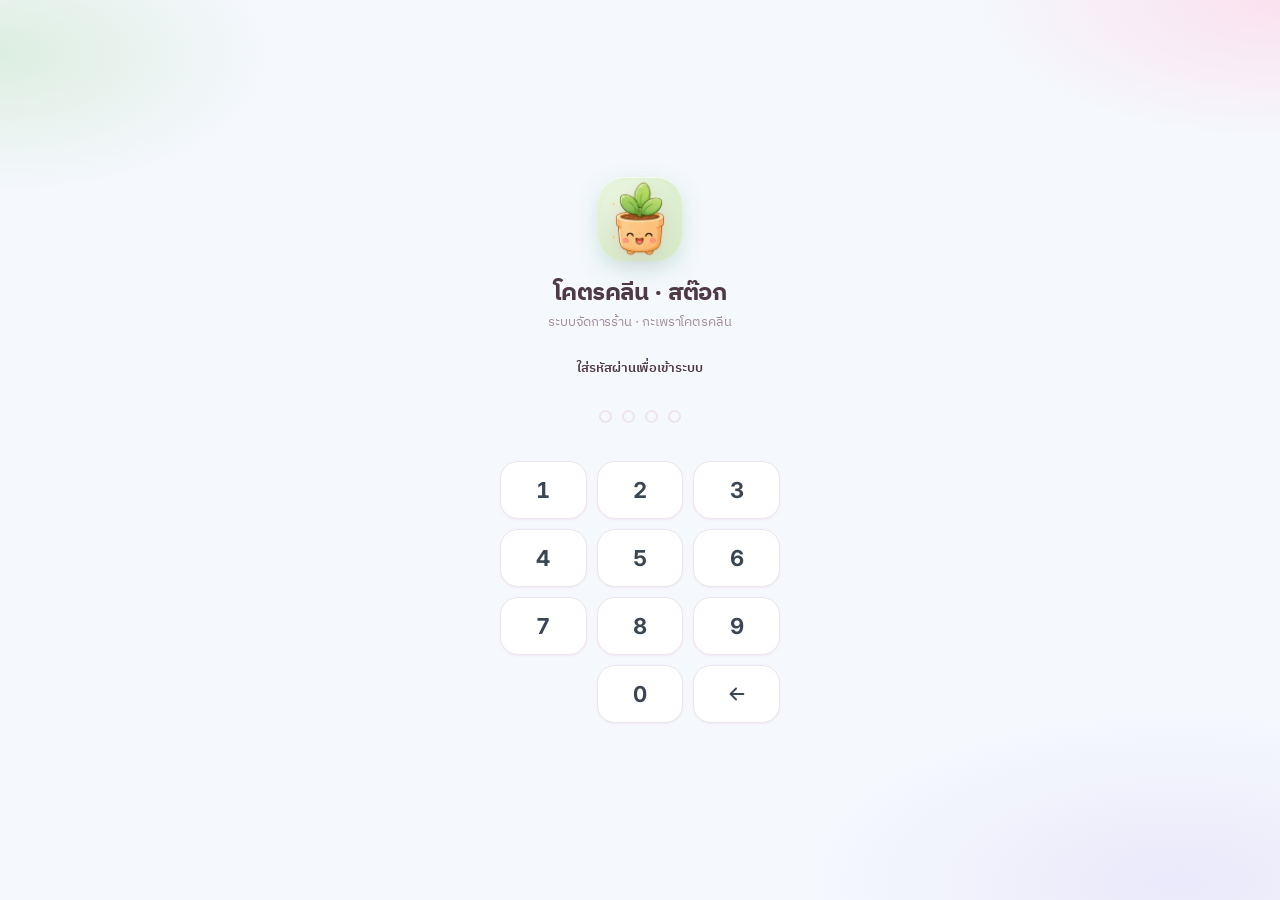
<file: index.html>
<!doctype html>
<html lang="th">
<head>
<meta charset="utf-8" />
<meta name="viewport" content="width=device-width, initial-scale=1, viewport-fit=cover" />
<meta name="theme-color" content="#62A8EC" />
<meta name="description" content="ระบบจัดการสต๊อก/รับของ ร้านกะเพราโคตรคลีน สาขาพระราม 9" />
<title>CleanFoodRama9 · ระบบสต๊อกโคตรคลีน</title>

<!-- PWA: ติดไอคอนหน้าจอ + เปิดเต็มจอเหมือนแอป -->
<link rel="manifest" href="manifest.webmanifest" />
<link rel="apple-touch-icon" href="icons/apple-touch-icon-180.png" />
<link rel="icon" type="image/png" sizes="192x192" href="icons/icon-192.png" />
<meta name="apple-mobile-web-app-capable" content="yes" />
<meta name="mobile-web-app-capable" content="yes" />
<meta name="apple-mobile-web-app-status-bar-style" content="default" />
<meta name="apple-mobile-web-app-title" content="โคตรคลีน" />

<!-- 1) design tokens (KodKlean House)  2) cookbook ui kit  3) prototype styles
     โหลดตามลำดับนี้เสมอ — proto.css override cookbook, cookbook ใช้ tokens -->
<link rel="stylesheet" href="_ds/colors_and_type.css" />
<link rel="stylesheet" href="css/cookbook.css" />
<link rel="stylesheet" href="css/proto.css" />
<!-- 4) Soft Kawaii skin — re-tints tokens + cuddly component polish (loads LAST) -->
<link rel="stylesheet" href="css/kawaii.css" />
</head>
<body>
  <div id="app"></div>

  <!-- Vanilla ES modules — ไม่มี build step เปิดไฟล์รันได้ตรงๆ -->
  <script type="module" src="src/app.js"></script>

  <!-- PWA service worker (cache-first app shell) — try/catch กันพังบนเบราว์เซอร์เก่า -->
  <script>
    if ("serviceWorker" in navigator) {
      window.addEventListener("load", function () {
        try { navigator.serviceWorker.register("sw.js").catch(function () {}); } catch (e) {}
      });
    }
  </script>
</body>
</html>
</file>
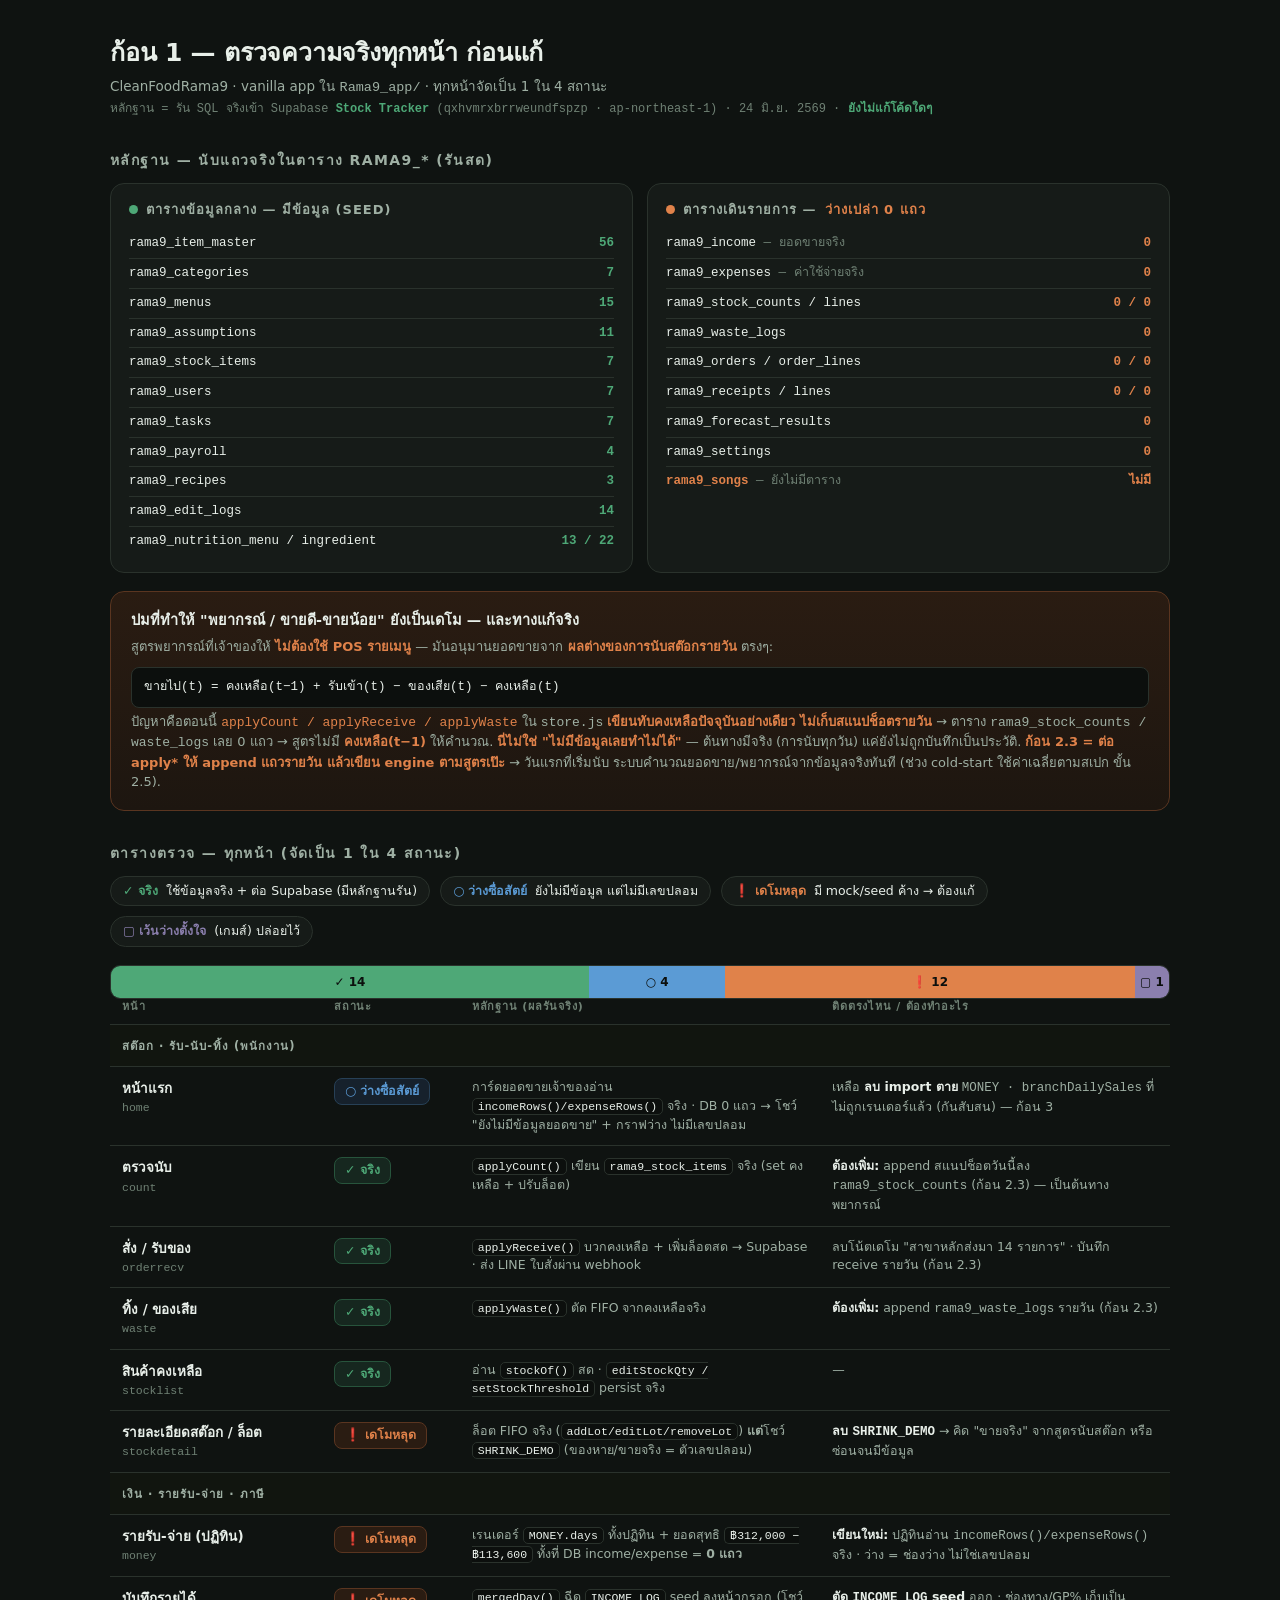
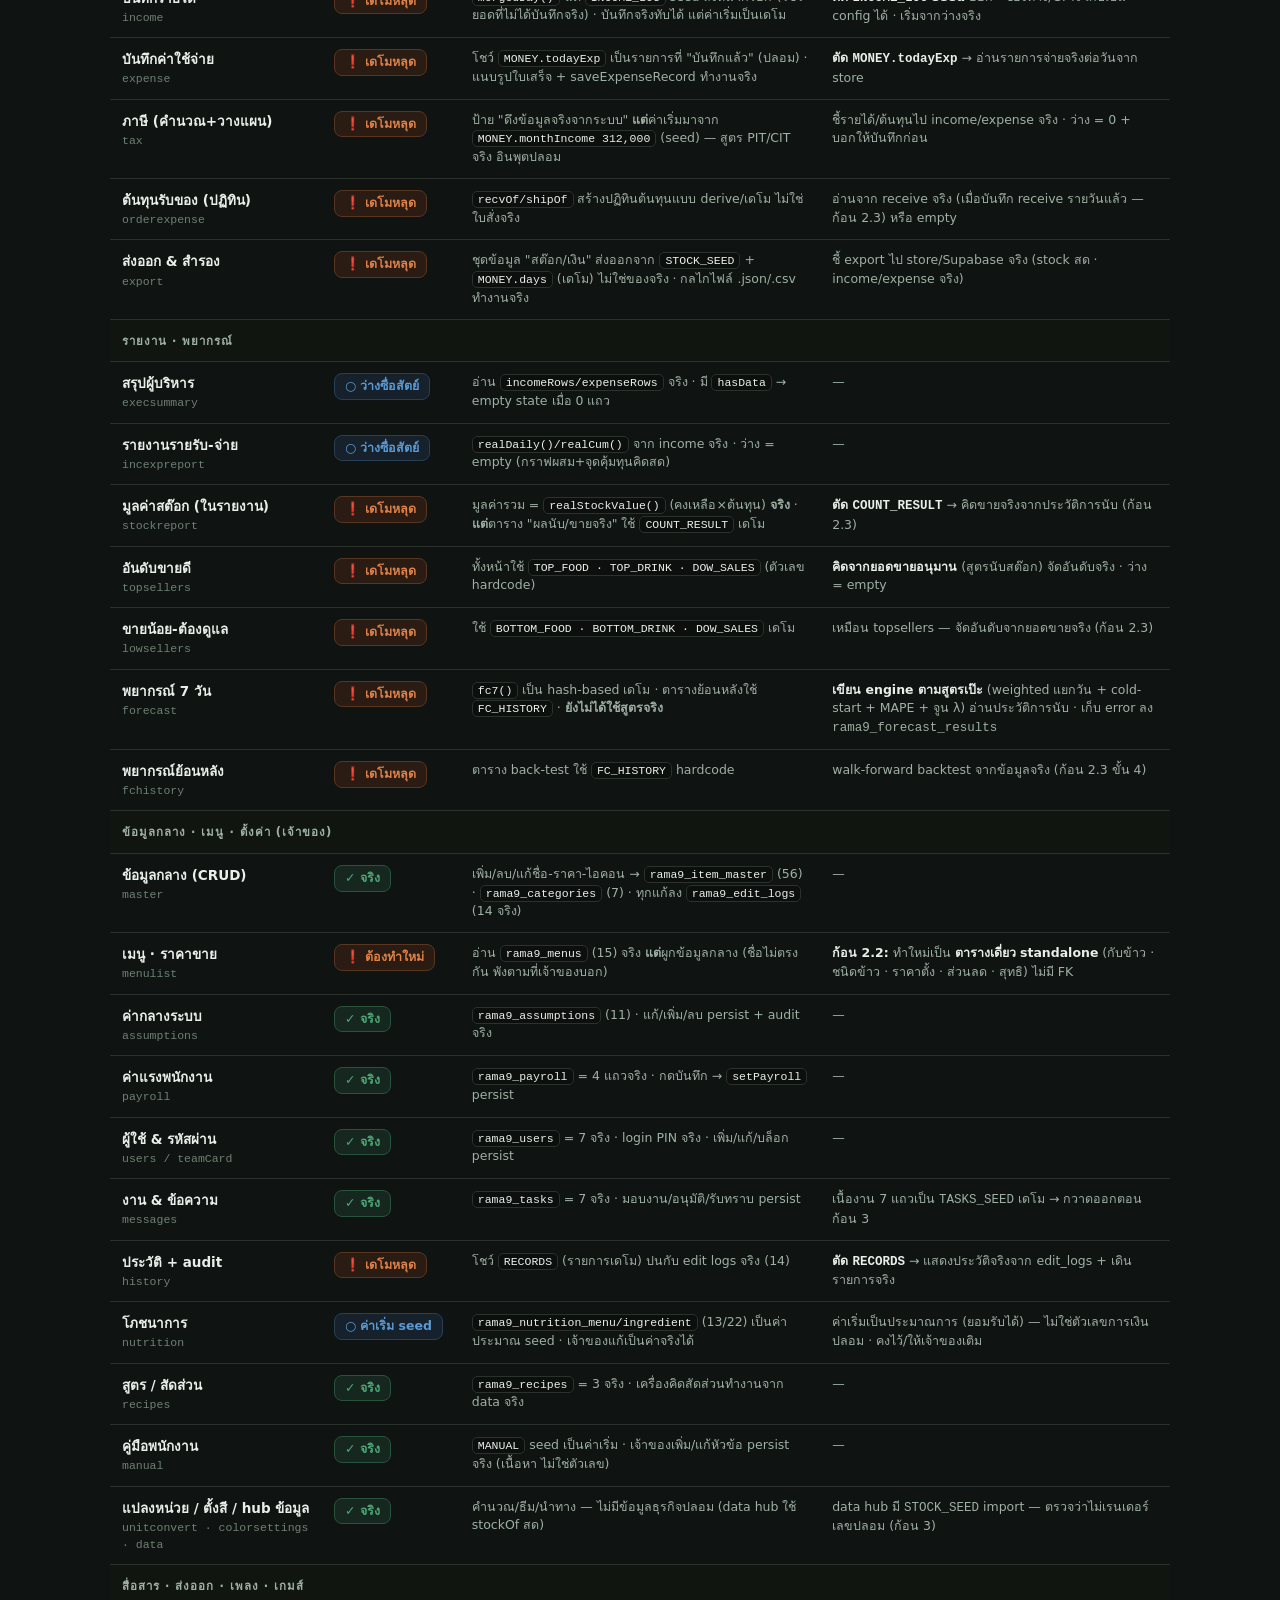
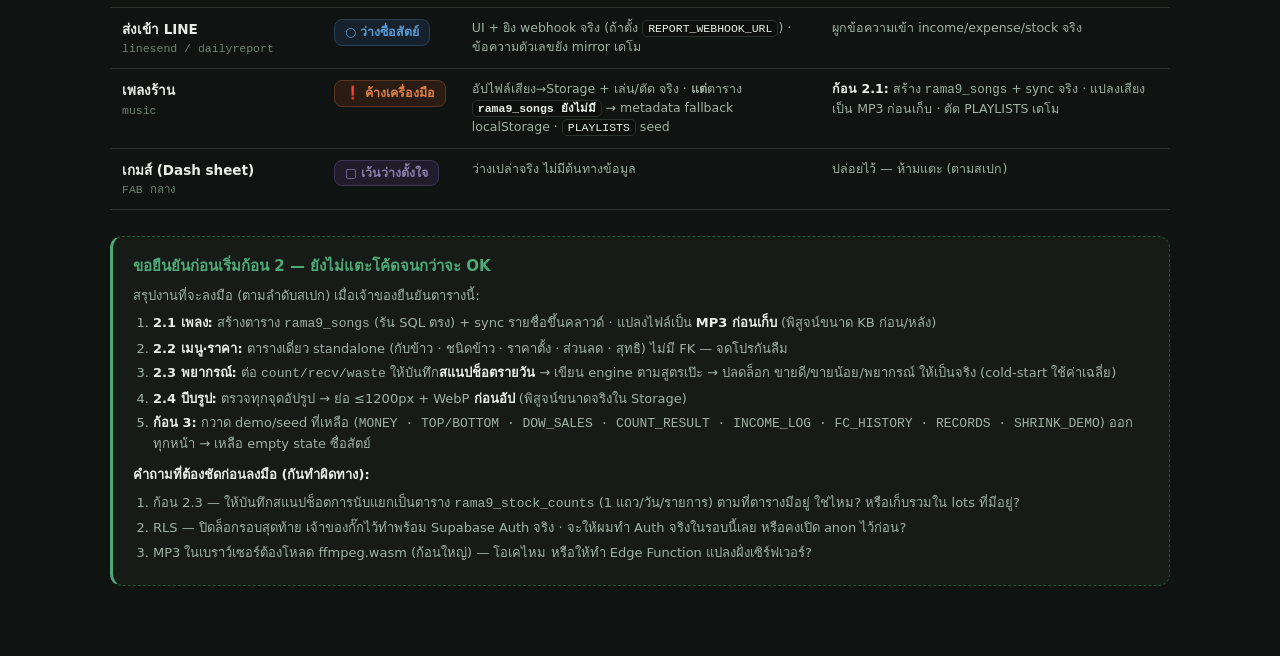
<file: AUDIT-ก้อน1.html>
<!DOCTYPE html>
<html lang="th">
<head>
<meta charset="utf-8">
<meta name="viewport" content="width=device-width, initial-scale=1">
<title>ก้อน 1 — ตรวจความจริงทุกหน้า · CleanFoodRama9</title>
<style>
  :root{
    --bg:#0f1311; --panel:#161b18; --panel2:#1b211d; --line:#2a322c;
    --ink:#e8efe9; --mut:#9fb0a4; --faint:#6f8174;
    --ok:#4ea877; --okbg:#16271f; --okln:#27543c;
    --empty:#5b9bd5; --emptybg:#16212c; --emptyln:#274056;
    --demo:#e0824a; --demobg:#2a1c12; --demoln:#5a3520;
    --blank:#8b7fae; --blankbg:#211c2b; --blankln:#3c3450;
    --warn:#e0b84a;
    --mono:ui-monospace,"SF Mono",Menlo,Consolas,monospace;
    --sans:-apple-system,"Segoe UI","Noto Sans Thai",system-ui,sans-serif;
  }
  *{box-sizing:border-box}
  html,body{margin:0;background:var(--bg);color:var(--ink);font-family:var(--sans);-webkit-font-smoothing:antialiased}
  body{padding:34px 22px 80px;line-height:1.5}
  .wrap{max-width:1060px;margin:0 auto}
  h1{font-size:25px;margin:0 0 4px;letter-spacing:-.2px}
  .sub{color:var(--mut);font-size:13.5px;margin-bottom:2px}
  .meta{color:var(--faint);font-size:12px;font-family:var(--mono);margin-bottom:24px}
  .meta b{color:var(--ok)}
  h2{font-size:14px;text-transform:uppercase;letter-spacing:1.4px;color:var(--mut);margin:32px 0 12px;font-weight:700}

  /* evidence */
  .evgrid{display:grid;grid-template-columns:1fr 1fr;gap:14px}
  @media(max-width:760px){.evgrid{grid-template-columns:1fr}.evtbl{grid-column:auto}}
  .card{background:var(--panel);border:1px solid var(--line);border-radius:14px;padding:16px 18px}
  .card h3{margin:0 0 10px;font-size:13px;color:var(--mut);text-transform:uppercase;letter-spacing:1px;font-weight:700;display:flex;align-items:center;gap:8px}
  .dot{width:9px;height:9px;border-radius:50%;flex:none}
  .rows{font-family:var(--mono);font-size:12.5px}
  .rows .r{display:flex;justify-content:space-between;padding:5px 0;border-bottom:1px solid var(--line)}
  .rows .r:last-child{border-bottom:none}
  .rows .n{font-weight:700}
  .n0{color:var(--demo)} .npos{color:var(--ok)}
  .tagmiss{color:var(--demo);font-weight:700}

  .crux{background:linear-gradient(180deg,#2a1c12,#1d1610);border:1px solid var(--demoln);border-radius:14px;padding:18px 20px;margin:18px 0 8px}
  .crux b{color:var(--demo)}
  .crux .formula{font-family:var(--mono);font-size:12.5px;color:var(--ink);background:#0c0f0d;border:1px solid var(--line);border-radius:8px;padding:10px 12px;margin:10px 0 4px;overflow-x:auto}

  /* legend */
  .legend{display:flex;flex-wrap:wrap;gap:10px;margin:8px 0 18px}
  .lg{display:inline-flex;align-items:center;gap:8px;font-size:12.5px;border:1px solid var(--line);border-radius:999px;padding:5px 12px;background:var(--panel)}
  .lg b{font-weight:700}
  .sok{color:var(--ok)} .sempty{color:var(--empty)} .sdemo{color:var(--demo)} .sblank{color:var(--blank)}

  /* table */
  table{width:100%;border-collapse:collapse;font-size:13px}
  thead th{text-align:left;color:var(--faint);font-weight:700;font-size:11px;text-transform:uppercase;letter-spacing:.8px;padding:0 12px 8px;border-bottom:1px solid var(--line)}
  tbody td{padding:11px 12px;border-bottom:1px solid var(--line);vertical-align:top}
  tbody tr:hover{background:var(--panel)}
  .pg{font-weight:700;font-size:13.5px}
  .pg small{display:block;color:var(--faint);font-weight:400;font-size:11.5px;font-family:var(--mono);margin-top:1px}
  .st{white-space:nowrap;font-weight:700;font-size:12.5px;display:inline-flex;align-items:center;gap:7px;padding:3px 10px;border-radius:8px}
  .st-ok{color:var(--ok);background:var(--okbg);border:1px solid var(--okln)}
  .st-empty{color:var(--empty);background:var(--emptybg);border:1px solid var(--emptyln)}
  .st-demo{color:var(--demo);background:var(--demobg);border:1px solid var(--demoln)}
  .st-blank{color:var(--blank);background:var(--blankbg);border:1px solid var(--blankln)}
  .ev{color:var(--mut);font-size:12.5px}
  .ev code{font-family:var(--mono);font-size:11.5px;color:var(--ink);background:#0c0f0d;border:1px solid var(--line);padding:1px 5px;border-radius:5px}
  .fix{color:var(--mut);font-size:12.5px}
  .fix b{color:var(--ink);font-weight:600}
  .sec-row td{background:#11150f;border-bottom:1px solid var(--line)}
  .sec-row .lab{font-weight:700;font-size:11.5px;letter-spacing:1px;text-transform:uppercase;color:var(--mut)}

  .count-bar{display:flex;gap:0;border-radius:10px;overflow:hidden;border:1px solid var(--line);margin:6px 0 0;height:34px}
  .cseg{display:flex;align-items:center;justify-content:center;font-size:12px;font-weight:700;color:#0c0f0d;gap:6px}

  .gate{background:var(--panel);border:1px dashed var(--okln);border-left:3px solid var(--ok);border-radius:12px;padding:18px 20px;margin-top:26px}
  .gate h3{margin:0 0 8px;font-size:15px;color:var(--ok)}
  .gate ol{margin:8px 0 0;padding-left:20px;color:var(--mut);font-size:13px}
  .gate li{margin:5px 0}
  .gate li b{color:var(--ink)}
</style>
</head>
<body>
<div class="wrap">

  <h1>ก้อน 1 — ตรวจความจริงทุกหน้า ก่อนแก้</h1>
  <div class="sub">CleanFoodRama9 · vanilla app ใน <code>Rama9_app/</code> · ทุกหน้าจัดเป็น 1 ใน 4 สถานะ</div>
  <div class="meta">หลักฐาน = รัน SQL จริงเข้า Supabase <b>Stock Tracker</b> (qxhvmrxbrrweundfspzp · ap-northeast-1) · 24 มิ.ย. 2569 · <b>ยังไม่แก้โค้ดใดๆ</b></div>

  <!-- ============ หลักฐานจาก DB จริง ============ -->
  <h2>หลักฐาน — นับแถวจริงในตาราง rama9_* (รันสด)</h2>
  <div class="evgrid">
    <div class="card">
      <h3><span class="dot" style="background:var(--ok)"></span>ตารางข้อมูลกลาง — มีข้อมูล (seed)</h3>
      <div class="rows">
        <div class="r"><span>rama9_item_master</span><span class="n npos">56</span></div>
        <div class="r"><span>rama9_categories</span><span class="n npos">7</span></div>
        <div class="r"><span>rama9_menus</span><span class="n npos">15</span></div>
        <div class="r"><span>rama9_assumptions</span><span class="n npos">11</span></div>
        <div class="r"><span>rama9_stock_items</span><span class="n npos">7</span></div>
        <div class="r"><span>rama9_users</span><span class="n npos">7</span></div>
        <div class="r"><span>rama9_tasks</span><span class="n npos">7</span></div>
        <div class="r"><span>rama9_payroll</span><span class="n npos">4</span></div>
        <div class="r"><span>rama9_recipes</span><span class="n npos">3</span></div>
        <div class="r"><span>rama9_edit_logs</span><span class="n npos">14</span></div>
        <div class="r"><span>rama9_nutrition_menu / ingredient</span><span class="n npos">13 / 22</span></div>
      </div>
    </div>
    <div class="card">
      <h3><span class="dot" style="background:var(--demo)"></span>ตารางเดินรายการ — <b style="color:var(--demo)">ว่างเปล่า 0 แถว</b></h3>
      <div class="rows">
        <div class="r"><span>rama9_income <span style="color:var(--faint)">— ยอดขายจริง</span></span><span class="n n0">0</span></div>
        <div class="r"><span>rama9_expenses <span style="color:var(--faint)">— ค่าใช้จ่ายจริง</span></span><span class="n n0">0</span></div>
        <div class="r"><span>rama9_stock_counts / lines</span><span class="n n0">0 / 0</span></div>
        <div class="r"><span>rama9_waste_logs</span><span class="n n0">0</span></div>
        <div class="r"><span>rama9_orders / order_lines</span><span class="n n0">0 / 0</span></div>
        <div class="r"><span>rama9_receipts / lines</span><span class="n n0">0 / 0</span></div>
        <div class="r"><span>rama9_forecast_results</span><span class="n n0">0</span></div>
        <div class="r"><span>rama9_settings</span><span class="n n0">0</span></div>
        <div class="r"><span><b class="tagmiss">rama9_songs</b> <span style="color:var(--faint)">— ยังไม่มีตาราง</span></span><span class="n n0">ไม่มี</span></div>
      </div>
    </div>
  </div>

  <!-- ============ ปมหลัก ============ -->
  <div class="crux">
    <div style="font-size:14.5px;font-weight:700;margin-bottom:6px">ปมที่ทำให้ "พยากรณ์ / ขายดี-ขายน้อย" ยังเป็นเดโม — และทางแก้จริง</div>
    <div style="color:var(--mut);font-size:13px">
      สูตรพยากรณ์ที่เจ้าของให้ <b>ไม่ต้องใช้ POS รายเมนู</b> — มันอนุมานยอดขายจาก <b>ผลต่างของการนับสต๊อกรายวัน</b> ตรงๆ:
    </div>
    <div class="formula">ขายไป(t) = คงเหลือ(t−1) + รับเข้า(t) − ของเสีย(t) − คงเหลือ(t)</div>
    <div style="color:var(--mut);font-size:13px">
      ปัญหาคือตอนนี้ <code style="font-family:var(--mono);color:var(--demo)">applyCount / applyReceive / applyWaste</code> ใน <code style="font-family:var(--mono)">store.js</code>
      <b>เขียนทับคงเหลือปัจจุบันอย่างเดียว ไม่เก็บสแนปช็อตรายวัน</b> → ตาราง <code style="font-family:var(--mono)">rama9_stock_counts / waste_logs</code> เลย 0 แถว →
      สูตรไม่มี <b>คงเหลือ(t−1)</b> ให้คำนวณ. <b style="color:var(--demo)">นี่ไม่ใช่ "ไม่มีข้อมูลเลยทำไม่ได้"</b> — ต้นทางมีจริง (การนับทุกวัน)
      แค่ยังไม่ถูกบันทึกเป็นประวัติ. <b>ก้อน 2.3 = ต่อ apply* ให้ append แถวรายวัน แล้วเขียน engine ตามสูตรเป๊ะ</b> →
      วันแรกที่เริ่มนับ ระบบคำนวณยอดขาย/พยากรณ์จากข้อมูลจริงทันที (ช่วง cold-start ใช้ค่าเฉลี่ยตามสเปก ขั้น 2.5).
    </div>
  </div>

  <!-- ============ Legend ============ -->
  <h2>ตารางตรวจ — ทุกหน้า (จัดเป็น 1 ใน 4 สถานะ)</h2>
  <div class="legend">
    <span class="lg"><b class="sok">✓ จริง</b> ใช้ข้อมูลจริง + ต่อ Supabase (มีหลักฐานรัน)</span>
    <span class="lg"><b class="sempty">○ ว่างซื่อสัตย์</b> ยังไม่มีข้อมูล แต่ไม่มีเลขปลอม</span>
    <span class="lg"><b class="sdemo">❗ เดโมหลุด</b> มี mock/seed ค้าง → ต้องแก้</span>
    <span class="lg"><b class="sblank">▢ เว้นว่างตั้งใจ</b> (เกมส์) ปล่อยไว้</span>
  </div>
  <div class="count-bar">
    <div class="cseg" style="background:var(--ok);flex:14">✓ 14</div>
    <div class="cseg" style="background:var(--empty);flex:4">○ 4</div>
    <div class="cseg" style="background:var(--demo);flex:12">❗ 12</div>
    <div class="cseg" style="background:var(--blank);flex:1">▢ 1</div>
  </div>

  <table>
    <thead><tr><th style="width:20%">หน้า</th><th style="width:13%">สถานะ</th><th style="width:34%">หลักฐาน (ผลรันจริง)</th><th style="width:33%">ติดตรงไหน / ต้องทำอะไร</th></tr></thead>
    <tbody>

      <tr class="sec-row"><td colspan="4"><span class="lab">สต๊อก · รับ-นับ-ทิ้ง (พนักงาน)</span></td></tr>

      <tr><td class="pg">หน้าแรก<small>home</small></td>
        <td><span class="st st-empty">○ ว่างซื่อสัตย์</span></td>
        <td class="ev">การ์ดยอดขายเจ้าของอ่าน <code>incomeRows()/expenseRows()</code> จริง · DB 0 แถว → โชว์ "ยังไม่มีข้อมูลยอดขาย" + กราฟว่าง ไม่มีเลขปลอม</td>
        <td class="fix">เหลือ <b>ลบ import ตาย</b> <code>MONEY · branchDailySales</code> ที่ไม่ถูกเรนเดอร์แล้ว (กันสับสน) — ก้อน 3</td></tr>

      <tr><td class="pg">ตรวจนับ<small>count</small></td>
        <td><span class="st st-ok">✓ จริง</span></td>
        <td class="ev"><code>applyCount()</code> เขียน <code>rama9_stock_items</code> จริง (set คงเหลือ + ปรับล็อต)</td>
        <td class="fix"><b>ต้องเพิ่ม:</b> append สแนปช็อตวันนี้ลง <code>rama9_stock_counts</code> (ก้อน 2.3) — เป็นต้นทางพยากรณ์</td></tr>

      <tr><td class="pg">สั่ง / รับของ<small>orderrecv</small></td>
        <td><span class="st st-ok">✓ จริง</span></td>
        <td class="ev"><code>applyReceive()</code> บวกคงเหลือ + เพิ่มล็อตสด → Supabase · ส่ง LINE ใบสั่งผ่าน webhook</td>
        <td class="fix">ลบโน้ตเดโม "สาขาหลักส่งมา 14 รายการ" · บันทึก receive รายวัน (ก้อน 2.3)</td></tr>

      <tr><td class="pg">ทิ้ง / ของเสีย<small>waste</small></td>
        <td><span class="st st-ok">✓ จริง</span></td>
        <td class="ev"><code>applyWaste()</code> ตัด FIFO จากคงเหลือจริง</td>
        <td class="fix"><b>ต้องเพิ่ม:</b> append <code>rama9_waste_logs</code> รายวัน (ก้อน 2.3)</td></tr>

      <tr><td class="pg">สินค้าคงเหลือ<small>stocklist</small></td>
        <td><span class="st st-ok">✓ จริง</span></td>
        <td class="ev">อ่าน <code>stockOf()</code> สด · <code>editStockQty / setStockThreshold</code> persist จริง</td>
        <td class="fix">—</td></tr>

      <tr><td class="pg">รายละเอียดสต๊อก / ล็อต<small>stockdetail</small></td>
        <td><span class="st st-demo">❗ เดโมหลุด</span></td>
        <td class="ev">ล็อต FIFO จริง (<code>addLot/editLot/removeLot</code>) <b>แต่</b>โชว์ <code>SHRINK_DEMO</code> (ของหาย/ขายจริง = ตัวเลขปลอม)</td>
        <td class="fix"><b>ลบ <code>SHRINK_DEMO</code></b> → คิด "ขายจริง" จากสูตรนับสต๊อก หรือซ่อนจนมีข้อมูล</td></tr>

      <tr class="sec-row"><td colspan="4"><span class="lab">เงิน · รายรับ-จ่าย · ภาษี</span></td></tr>

      <tr><td class="pg">รายรับ-จ่าย (ปฏิทิน)<small>money</small></td>
        <td><span class="st st-demo">❗ เดโมหลุด</span></td>
        <td class="ev">เรนเดอร์ <code>MONEY.days</code> ทั้งปฏิทิน + ยอดสุทธิ <code>฿312,000 − ฿113,600</code> ทั้งที่ DB income/expense = <b>0 แถว</b></td>
        <td class="fix"><b>เขียนใหม่:</b> ปฏิทินอ่าน <code>incomeRows()/expenseRows()</code> จริง · ว่าง = ช่องว่าง ไม่ใช่เลขปลอม</td></tr>

      <tr><td class="pg">บันทึกรายได้<small>income</small></td>
        <td><span class="st st-demo">❗ เดโมหลุด</span></td>
        <td class="ev"><code>mergedDay()</code> ฉีด <code>INCOME_LOG</code> seed ลงหน้ากรอก (โชว์ยอดที่ไม่ได้บันทึกจริง) · บันทึกจริงทับได้ แต่ค่าเริ่มเป็นเดโม</td>
        <td class="fix"><b>ตัด <code>INCOME_LOG</code> seed</b> ออก · ช่องทาง/GP% เก็บเป็น config ได้ · เริ่มจากว่างจริง</td></tr>

      <tr><td class="pg">บันทึกค่าใช้จ่าย<small>expense</small></td>
        <td><span class="st st-demo">❗ เดโมหลุด</span></td>
        <td class="ev">โชว์ <code>MONEY.todayExp</code> เป็นรายการที่ "บันทึกแล้ว" (ปลอม) · แนบรูปใบเสร็จ + saveExpenseRecord ทำงานจริง</td>
        <td class="fix"><b>ตัด <code>MONEY.todayExp</code></b> → อ่านรายการจ่ายจริงต่อวันจาก store</td></tr>

      <tr><td class="pg">ภาษี (คำนวณ+วางแผน)<small>tax</small></td>
        <td><span class="st st-demo">❗ เดโมหลุด</span></td>
        <td class="ev">ป้าย "ดึงข้อมูลจริงจากระบบ" <b>แต่</b>ค่าเริ่มมาจาก <code>MONEY.monthIncome 312,000</code> (seed) — สูตร PIT/CIT จริง อินพุตปลอม</td>
        <td class="fix">ชี้รายได้/ต้นทุนไป income/expense จริง · ว่าง = 0 + บอกให้บันทึกก่อน</td></tr>

      <tr><td class="pg">ต้นทุนรับของ (ปฏิทิน)<small>orderexpense</small></td>
        <td><span class="st st-demo">❗ เดโมหลุด</span></td>
        <td class="ev"><code>recvOf/shipOf</code> สร้างปฏิทินต้นทุนแบบ derive/เดโม ไม่ใช่ใบสั่งจริง</td>
        <td class="fix">อ่านจาก receive จริง (เมื่อบันทึก receive รายวันแล้ว — ก้อน 2.3) หรือ empty</td></tr>

      <tr><td class="pg">ส่งออก & สำรอง<small>export</small></td>
        <td><span class="st st-demo">❗ เดโมหลุด</span></td>
        <td class="ev">ชุดข้อมูล "สต๊อก/เงิน" ส่งออกจาก <code>STOCK_SEED</code> + <code>MONEY.days</code> (เดโม) ไม่ใช่ของจริง · กลไกไฟล์ .json/.csv ทำงานจริง</td>
        <td class="fix">ชี้ export ไป store/Supabase จริง (stock สด · income/expense จริง)</td></tr>

      <tr class="sec-row"><td colspan="4"><span class="lab">รายงาน · พยากรณ์</span></td></tr>

      <tr><td class="pg">สรุปผู้บริหาร<small>execsummary</small></td>
        <td><span class="st st-empty">○ ว่างซื่อสัตย์</span></td>
        <td class="ev">อ่าน <code>incomeRows/expenseRows</code> จริง · มี <code>hasData</code> → empty state เมื่อ 0 แถว</td>
        <td class="fix">—</td></tr>

      <tr><td class="pg">รายงานรายรับ-จ่าย<small>incexpreport</small></td>
        <td><span class="st st-empty">○ ว่างซื่อสัตย์</span></td>
        <td class="ev"><code>realDaily()/realCum()</code> จาก income จริง · ว่าง = empty (กราฟผสม+จุดคุ้มทุนคิดสด)</td>
        <td class="fix">—</td></tr>

      <tr><td class="pg">มูลค่าสต๊อก (ในรายงาน)<small>stockreport</small></td>
        <td><span class="st st-demo">❗ เดโมหลุด</span></td>
        <td class="ev">มูลค่ารวม = <code>realStockValue()</code> (คงเหลือ×ต้นทุน) <b>จริง</b> · <b>แต่</b>ตาราง "ผลนับ/ขายจริง" ใช้ <code>COUNT_RESULT</code> เดโม</td>
        <td class="fix"><b>ตัด <code>COUNT_RESULT</code></b> → คิดขายจริงจากประวัติการนับ (ก้อน 2.3)</td></tr>

      <tr><td class="pg">อันดับขายดี<small>topsellers</small></td>
        <td><span class="st st-demo">❗ เดโมหลุด</span></td>
        <td class="ev">ทั้งหน้าใช้ <code>TOP_FOOD · TOP_DRINK · DOW_SALES</code> (ตัวเลข hardcode)</td>
        <td class="fix"><b>คิดจากยอดขายอนุมาน</b> (สูตรนับสต๊อก) จัดอันดับจริง · ว่าง = empty</td></tr>

      <tr><td class="pg">ขายน้อย-ต้องดูแล<small>lowsellers</small></td>
        <td><span class="st st-demo">❗ เดโมหลุด</span></td>
        <td class="ev">ใช้ <code>BOTTOM_FOOD · BOTTOM_DRINK · DOW_SALES</code> เดโม</td>
        <td class="fix">เหมือน topsellers — จัดอันดับจากยอดขายจริง (ก้อน 2.3)</td></tr>

      <tr><td class="pg">พยากรณ์ 7 วัน<small>forecast</small></td>
        <td><span class="st st-demo">❗ เดโมหลุด</span></td>
        <td class="ev"><code>fc7()</code> เป็น hash-based เดโม · ตารางย้อนหลังใช้ <code>FC_HISTORY</code> · <b>ยังไม่ได้ใช้สูตรจริง</b></td>
        <td class="fix"><b>เขียน engine ตามสูตรเป๊ะ</b> (weighted แยกวัน + cold-start + MAPE + จูน λ) อ่านประวัติการนับ · เก็บ error ลง <code>rama9_forecast_results</code></td></tr>

      <tr><td class="pg">พยากรณ์ย้อนหลัง<small>fchistory</small></td>
        <td><span class="st st-demo">❗ เดโมหลุด</span></td>
        <td class="ev">ตาราง back-test ใช้ <code>FC_HISTORY</code> hardcode</td>
        <td class="fix">walk-forward backtest จากข้อมูลจริง (ก้อน 2.3 ขั้น 4)</td></tr>

      <tr class="sec-row"><td colspan="4"><span class="lab">ข้อมูลกลาง · เมนู · ตั้งค่า (เจ้าของ)</span></td></tr>

      <tr><td class="pg">ข้อมูลกลาง (CRUD)<small>master</small></td>
        <td><span class="st st-ok">✓ จริง</span></td>
        <td class="ev">เพิ่ม/ลบ/แก้ชื่อ-ราคา-ไอคอน → <code>rama9_item_master</code> (56) · <code>rama9_categories</code> (7) · ทุกแก้ลง <code>rama9_edit_logs</code> (14 จริง)</td>
        <td class="fix">—</td></tr>

      <tr><td class="pg">เมนู · ราคาขาย<small>menulist</small></td>
        <td><span class="st st-demo">❗ ต้องทำใหม่</span></td>
        <td class="ev">อ่าน <code>rama9_menus</code> (15) จริง <b>แต่</b>ผูกข้อมูลกลาง (ชื่อไม่ตรงกัน พังตามที่เจ้าของบอก)</td>
        <td class="fix"><b>ก้อน 2.2:</b> ทำใหม่เป็น <b>ตารางเดี่ยว standalone</b> (กับข้าว · ชนิดข้าว · ราคาตั้ง · ส่วนลด · สุทธิ) ไม่มี FK</td></tr>

      <tr><td class="pg">ค่ากลางระบบ<small>assumptions</small></td>
        <td><span class="st st-ok">✓ จริง</span></td>
        <td class="ev"><code>rama9_assumptions</code> (11) · แก้/เพิ่ม/ลบ persist + audit จริง</td>
        <td class="fix">—</td></tr>

      <tr><td class="pg">ค่าแรงพนักงาน<small>payroll</small></td>
        <td><span class="st st-ok">✓ จริง</span></td>
        <td class="ev"><code>rama9_payroll</code> = 4 แถวจริง · กดบันทึก → <code>setPayroll</code> persist</td>
        <td class="fix">—</td></tr>

      <tr><td class="pg">ผู้ใช้ & รหัสผ่าน<small>users / teamCard</small></td>
        <td><span class="st st-ok">✓ จริง</span></td>
        <td class="ev"><code>rama9_users</code> = 7 จริง · login PIN จริง · เพิ่ม/แก้/บล็อก persist</td>
        <td class="fix">—</td></tr>

      <tr><td class="pg">งาน & ข้อความ<small>messages</small></td>
        <td><span class="st st-ok">✓ จริง</span></td>
        <td class="ev"><code>rama9_tasks</code> = 7 จริง · มอบงาน/อนุมัติ/รับทราบ persist</td>
        <td class="fix">เนื้องาน 7 แถวเป็น <code>TASKS_SEED</code> เดโม → กวาดออกตอนก้อน 3</td></tr>

      <tr><td class="pg">ประวัติ + audit<small>history</small></td>
        <td><span class="st st-demo">❗ เดโมหลุด</span></td>
        <td class="ev">โชว์ <code>RECORDS</code> (รายการเดโม) ปนกับ edit logs จริง (14)</td>
        <td class="fix"><b>ตัด <code>RECORDS</code></b> → แสดงประวัติจริงจาก edit_logs + เดินรายการจริง</td></tr>

      <tr><td class="pg">โภชนาการ<small>nutrition</small></td>
        <td><span class="st st-empty">○ ค่าเริ่ม seed</span></td>
        <td class="ev"><code>rama9_nutrition_menu/ingredient</code> (13/22) เป็นค่าประมาณ seed · เจ้าของแก้เป็นค่าจริงได้</td>
        <td class="fix">ค่าเริ่มเป็นประมาณการ (ยอมรับได้) — ไม่ใช่ตัวเลขการเงินปลอม · คงไว้/ให้เจ้าของเติม</td></tr>

      <tr><td class="pg">สูตร / สัดส่วน<small>recipes</small></td>
        <td><span class="st st-ok">✓ จริง</span></td>
        <td class="ev"><code>rama9_recipes</code> = 3 จริง · เครื่องคิดสัดส่วนทำงานจาก data จริง</td>
        <td class="fix">—</td></tr>

      <tr><td class="pg">คู่มือพนักงาน<small>manual</small></td>
        <td><span class="st st-ok">✓ จริง</span></td>
        <td class="ev"><code>MANUAL</code> seed เป็นค่าเริ่ม · เจ้าของเพิ่ม/แก้หัวข้อ persist จริง (เนื้อหา ไม่ใช่ตัวเลข)</td>
        <td class="fix">—</td></tr>

      <tr><td class="pg">แปลงหน่วย / ตั้งสี / hub ข้อมูล<small>unitconvert · colorsettings · data</small></td>
        <td><span class="st st-ok">✓ จริง</span></td>
        <td class="ev">คำนวณ/ธีม/นำทาง — ไม่มีข้อมูลธุรกิจปลอม (data hub ใช้ stockOf สด)</td>
        <td class="fix">data hub มี <code>STOCK_SEED</code> import — ตรวจว่าไม่เรนเดอร์เลขปลอม (ก้อน 3)</td></tr>

      <tr class="sec-row"><td colspan="4"><span class="lab">สื่อสาร · ส่งออก · เพลง · เกมส์</span></td></tr>

      <tr><td class="pg">ส่งเข้า LINE<small>linesend / dailyreport</small></td>
        <td><span class="st st-empty">○ ว่างซื่อสัตย์</span></td>
        <td class="ev">UI + ยิง webhook จริง (ถ้าตั้ง <code>REPORT_WEBHOOK_URL</code>) · ข้อความตัวเลขยัง mirror เดโม</td>
        <td class="fix">ผูกข้อความเข้า income/expense/stock จริง</td></tr>

      <tr><td class="pg">เพลงร้าน<small>music</small></td>
        <td><span class="st st-demo">❗ ค้างเครื่องมือ</span></td>
        <td class="ev">อัปไฟล์เสียง→Storage + เล่น/ตัด จริง · <b>แต่</b>ตาราง <code class="tagmiss">rama9_songs ยังไม่มี</code> → metadata fallback localStorage · <code>PLAYLISTS</code> seed</td>
        <td class="fix"><b>ก้อน 2.1:</b> สร้าง <code>rama9_songs</code> + sync จริง · แปลงเสียงเป็น MP3 ก่อนเก็บ · ตัด PLAYLISTS เดโม</td></tr>

      <tr><td class="pg">เกมส์ (Dash sheet)<small>FAB กลาง</small></td>
        <td><span class="st st-blank">▢ เว้นว่างตั้งใจ</span></td>
        <td class="ev">ว่างเปล่าจริง ไม่มีต้นทางข้อมูล</td>
        <td class="fix">ปล่อยไว้ — ห้ามแตะ (ตามสเปก)</td></tr>

    </tbody>
  </table>

  <!-- ============ Gate ============ -->
  <div class="gate">
    <h3>ขอยืนยันก่อนเริ่มก้อน 2 — ยังไม่แตะโค้ดจนกว่าจะ OK</h3>
    <div style="color:var(--mut);font-size:13px">สรุปงานที่จะลงมือ (ตามลำดับสเปก) เมื่อเจ้าของยืนยันตารางนี้:</div>
    <ol>
      <li><b>2.1 เพลง:</b> สร้างตาราง <code>rama9_songs</code> (รัน SQL ตรง) + sync รายชื่อขึ้นคลาวด์ · แปลงไฟล์เป็น <b>MP3 ก่อนเก็บ</b> (พิสูจน์ขนาด KB ก่อน/หลัง)</li>
      <li><b>2.2 เมนู·ราคา:</b> ตารางเดี่ยว standalone (กับข้าว · ชนิดข้าว · ราคาตั้ง · ส่วนลด · สุทธิ) ไม่มี FK — จดโปรกันลืม</li>
      <li><b>2.3 พยากรณ์:</b> ต่อ <code>count/recv/waste</code> ให้บันทึก<b>สแนปช็อตรายวัน</b> → เขียน engine ตามสูตรเป๊ะ → ปลดล็อก ขายดี/ขายน้อย/พยากรณ์ ให้เป็นจริง (cold-start ใช้ค่าเฉลี่ย)</li>
      <li><b>2.4 บีบรูป:</b> ตรวจทุกจุดอัปรูป → ย่อ ≤1200px + WebP <b>ก่อนอัป</b> (พิสูจน์ขนาดจริงใน Storage)</li>
      <li><b>ก้อน 3:</b> กวาด demo/seed ที่เหลือ (<code>MONEY · TOP/BOTTOM · DOW_SALES · COUNT_RESULT · INCOME_LOG · FC_HISTORY · RECORDS · SHRINK_DEMO</code>) ออกทุกหน้า → เหลือ empty state ซื่อสัตย์</li>
    </ol>
    <div style="color:var(--ink);font-size:13px;margin-top:12px">
      <b>คำถามที่ต้องชัดก่อนลงมือ (กันทำผิดทาง):</b>
      <ol style="color:var(--mut)">
        <li>ก้อน 2.3 — ให้บันทึกสแนปช็อตการนับแยกเป็นตาราง <code>rama9_stock_counts</code> (1 แถว/วัน/รายการ) ตามที่ตารางมีอยู่ ใช่ไหม? หรือเก็บรวมใน lots ที่มีอยู่?</li>
        <li>RLS — ปิดล็อกรอบสุดท้าย เจ้าของกั๊กไว้ทำพร้อม Supabase Auth จริง · จะให้ผมทำ Auth จริงในรอบนี้เลย หรือคงเปิด anon ไว้ก่อน?</li>
        <li>MP3 ในเบราว์เซอร์ต้องโหลด ffmpeg.wasm (ก้อนใหญ่) — โอเคไหม หรือให้ทำ Edge Function แปลงฝั่งเซิร์ฟเวอร์?</li>
      </ol>
    </div>
  </div>

</div>
</body>
</html>
</file>
<file: _ds/colors_and_type.css>
/* ============================================================
   โคตรคลีน · KodKlean House — Design Tokens
   A multi-brand healthy food-science house (Thailand).
   โคตรคลีน (KodKlean) is the HOLDING / parent brand; under it sit
   four product brands: กะเพราโคตรคลีน, 5% ข้าวมันไก่, Re:Drink,
   ลูกสาวทำเอง. One green spine on warm neutral + a neutral holding
   tone + four brand accent skins. Derived from the Recipe App +
   Capture PWA codebases and the brand asset library.
   ============================================================ */

/* ---- Webfonts (CDN — codebases load these from Google Fonts) ---- */
@import url("https://fonts.googleapis.com/css2?family=IBM+Plex+Sans+Thai:wght@400;500;600;700&family=Noto+Sans+Thai:wght@400;500;600;700;800&family=Inter:wght@400;500;600;700;800&family=Trirong:ital,wght@0,400;0,500;0,600;0,700;1,400&family=Mali:ital,wght@0,400;0,500;0,600;1,400&family=Spline+Sans+Mono:wght@400;500&display=swap");

:root {
  /* ========================================================
     HOUSE PALETTE — basil green on warm neutral
     The shared spine across every brand & every internal tool.
     ======================================================== */

  /* Warm neutral surfaces */
  --bg:            #F6F7F4;   /* app background */
  --bg-deep:       #EFF1EC;   /* sunk / track */
  --surface:       #FFFFFF;   /* cards */
  --surface-soft:  #F3F7F1;   /* tinted surface */
  --surface-tint:  #FAFAF8;   /* hover surface */
  --cream:         #F4EFE3;   /* brand cream (badges, 5% ivory) */

  /* Ink */
  --text:          #111827;   /* primary ink */
  --text-2:        #374151;   /* secondary ink */
  --muted:         #6B7280;   /* tertiary */
  --faint:         #9CA3AF;   /* quaternary / placeholder */

  /* House basil green (primary) */
  --primary:       #16A34A;   /* house green */
  --primary-dark:  #0F7A35;   /* pressed / deep */
  --primary-deep:  #047857;   /* theme-color, darkest */
  --primary-soft:  #DCFCE7;   /* tint fill */
  --primary-ink:   #14532D;   /* on-tint text */
  --primary-tint:  #ECFDF3;   /* faintest wash */

  /* Lines */
  --border:        #E7E9E3;
  --border-soft:   #EEF0EA;

  /* Status (shared) */
  --warning:       #F59E0B;  --warning-soft: #FEF3C7;  --warning-ink: #92400E;
  --danger:        #EF4444;  --danger-soft:  #FEE2E2;  --danger-ink:  #991B1B;
  --info:          #2563EB;  --info-soft:    #DBEAFE;  --info-ink:    #1E40AF;
  --review:        #E0A93B;  /* amber review */
  --dup:           #8A7FD0;  /* violet duplicate */

  /* Tinted card washes */
  --tint-green:    #ECFDF3;
  --tint-amber:    #FFF7E6;
  --tint-blue:     #EFF4FE;
  --tint-rose:     #FFF1F2;
  --tint-violet:   #F3F0FE;

  /* ========================================================
     RADIUS  (rounded, friendly — never sharp)
     ======================================================== */
  --r-xs: 8px;
  --r-sm: 12px;
  --r-md: 16px;
  --r-lg: 20px;
  --r-xl: 24px;
  --r-2xl: 28px;
  --r-pill: 999px;

  /* ========================================================
     SHADOW  (soft, low-contrast, cool-grey — never harsh)
     ======================================================== */
  --shadow-xs: 0 1px 2px rgba(15,23,42,0.04);
  --shadow-sm: 0 1px 2px rgba(15,23,42,0.04), 0 2px 6px rgba(15,23,42,0.04);
  --shadow-md: 0 6px 18px rgba(15,23,42,0.06), 0 2px 4px rgba(15,23,42,0.04);
  --shadow-lg: 0 18px 40px rgba(15,23,42,0.14), 0 4px 12px rgba(15,23,42,0.08);
  --shadow-nav: 0 8px 32px rgba(15,23,42,0.10), 0 2px 6px rgba(15,23,42,0.05);
  --shadow-brand: 0 8px 22px rgba(22,163,74,0.30);

  /* ========================================================
     SPACING  (4px base grid)
     ======================================================== */
  --s-1: 4px;  --s-2: 8px;  --s-3: 12px; --s-4: 16px;
  --s-5: 20px; --s-6: 24px; --s-8: 32px; --s-10: 40px; --s-12: 48px;

  /* ========================================================
     TYPE — families
     ======================================================== */
  /* UI / body. IBM Plex Sans Thai is the workhorse (Recipe App). */
  --font-ui:    "IBM Plex Sans Thai", "Inter", system-ui, -apple-system, "Segoe UI", sans-serif;
  /* Alt Thai body — slightly warmer, used in the Capture PWA */
  --font-thai:  "Noto Sans Thai", "IBM Plex Sans Thai", system-ui, sans-serif;
  /* Latin & tabular numerals */
  --font-num:   "Inter", "IBM Plex Sans Thai", sans-serif;
  /* Mono — codes, IDs, timestamps */
  --font-mono:  "Spline Sans Mono", ui-monospace, "SF Mono", monospace;
  /* Premium serif display — the 5% Chicken Rice voice */
  --font-serif: "Trirong", "Noto Serif Thai", Georgia, serif;
  /* Hand / script — the ลูกสาวทำเอง (Daughter Made It) warmth */
  --font-script:"Mali", "IBM Plex Sans Thai", cursive;

  /* TYPE — semantic scale (mobile-first product UI) */
  --display:   800 34px/1.1   var(--font-ui);
  --h1:        700 24px/1.2   var(--font-ui);
  --h2:        700 18px/1.25  var(--font-ui);
  --h3:        700 16px/1.3   var(--font-ui);
  --title:     700 15px/1.35  var(--font-ui);
  --body:      400 15px/1.55  var(--font-ui);
  --body-sm:   400 13px/1.5   var(--font-ui);
  --label:     600 12px/1.3   var(--font-ui);
  --overline:  700 11px/1.3   var(--font-ui);  /* + letter-spacing .06em, uppercase */
  --num-lg:    800 26px/1.1   var(--font-num); /* stat numerals, tabular */
  --caption:   500 12px/1.4   var(--font-ui);

  /* Letter-spacing */
  --tracking-tight: -0.02em;  /* headings */
  --tracking-body:  -0.005em; /* body */
  --tracking-wide:  0.06em;   /* overlines / labels */
}

/* ============================================================
   HOLDING / PARENT — โคตรคลีน · KodKlean
   The umbrella brand. Use this neutral, corporate tone for any
   surface that sits ABOVE the individual brands — the group
   overview, a consolidated financial-report webapp, the landing
   that shows brand cards to drill into, investor / about pages.
   It reads: healthy, trustworthy, refined, data-friendly. One
   step calmer and more "evergreen" than the punchy basil green,
   with a gold hairline that ties every sub-brand together.
   ============================================================ */
.brand-holding,
:root {
  --hold-primary:   #128A5A;  /* refined evergreen — corporate */
  --hold-deep:      #0B5C3C;  /* darkest, headers / ink-on-light */
  --hold-bright:    #2FB179;  /* hover / highlight */
  --hold-soft:      #E2F3EA;  /* tint fill */
  --hold-ink:       #12241C;  /* near-black green ink */
  --hold-accent:    #C7A249;  /* house gold — the connective thread */
  --hold-accent-dk: #9A7A2E;
  --hold-surface:   #F7F8F5;  /* cool-warm corporate paper */
  --hold-panel:     #FFFFFF;
  --hold-slate:     #5B6B63;  /* muted text for data UIs */
  --hold-line:      #E4E8E3;
}

/* ============================================================
   BRAND ACCENT SKINS
   Apply a class to a wrapper to retint a surface for one brand.
   The holding green is the neutral default; brands layer ON TOP.
   Every brand keeps a HEALTHY signal (a green anchor or fresh
   surface) no matter how premium / vivid / pastel it gets.
   ============================================================ */

/* 1 — กะเพราโคตรคลีน  (flagship · value clean food)
   Official identity palette. Deep forest + emerald on soft cream,
   warm gold accent, fresh-leaf bright. Natural, clean, generous. */
.brand-kaprao {
  --b-primary:    #4E8F66;   /* Emerald Green — main */
  --b-primary-dk: #3B6B4F;   /* Deep Forest */
  --b-bright:     #A7C97A;   /* Fresh Leaf — lively highlight */
  --b-soft:       #E7F0E2;
  --b-accent:     #C8A557;   /* Warm Gold */
  --b-ink:        #2C3F31;
  --b-surface:    #F5F2E8;   /* Soft Cream */
  --b-font-disp:  var(--font-ui);
}

/* 2 — 5% ข้าวมันไก่  (premium · scientific · healthy)
   Official identity palette. Luxury gold on DEEP EMERALD — the green
   stage is itself the honest "healthy" tell beneath the luxury.
   High self-contrast (gold ⇄ deep green/charcoal), fully cohesive. */
.brand-5pct {
  --b-primary:    #D4AF37;   /* Luxury Gold — main */
  --b-primary-dk: #A9892A;   /* deep antique gold */
  --b-bright:     #E8D08A;   /* gilt highlight */
  --b-accent:     #135B43;   /* Jade Green — the healthy tell */
  --b-ink:        #1A1A1A;   /* Charcoal */
  --b-surface:    #0A2B21;   /* Deep Emerald stage */
  --b-ivory:      #F7F4EC;   /* Ivory White / negative-space bg */
  --b-font-disp:  var(--font-serif);
}

/* 3 — Re:Drink  (functional drinks · MOST scientific)
   Official identity palette. MAIN IS TEAL — a teal→ocean-cyan base,
   with a vivid functional rainbow (one colour per function/flavour)
   echoing the molecular-swoosh logo. Lab-bright, bold, credible. */
.brand-redrink {
  --b-primary:    #0B5D6B;   /* Deep Teal — MAIN */
  --b-primary-dk: #084551;
  --b-bright:     #1296A3;   /* Ocean Cyan */
  --b-turq:       #21B7B5;   /* Turquoise */
  --b-soft:       #E3F2F3;
  --b-ink:        #08323A;
  --b-surface:    #F4FAFB;   /* cool fresh wash */
  /* functional spectrum — pick per drink / data series */
  --b-orange:     #FF8A1C;   /* Vital Orange — energy / citrus */
  --b-yellow:     #FFD23F;   /* Sunshine Yellow — vitamin C */
  --b-lime:       #8AC640;   /* Lime Green — detox / greens */
  --b-berry:      #C03A8C;   /* Magenta Berry — antioxidant */
  --b-accent:     var(--b-turq);
  --b-font-disp:  var(--font-ui);
}

/* 4 — ลูกสาวทำเอง  (warm · sincere · premium-homemade)
   Official identity palette. Soft, varied PASTELS on cream with a
   cocoa-brown/charcoal hand-drawn ink for the mascot line art.
   Gentle, nostalgic, never loud. */
.brand-luksao {
  --b-primary:    #A8C7A1;   /* Sage Green — main calm anchor */
  --b-primary-dk: #8B5E3C;   /* Cocoa Brown — depth / line accents */
  --b-ink:        #333333;   /* Charcoal — doodle line art */
  --b-accent:     #F5C6C6;   /* Blush Pink — signature warmth */
  --b-surface:    #FFF7EC;   /* Cream Ivory */
  --b-beige:      #EADBC6;   /* Warm Beige */
  /* pastel accent skins — rotate across menus / categories */
  --b-blush:      #F5C6C6;   /* Coral Delight */
  --b-peach:      #FFC8A6;   /* Soft Peach / Terracotta */
  --b-lemon:      #FCE7A0;   /* Lemon Zest */
  --b-mint:       #CDE7D0;   /* Mint / Green Garden */
  --b-lavender:   #D8CCE8;   /* Lavender Touch */
  --b-sky:        #C6E0EC;   /* Sky Breeze */
  --b-font-disp:  var(--font-script);
}

/* ============================================================
   Base element defaults (optional reset for previews)
   ============================================================ */
body.kk-base {
  font: var(--body);
  color: var(--text);
  background: var(--bg);
  letter-spacing: var(--tracking-body);
  -webkit-font-smoothing: antialiased;
  text-rendering: optimizeLegibility;
}
.kk-base h1 { font: var(--h1); letter-spacing: var(--tracking-tight); margin: 0; }
.kk-base h2 { font: var(--h2); letter-spacing: var(--tracking-tight); margin: 0; }
.kk-base h3 { font: var(--h3); margin: 0; }
.kk-base p  { font: var(--body); margin: 0; }
.kk-base small { font: var(--body-sm); color: var(--muted); }
.kk-base .overline { font: var(--overline); letter-spacing: var(--tracking-wide); text-transform: uppercase; color: var(--muted); }
.kk-base .tnum { font-variant-numeric: tabular-nums; font-family: var(--font-num); }
.kk-base code, .kk-base .mono { font-family: var(--font-mono); }
</file>
<file: css/cookbook.css>
/* KodKlean CookBook — UI kit styles.
   Lifted from the Recipe App codebase (css/style.css + 01-dashboard.css).
   Tokens come from the house design system. */
/* tokens loaded separately via _ds/colors_and_type.css */

* { box-sizing: border-box; -webkit-tap-highlight-color: transparent; }
html, body { margin: 0; padding: 0; }
body {
  font-family: var(--font-ui);
  background: var(--bg-deep);
  color: var(--text);
  -webkit-font-smoothing: antialiased;
  letter-spacing: -0.005em;
  min-height: 100vh;
}
.tnum { font-variant-numeric: tabular-nums; font-family: var(--font-num); }

/* ---------- Shell ---------- */
.shell {
  max-width: 480px;
  margin: 0 auto;
  min-height: 100vh;
  background: var(--bg);
  position: relative;
  padding-bottom: 96px;
  overflow: hidden;
  box-shadow: 0 24px 80px rgba(15,23,42,0.12);
}
.shell.is-dark { background: #0A1812; }

/* ---------- Header ---------- */
.hdr {
  position: sticky; top: 0; z-index: 30;
  background: rgba(246,247,244,0.88);
  backdrop-filter: saturate(140%) blur(14px);
  display: flex; align-items: center; gap: 12px;
  height: 60px; padding: 0 20px;
}
.hdr.on-dark { background: transparent; }
.hdr-back {
  width: 36px; height: 36px; border-radius: 50%; flex: none;
  border: 1px solid var(--border); background: var(--surface);
  display: grid; place-items: center; color: var(--text);
}
.hdr-back svg { width: 20px; height: 20px; }
.hdr-titles { flex: 1; min-width: 0; }
.hdr-title { font-size: 22px; font-weight: 700; margin: 0; letter-spacing: -0.02em; }
.on-dark .hdr-title { color: #fff; }
.hdr-sub { font-size: 13px; color: var(--muted); margin: 1px 0 0; }
.status-pill {
  display: inline-flex; align-items: center; gap: 6px;
  height: 28px; padding: 0 10px; border-radius: var(--r-pill);
  background: var(--surface); border: 1px solid var(--border);
  font-size: 12px; font-weight: 600; color: var(--primary-ink);
  box-shadow: var(--shadow-xs);
}
.on-dark .status-pill { background: rgba(255,255,255,0.06); border-color: rgba(255,255,255,0.10); color: rgba(255,255,255,0.85); }
.status-pill .dot { width: 7px; height: 7px; border-radius: 50%; background: var(--primary); box-shadow: 0 0 0 3px rgba(22,163,74,0.18); }

.page { padding: 12px 20px 24px; }
.page.dash { padding: 12px 20px 24px; }

/* ---------- Bottom nav ---------- */
.nav {
  position: absolute; left: 12px; right: 12px; bottom: 12px; z-index: 40;
  height: 68px;
  background: var(--surface);
  border: 1px solid var(--border-soft);
  border-radius: 26px;
  box-shadow: var(--shadow-nav);
  display: grid; grid-template-columns: repeat(6, 1fr);
  align-items: stretch; padding: 6px; gap: 1px;
}
.is-dark .nav { background: rgba(15,28,22,0.92); border-color: rgba(255,255,255,0.06); box-shadow: 0 10px 32px rgba(0,0,0,0.4), inset 0 1px 0 rgba(255,255,255,0.05); }
.navtab {
  background: transparent; border: 0;
  display: flex; flex-direction: column; align-items: center; justify-content: center; gap: 3px;
  color: var(--faint); border-radius: 16px; min-height: 54px;
  transition: color .18s, background .18s, transform .12s;
}
.navtab:active { transform: scale(0.95); }
.navtab svg { width: 21px; height: 21px; }
.navtab .lbl { font-size: 10px; font-weight: 600; }
.navtab.active { background: var(--primary-soft); color: var(--primary-ink); }
.is-dark .navtab { color: rgba(255,255,255,0.42); }
.is-dark .navtab.active { background: linear-gradient(180deg, rgba(52,211,153,0.18), rgba(52,211,153,0.06)); color: #6EE7B7; }

/* ---------- Buttons ---------- */
.btn {
  min-height: 44px; padding: 0 16px; border-radius: 14px;
  border: 1px solid var(--border); background: var(--surface); color: var(--text);
  font-size: 14px; font-weight: 600;
  display: inline-flex; align-items: center; justify-content: center; gap: 8px;
  transition: transform .06s, background .15s, border-color .15s;
}
.btn:active { transform: scale(0.98); }
.btn svg { width: 17px; height: 17px; }
.btn-primary { background: var(--primary); color: #fff; border-color: var(--primary); box-shadow: 0 1px 2px rgba(15,86,32,.18), inset 0 -1px 0 rgba(0,0,0,.10); }
.btn-soft { background: var(--primary-soft); color: var(--primary-ink); border-color: transparent; }
.btn-ghost { background: transparent; border-color: transparent; color: var(--primary); }
.btn-block { width: 100%; }
.btn-sm { min-height: 36px; padding: 0 12px; font-size: 13px; border-radius: 10px; }

/* ---------- Inputs ---------- */
.field { display: flex; flex-direction: column; gap: 6px; margin-bottom: 14px; }
.field-label { font-size: 12px; color: var(--muted); font-weight: 600; }
.input {
  width: 100%; min-height: 48px; padding: 0 14px; font-size: 15px;
  background: var(--surface); border: 1px solid var(--border); border-radius: 12px;
  outline: none; font-variant-numeric: tabular-nums; color: var(--text);
  transition: border-color .15s, box-shadow .15s;
}
.input:focus { border-color: var(--primary); box-shadow: 0 0 0 3px rgba(22,163,74,0.16); }
.search { position: relative; }
.search .input { padding-left: 42px; border-radius: 14px; }
.search .si { position: absolute; left: 14px; top: 50%; transform: translateY(-50%); color: var(--faint); }
.search .si svg { width: 18px; height: 18px; }

/* ---------- Cards / badges ---------- */
.card { background: var(--surface); border: 1px solid var(--border-soft); border-radius: var(--r-lg); padding: 16px; box-shadow: var(--shadow-xs); }
.badge { display: inline-flex; align-items: center; gap: 4px; padding: 3px 9px; border-radius: var(--r-pill); font-size: 11.5px; font-weight: 600; background: #F1F2EE; color: var(--muted); }
.badge-green { background: var(--primary-soft); color: var(--primary-ink); }
.badge-yellow { background: var(--warning-soft); color: var(--warning-ink); }
.badge-red { background: var(--danger-soft); color: var(--danger-ink); }

.section-h { display: flex; align-items: center; justify-content: space-between; margin: 20px 0 10px; }
.section-h h2 { font-size: 16px; font-weight: 700; margin: 0; letter-spacing: -0.01em; }
.section-h .link { color: var(--primary-dark); font-size: 13px; font-weight: 600; background: none; border: 0; }

/* ---------- Chips ---------- */
.chip-row { display: flex; gap: 6px; overflow-x: auto; margin: 0 -20px 14px; padding: 2px 20px 6px; scrollbar-width: none; }
.chip-row::-webkit-scrollbar { display: none; }
.chip { flex-shrink: 0; padding: 7px 13px; border-radius: var(--r-pill); background: var(--surface); color: var(--text-2); font-size: 13px; font-weight: 600; border: 1px solid var(--border); }
.chip.active { background: var(--text); color: #fff; border-color: var(--text); }

/* ---------- Recipe list card ---------- */
.list { display: flex; flex-direction: column; gap: 10px; }
.lcard { background: var(--surface); border: 1px solid var(--border-soft); border-radius: var(--r-md); padding: 14px 16px; box-shadow: var(--shadow-xs); transition: transform .08s, box-shadow .15s; }
.lcard:active { transform: scale(0.99); }
.lcard-head { display: flex; align-items: flex-start; justify-content: space-between; gap: 10px; }
.lcard-title { font-size: 15.5px; font-weight: 700; margin: 0 0 3px; letter-spacing: -0.01em; }
.lcard-sub { font-size: 12.5px; color: var(--muted); margin: 0; }
.metric-row { display: grid; grid-template-columns: repeat(3, 1fr); margin-top: 12px; padding-top: 12px; border-top: 1px solid var(--border-soft); }
.metric { display: flex; flex-direction: column; gap: 2px; }
.metric + .metric { border-left: 1px solid var(--border-soft); padding-left: 12px; }
.metric-label { font-size: 11px; color: var(--muted); font-weight: 500; }
.metric-value { font-size: 14px; font-weight: 700; font-variant-numeric: tabular-nums; font-family: var(--font-num); }
.metric-value.big { font-size: 18px; font-weight: 800; }
.metric-value.ok { color: var(--primary-ink); }
.metric-value.warn { color: var(--warning-ink); }

/* ============ DASHBOARD (dark premium) ============ */
.dash-shell {
  background:
    radial-gradient(60% 40% at 80% -10%, rgba(52,211,153,0.28) 0%, transparent 60%),
    radial-gradient(50% 35% at 10% 12%, rgba(167,139,250,0.18) 0%, transparent 70%),
    radial-gradient(70% 50% at 50% 110%, rgba(251,191,36,0.10) 0%, transparent 60%),
    #0A1812;
  color: #fff;
  min-height: 100vh;
}
.hero { display: flex; align-items: flex-start; gap: 14px; padding: 4px 0 14px; }
.hero-body { flex: 1; min-width: 0; }
.hero-eyebrow { display: inline-flex; align-items: center; gap: 7px; font-size: 10.5px; font-weight: 700; letter-spacing: 0.14em; color: rgba(167,243,208,0.85); margin-bottom: 8px; }
.hero-dot { width: 6px; height: 6px; border-radius: 50%; background: #34D399; box-shadow: 0 0 12px rgba(52,211,153,0.7); }
.hero-title { font-size: 28px; font-weight: 800; letter-spacing: -0.02em; margin: 0 0 4px; line-height: 1.05; background: linear-gradient(180deg, #FFFFFF 0%, #D1FAE5 100%); -webkit-background-clip: text; background-clip: text; color: transparent; }
.hero-sub { font-size: 12.5px; margin: 0; color: rgba(255,255,255,0.55); }
.hero-sub strong { color: #34D399; font-weight: 700; }
.hero-btn { width: 44px; height: 44px; flex-shrink: 0; background: rgba(255,255,255,0.06); border: 1px solid rgba(255,255,255,0.10); border-radius: 14px; color: rgba(255,255,255,0.85); display: inline-flex; align-items: center; justify-content: center; }
.hero-btn svg { width: 20px; height: 20px; }

.gp-banner { width: 100%; text-align: left; display: flex; align-items: center; gap: 14px; padding: 14px 16px; background: linear-gradient(135deg, rgba(16,185,129,0.16) 0%, rgba(16,185,129,0.04) 100%); border: 1px solid rgba(52,211,153,0.18); border-radius: 20px; margin-bottom: 18px; position: relative; overflow: hidden; color: #fff; }
.gp-ring { width: 58px; height: 58px; position: relative; display: inline-flex; align-items: center; justify-content: center; flex-shrink: 0; }
.gp-ring-num { position: absolute; inset: 0; display: inline-flex; align-items: center; justify-content: center; font-family: var(--font-num); font-size: 18px; font-weight: 800; color: #fff; font-variant-numeric: tabular-nums; }
.gp-ring-num span { font-size: 10px; opacity: 0.7; margin-left: 1px; }
.gp-body { flex: 1; min-width: 0; }
.gp-label { font-size: 12px; color: rgba(255,255,255,0.6); margin-bottom: 6px; font-weight: 500; }
.gp-meta { display: flex; flex-wrap: wrap; gap: 6px; }
.gp-chip { display: inline-flex; align-items: center; padding: 3px 9px; border-radius: 999px; font-size: 11px; font-weight: 600; font-variant-numeric: tabular-nums; }
.gp-chip.good { background: rgba(52,211,153,0.16); color: #6EE7B7; }
.gp-chip.warn { background: rgba(251,191,36,0.16); color: #FCD34D; }

.stat-grid { display: grid; grid-template-columns: 1fr 1fr; gap: 10px; margin-bottom: 22px; }
.statc { position: relative; overflow: hidden; text-align: left; border: 0; cursor: pointer; padding: 14px 14px 13px; border-radius: 22px; min-height: 124px; display: flex; flex-direction: column; color: #fff; }
.statc-top { display: flex; align-items: flex-start; justify-content: space-between; margin-bottom: 16px; }
.statc-icon { width: 38px; height: 38px; border-radius: 12px; background: rgba(0,0,0,0.22); display: inline-flex; align-items: center; justify-content: center; }
.statc-icon svg { width: 20px; height: 20px; }
.statc-value { font-family: var(--font-num); font-size: 38px; font-weight: 800; line-height: 1; letter-spacing: -0.03em; color: rgba(255,255,255,0.96); text-shadow: 0 2px 12px rgba(0,0,0,0.25); }
.statc-label { font-size: 14.5px; font-weight: 700; color: #fff; margin: 6px 0 2px; }
.statc-sub { font-size: 11px; font-weight: 500; color: rgba(255,255,255,0.66); }
.statc-shine { position: absolute; top: -40%; left: -20%; width: 80%; height: 60%; background: radial-gradient(closest-side, rgba(255,255,255,0.18), transparent 70%); pointer-events: none; }
.statc.emerald { background: linear-gradient(135deg, #065F46 0%, #047857 55%, #10B981 100%); box-shadow: 0 10px 30px rgba(6,95,70,0.36), inset 0 1px 0 rgba(255,255,255,0.12); }
.statc.amber { background: linear-gradient(135deg, #7C2D12 0%, #9A3412 50%, #F59E0B 110%); box-shadow: 0 10px 30px rgba(124,45,18,0.36), inset 0 1px 0 rgba(255,255,255,0.12); }
.statc.rose { background: linear-gradient(135deg, #831843 0%, #9D174D 50%, #EC4899 110%); box-shadow: 0 10px 30px rgba(131,24,67,0.36), inset 0 1px 0 rgba(255,255,255,0.12); }
.statc.violet { background: linear-gradient(135deg, #4C1D95 0%, #5B21B6 50%, #8B5CF6 110%); box-shadow: 0 10px 30px rgba(76,29,149,0.36), inset 0 1px 0 rgba(255,255,255,0.12); }

.dsection-h { display: flex; align-items: flex-end; justify-content: space-between; margin: 0 4px 12px; }
.dsection-h h2 { font-size: 15.5px; font-weight: 700; margin: 0; color: #fff; }
.dsection-h p { font-size: 11.5px; margin: 2px 0 0; color: rgba(255,255,255,0.45); }
.dsection-link { background: transparent; border: 0; color: #6EE7B7; font-size: 12px; font-weight: 600; }

/* market mini rows */
.mkt-card { background: rgba(255,255,255,0.04); border: 1px solid rgba(255,255,255,0.07); border-radius: 18px; padding: 6px 4px; margin-bottom: 22px; }
.mkt-row { display: flex; align-items: center; gap: 12px; padding: 10px 12px; }
.mkt-row + .mkt-row { border-top: 1px solid rgba(255,255,255,0.05); }
.mkt-name { font-size: 13.5px; font-weight: 600; color: #fff; flex: 1; }
.mkt-spark { width: 72px; height: 26px; flex: none; }
.mkt-price { font-size: 14px; font-weight: 700; color: #fff; font-variant-numeric: tabular-nums; font-family: var(--font-num); width: 52px; text-align: right; }
.mkt-delta { font-size: 11px; font-weight: 700; width: 50px; text-align: right; font-variant-numeric: tabular-nums; }
.mkt-delta.up { color: #FCA5A5; }
.mkt-delta.down { color: #6EE7B7; }

/* quick actions */
.qa-grid { display: grid; grid-template-columns: 1fr 1fr; gap: 10px; margin-bottom: 22px; }
.qa { display: flex; align-items: center; gap: 10px; padding: 14px; border-radius: 16px; background: rgba(255,255,255,0.04); border: 1px solid rgba(255,255,255,0.07); color: #fff; font-size: 13.5px; font-weight: 600; text-align: left; }
.qa-icon { width: 36px; height: 36px; border-radius: 11px; background: rgba(52,211,153,0.14); color: #6EE7B7; display: inline-flex; align-items: center; justify-content: center; flex: none; }
.qa-icon svg { width: 18px; height: 18px; }

/* insight callout (dark) */
.insight { display: flex; gap: 14px; align-items: flex-start; padding: 16px; border-radius: 20px; background: linear-gradient(135deg, rgba(52,211,153,0.14), rgba(52,211,153,0.03)); border: 1px solid rgba(52,211,153,0.2); }
.insight-icon { width: 44px; height: 44px; border-radius: 14px; background: linear-gradient(180deg, #10B981, #047857); color: #fff; display: inline-flex; align-items: center; justify-content: center; flex: none; box-shadow: 0 4px 14px rgba(16,185,129,0.4); }
.insight-icon svg { width: 22px; height: 22px; }
.insight-title { margin: 0 0 4px; font-size: 15px; font-weight: 700; color: #ECFDF5; }
.insight-desc { margin: 0; font-size: 12.5px; color: rgba(255,255,255,0.62); line-height: 1.5; }

/* ---------- Detail page ---------- */
.detail-hero { margin: -12px -20px 16px; padding: 24px 20px 20px; background: linear-gradient(150deg, var(--primary) 0%, var(--primary-deep) 100%); color: #fff; }
.detail-hero h1 { font-size: 24px; font-weight: 800; margin: 0 0 6px; letter-spacing: -0.02em; }
.detail-hero .sub { font-size: 13px; opacity: 0.85; }
.detail-macros { display: grid; grid-template-columns: repeat(4, 1fr); gap: 8px; margin-top: 16px; }
.macro { background: rgba(255,255,255,0.14); border-radius: 14px; padding: 10px 8px; text-align: center; }
.macro .v { font-size: 18px; font-weight: 800; font-variant-numeric: tabular-nums; font-family: var(--font-num); }
.macro .l { font-size: 10.5px; opacity: 0.8; margin-top: 2px; }
.ing-row { display: flex; align-items: center; gap: 10px; padding: 11px 0; border-bottom: 1px solid var(--border-soft); }
.ing-row:last-child { border-bottom: 0; }
.ing-dot { width: 30px; height: 30px; border-radius: 9px; background: var(--primary-soft); color: var(--primary-dark); display: inline-flex; align-items: center; justify-content: center; flex: none; }
.ing-dot svg { width: 16px; height: 16px; }
.ing-name { flex: 1; font-size: 14.5px; font-weight: 600; }
.ing-qty { font-size: 13px; color: var(--muted); font-variant-numeric: tabular-nums; }
.step-row { display: grid; grid-template-columns: 26px 1fr; gap: 10px; padding: 9px 0; }
.step-num { width: 26px; height: 26px; border-radius: 50%; background: var(--primary-soft); color: var(--primary-ink); font-weight: 700; display: inline-flex; align-items: center; justify-content: center; font-size: 12px; }
.step-text { font-size: 14px; line-height: 1.5; padding-top: 2px; }

/* ---------- Calculator tiles ---------- */
.calc-grid { display: grid; grid-template-columns: 1fr 1fr; gap: 10px; }
.calc-tile { background: var(--surface); border: 1px solid var(--border-soft); border-radius: var(--r-md); padding: 16px 14px; min-height: 128px; display: flex; flex-direction: column; align-items: flex-start; justify-content: space-between; gap: 10px; text-align: left; box-shadow: var(--shadow-xs); transition: transform .08s; }
.calc-tile:active { transform: scale(0.98); }
.calc-tile-icon { width: 38px; height: 38px; border-radius: 12px; background: var(--primary-soft); color: var(--primary-dark); display: inline-flex; align-items: center; justify-content: center; }
.calc-tile-icon svg { width: 20px; height: 20px; }
.calc-tile-icon.amber { background: var(--tint-amber); color: #B45309; }
.calc-tile-icon.blue { background: var(--tint-blue); color: #1D4ED8; }
.calc-tile-icon.violet { background: var(--tint-violet); color: #6D28D9; }
.calc-tile-name { font-size: 14.5px; font-weight: 700; letter-spacing: -0.01em; }
.calc-tile-desc { font-size: 11.5px; color: var(--muted); line-height: 1.35; margin-top: 2px; }
.calc-tile.featured { grid-column: 1 / -1; min-height: 90px; flex-direction: row; align-items: center; gap: 14px; background: radial-gradient(120% 140% at 100% 0%, rgba(22,163,74,0.12) 0%, rgba(22,163,74,0) 55%), linear-gradient(135deg, #F0FDF4 0%, #FFFFFF 60%); border-color: #BBF7D0; }
.calc-tile.featured .calc-tile-icon { width: 44px; height: 44px; background: linear-gradient(180deg, var(--primary), var(--primary-dark)); color: #fff; box-shadow: 0 4px 12px rgba(22,163,74,0.32); }
.calc-tile.featured .calc-tile-body { flex: 1; }
.calc-tile.featured .calc-tile-name { color: var(--primary-ink); }

.summary-panel { background: linear-gradient(180deg, var(--primary-soft) 0%, var(--surface) 100%); border: 1px solid #BBF7D0; border-radius: var(--r-md); padding: 14px 16px; margin-top: 14px; }
.summary-panel h4 { margin: 0 0 8px; font-size: 13px; color: var(--primary-ink); font-weight: 700; }
.summary-grid { display: grid; grid-template-columns: 1fr 1fr; gap: 6px 14px; font-variant-numeric: tabular-nums; }
.summary-grid .lbl { color: var(--muted); font-size: 12.5px; }
.summary-grid .val { text-align: right; font-weight: 700; font-size: 14px; }
</file>
<file: css/proto.css>
/* ระบบสต๊อกโคตรคลีน — prototype styles (บนฐาน cookbook kit + house tokens) */

html, body { margin: 0; padding: 0; background: var(--bg-deep); }
body { font-family: var(--font-ui); letter-spacing: var(--tracking-body); }
button { font-family: inherit; cursor: pointer; }

/* ---------- brand accent skins (tweak) ---------- */
.skin-kaprao {
  --primary: #4E8F66; --primary-dark: #3B6B4F; --primary-deep: #3B6B4F;
  --primary-soft: #E7F0E2; --primary-ink: #2C3F31; --primary-tint: #F0F5EC;
}
.skin-holding {
  --primary: #128A5A; --primary-dark: #0B5C3C; --primary-deep: #0B5C3C;
  --primary-soft: #E2F3EA; --primary-ink: #12241C; --primary-tint: #EEF6F1;
}

/* ---------- shell ---------- */
.shell { display: flex; flex-direction: column; overflow-x: hidden; }
.shell.no-pad { padding-bottom: 0; }
.page-wrap { animation: pageIn .26s cubic-bezier(.2,.8,.2,1); }
@media (prefers-reduced-motion: no-preference) {
  @keyframes pageIn { from { transform: translateY(10px); } to { transform: translateY(0); } }
}

/* ---------- header tweaks ---------- */
.hdr-icon {
  width: 36px; height: 36px; border-radius: 50%; flex: none; border: 1px solid var(--border);
  background: var(--surface); display: grid; place-items: center; color: var(--text);
  transition: transform .12s;
}
.hdr-icon:active { transform: scale(.94); }
.hdr-icon svg { width: 18px; height: 18px; }

/* ---------- bottom nav: popped FAB (fixed กลาง viewport ตามความกว้าง shell) ---------- */
.nav.cols-5, .nav.cols-4 {
  overflow: visible;
  position: fixed; left: 50%; transform: translateX(-50%);
  width: min(456px, calc(100% - 24px)); bottom: 12px;
}
.nav.cols-5 { grid-template-columns: 1fr 1fr 76px 1fr 1fr; }
/* พนักงาน — ไม่มีแท็บ "เพิ่มเติม" เลย */
.nav.cols-4 { grid-template-columns: 1fr 1fr 76px 1fr; }
.nav-fab {
  position: relative; align-self: center; justify-self: center;
  width: 56px; height: 56px; margin-top: -26px; border: 0; border-radius: 50%;
  background: linear-gradient(150deg, var(--primary) 0%, var(--primary-deep) 100%);
  color: #fff; display: grid; place-items: center;
  box-shadow: var(--shadow-brand), inset 0 1px 0 rgba(255,255,255,.22);
  transition: transform .12s;
}
.nav-fab:active { transform: scale(.92); }
.nav-fab svg { width: 26px; height: 26px; }
.navtab .lbl { white-space: nowrap; }

/* ---------- login ---------- */
.login-stage {
  min-height: 100vh; display: flex; flex-direction: column; align-items: center;
  justify-content: center; gap: 0; padding: 24px;
  background:
    radial-gradient(70% 45% at 50% -8%, rgba(22,163,74,0.14) 0%, transparent 65%),
    var(--bg);
}
.login-mark {
  width: 84px; height: 84px; border-radius: 26px; display: grid; place-items: center;
  background: radial-gradient(120% 120% at 32% 22%, #EAF7E0, #CFE7C0);
  box-shadow: 0 8px 22px rgba(95,180,135,.26), inset 0 1px 0 rgba(255,255,255,.7); margin-bottom: 18px;
}
.role-card {
  width: 100%; display: flex; align-items: center; gap: 12px; text-align: left;
  background: var(--surface); border: 1.5px solid var(--border); border-radius: var(--r-md);
  padding: 14px 16px; transition: border-color .15s, transform .12s; box-shadow: var(--shadow-xs);
}
.role-card:active { transform: scale(.98); }
.role-card.on { border-color: var(--primary); background: var(--primary-tint); }
.pin-row { display: flex; gap: 10px; justify-content: center; margin: 18px 0 6px; }
.pin-dot { width: 14px; height: 14px; border-radius: 50%; border: 1.5px solid var(--faint); }
.pin-dot.fill { background: var(--primary); border-color: var(--primary); }
.pad-grid { display: grid; grid-template-columns: repeat(3, 1fr); gap: 10px; width: 100%; max-width: 280px; }
.pad-key {
  height: 58px; border-radius: var(--r-md); border: 1px solid var(--border);
  background: var(--surface); font: 700 22px/1 var(--font-num); color: var(--text);
  display: grid; place-items: center; transition: transform .1s, background .15s;
  font-variant-numeric: tabular-nums; box-shadow: var(--shadow-xs);
}
.pad-key:active { transform: scale(.94); background: var(--primary-soft); }
.pad-key.ghost { border: 0; background: transparent; box-shadow: none; }
.pad-key svg { width: 22px; height: 22px; }
.login-stage.shake { animation: pinshake .38s cubic-bezier(.36,.07,.19,.97); }
.login-err { font-size: 12.5px; font-weight: 600; color: var(--danger); margin: 4px 0 12px; min-height: 16px; opacity: 0; transition: opacity .15s; text-align: center; }
.login-err.show { opacity: 1; }

/* ---------- ผู้ใช้ & รหัสผ่าน ---------- */
.user-row {
  width: 100%; display: flex; align-items: center; gap: 12px; text-align: left;
  border: 0; background: transparent; padding: 12px 2px;
}
.user-row.is-locked { opacity: .72; }
.user-row-main { flex: 1; min-width: 0; }
.user-row-name { display: block; font-weight: 700; font-size: 14.5px; color: var(--text); }
.user-row-sub { display: block; margin-top: 3px; }
.lvl-badge { display: inline-flex; align-items: center; font-size: 11px; font-weight: 700; padding: 2px 9px; border-radius: 999px; }
.lvl-owner { background: var(--tint-amber); color: var(--warning-ink); }
.lvl-lead  { background: var(--tint-violet); color: #6D28D9; }
.lvl-staff { background: var(--tint-green); color: var(--primary-ink); }
.pw-chip {
  font-family: var(--font-num); font-weight: 800; font-size: 15px; letter-spacing: 3px;
  font-variant-numeric: tabular-nums; color: var(--primary-ink);
  background: var(--primary-soft); border-radius: 10px; padding: 4px 11px; flex: none;
}

/* ---------- การ์ดงานที่ต้องทำ (หน้าแรก) ---------- */
.task-card { padding: 14px 16px; }
.task-count { font-size: 12px; font-weight: 800; color: var(--danger); background: var(--danger-soft); padding: 3px 10px; border-radius: 999px; flex: none; }
.task-list { display: flex; flex-direction: column; gap: 8px; }
.task-row { display: flex; align-items: flex-start; gap: 11px; padding: 10px; border: 1px solid var(--border-soft); border-radius: var(--r-sm, 12px); background: var(--surface); }
.task-row.done { opacity: .6; }
.task-check { flex: none; width: 24px; height: 24px; border-radius: 8px; border: 2px solid var(--faint); background: var(--surface); display: grid; place-items: center; color: #fff; transition: transform .12s, background .15s, border-color .15s; }
.task-check:active { transform: scale(.9); }
.task-check.on { background: var(--primary); border-color: var(--primary); }
.task-main { flex: 1; min-width: 0; }
.task-title { font-size: 14px; font-weight: 600; line-height: 1.4; display: flex; flex-wrap: wrap; align-items: center; gap: 6px; }
.task-row.done .task-title { text-decoration: line-through; }
.task-kind { display: inline-flex; align-items: center; gap: 3px; font-size: 10.5px; font-weight: 800; color: var(--warning-ink); background: var(--warning-soft); padding: 1px 7px; border-radius: 999px; }
.task-detail { font-size: 12px; color: var(--muted); margin-top: 3px; line-height: 1.45; }
.task-manual { display: inline-flex; align-items: center; gap: 5px; margin-top: 7px; border: 1px solid var(--border); background: var(--surface-tint, #F4F6F2); color: var(--primary-ink); font-size: 12px; font-weight: 700; padding: 5px 11px; border-radius: 999px; }
.task-empty { text-align: center; padding: 8px 0 4px; }
/* งานในชีตมอบหมาย */
.assign-task { display: flex; align-items: center; gap: 8px; padding: 8px 10px; border: 1px solid var(--border-soft); border-radius: 10px; }
.assign-task .at-title { flex: 1; min-width: 0; font-size: 13px; font-weight: 600; }
.assign-task.done .at-title { text-decoration: line-through; color: var(--muted); }

/* ---------- segmented ---------- */
.seg { display: flex; background: var(--bg-deep); border-radius: var(--r-pill); padding: 3px; gap: 2px; }
.seg button {
  border: 0; background: transparent; color: var(--muted); font-weight: 600; font-size: 13px;
  padding: 7px 14px; border-radius: var(--r-pill); transition: background .15s, color .15s;
}
.seg button.on { background: var(--surface); color: var(--primary-ink); box-shadow: var(--shadow-xs); font-weight: 700; }

/* ---------- toggle ---------- */
.tgl { width: 44px; height: 26px; border-radius: 999px; border: 0; background: var(--bg-deep); position: relative; transition: background .18s; flex: none; }
.tgl.on { background: var(--primary); }
.tgl i { position: absolute; top: 3px; left: 3px; width: 20px; height: 20px; border-radius: 50%; background: #fff; box-shadow: var(--shadow-xs); transition: transform .18s cubic-bezier(.2,.8,.2,1); }
.tgl.on i { transform: translateX(18px); }

/* ---------- note / hint ---------- */
.note {
  display: flex; gap: 9px; align-items: flex-start; font-size: 12.5px; line-height: 1.5;
  color: var(--primary-ink); background: var(--primary-tint); border: 1px solid var(--primary-soft);
  border-radius: var(--r-sm); padding: 10px 12px;
}
.note svg { width: 15px; height: 15px; flex: none; margin-top: 1px; color: var(--primary-dark); }
.note.amber { color: var(--warning-ink); background: var(--tint-amber); border-color: var(--warning-soft); }
.note.amber svg { color: var(--warning); }

/* ---------- cat icon chip ---------- */
.catic { width: 36px; height: 36px; border-radius: 11px; display: grid; place-items: center; flex: none; }
.catic svg { width: 18px; height: 18px; }
.catic.sm { width: 30px; height: 30px; border-radius: 9px; }
.catic.sm svg { width: 15px; height: 15px; }
.catic.green { background: var(--tint-green); color: var(--primary-dark); }
.catic.amber { background: var(--tint-amber); color: #B45309; }
.catic.blue { background: var(--tint-blue); color: #1D4ED8; }
.catic.rose { background: var(--tint-rose); color: #BE123C; }
.catic.violet { background: var(--tint-violet); color: #6D28D9; }
.catic.pink { background: #FCE7F3; color: #BE185D; }
.catic.orange { background: #FFEDD5; color: #C2410C; }
.catic.teal { background: #CCFBF1; color: #0F766E; }
.catic.fill { background: linear-gradient(180deg, var(--primary), var(--primary-dark)); color: #fff; box-shadow: 0 3px 9px rgba(22,163,74,.3); }

/* ---------- rows / lists ---------- */
.rowflex { display: flex; align-items: center; gap: 10px; }
.stack { display: flex; flex-direction: column; gap: 10px; }
.split { display: flex; align-items: center; justify-content: space-between; gap: 10px; }
.overline { font: var(--overline); letter-spacing: var(--tracking-wide); text-transform: uppercase; color: var(--muted); }
.tnum { font-variant-numeric: tabular-nums; font-family: var(--font-num); }

/* ---------- entry ---------- */
.acc-card { background: var(--surface); border: 1px solid var(--border-soft); border-radius: var(--r-md); box-shadow: var(--shadow-xs); overflow: hidden; }
.acc-head { width: 100%; border: 0; background: transparent; display: flex; align-items: center; gap: 10px; padding: 12px 14px; text-align: left; transition: background .15s; }
.acc-head:active { background: var(--surface-tint); }
.acc-card.open .acc-head { background: var(--primary-tint); }
.acc-chev { transition: transform .2s; color: var(--faint); display: grid; place-items: center; }
.acc-card.open .acc-chev { transform: rotate(180deg); }
/* แถบควบคุมของเจ้าของในการ์ดสูตร (เลื่อนขึ้น/ลง · ลบ) */
.rcp-owner-strip { display: flex; align-items: center; gap: 8px; padding: 7px 12px; border-top: 1px solid var(--border-soft); background: var(--surface-tint); }
.rcp-ctrl { display: inline-flex; align-items: center; gap: 5px; height: 30px; padding: 0 11px; border-radius: 9px; border: 1px solid var(--border-soft); background: var(--surface); color: var(--muted); font-size: 12.5px; font-weight: 600; transition: transform .1s, background .15s; }
.rcp-ctrl svg { width: 14px; height: 14px; }
.rcp-ctrl:active { transform: scale(.94); background: var(--primary-tint); color: var(--primary-dark); }
.rcp-ctrl:disabled { opacity: .35; }
.rcp-ctrl.danger { color: var(--danger); border-color: #FECDD3; }
.rcp-ctrl.danger:active { background: var(--tint-rose); color: var(--danger-ink); }
/* ปรับค่า assumption — แถวค่า + ป้าย "ใช้กับสูตรไหน" + แท็บเลือกร้าน */
.asm-row .asm-use { font-size: 11px; color: var(--muted); margin-top: 2px; line-height: 1.45; }
.asm-row .asm-use.ref { display: inline-flex; align-items: center; gap: 4px; color: var(--warning-ink); margin-top: 6px; }
.asm-row .asm-use.ref svg { width: 11px; height: 11px; }
.asm-shoptabs { display: flex; gap: 7px; flex-wrap: wrap; }
.asm-shoptab { display: inline-flex; align-items: center; gap: 5px; padding: 7px 12px; border-radius: 999px; border: 1px solid var(--border-soft); background: var(--surface); color: var(--muted); font-size: 12.5px; font-weight: 600; transition: background .15s, color .15s; }
.asm-shoptab svg { width: 12px; height: 12px; }
.asm-shoptab.active { background: var(--primary); border-color: var(--primary); color: #fff; }
.entry-row { display: flex; align-items: center; gap: 8px; padding: 8px 14px; border-top: 1px solid var(--border-soft); }
.entry-name { flex: 1; min-width: 0; font-size: 13.5px; font-weight: 500; }
.qty-in {
  width: 62px; min-height: 38px; padding: 0 8px; text-align: center;
  background: var(--surface); border: 1px solid var(--border); border-radius: 10px;
  font: 600 14px/1 var(--font-num); font-variant-numeric: tabular-nums; color: var(--text); outline: none;
  transition: border-color .15s, box-shadow .15s, background .15s;
}
.qty-in:focus { border-color: var(--primary); box-shadow: 0 0 0 3px rgba(22,163,74,0.16); }
.qty-in.filled { background: var(--primary-tint); border-color: var(--primary-soft); font-weight: 700; color: var(--primary-ink); }
.qty-in.wide { width: 110px; text-align: right; padding: 0 12px; }
.spicy-lbl { font-size: 10px; font-weight: 700; width: 22px; text-align: center; flex: none; }
.spicy-lbl.hot { color: var(--danger); }
.spicy-lbl.mild { color: var(--muted); }

/* meter */
.meter { height: 7px; border-radius: 999px; background: var(--bg-deep); overflow: hidden; flex: 1; }
.meter i { display: block; height: 100%; border-radius: 999px; background: linear-gradient(90deg, var(--primary), var(--primary-dark)); transition: width .3s cubic-bezier(.2,.8,.2,1); }
.meter i.warn { background: var(--warning); }
.meter i.lo { background: var(--danger); }

/* sticky footer action bar */
.foot {
  position: sticky; bottom: 0; z-index: 25; margin-top: auto;
  background: rgba(255,255,255,0.92); backdrop-filter: saturate(1.4) blur(14px);
  border-top: 1px solid var(--border-soft); padding: 12px 20px 14px;
  display: flex; align-items: center; gap: 12px;
}

/* ---------- bottom sheet ---------- */
.sheet-back { position: fixed; inset: 0; z-index: 50; background: rgba(15,23,42,0.55); backdrop-filter: blur(2px); animation: fadeIn .2s; }
@keyframes fadeIn { from { opacity: 0; } to { opacity: 1; } }
.sheet {
  position: fixed; left: 50%; bottom: 0; z-index: 51; transform: translateX(-50%);
  width: min(480px, 100%);
  background: var(--surface); border-radius: 26px 26px 0 0; padding: 14px 20px 20px;
  box-shadow: var(--shadow-lg); animation: sheetUp .28s cubic-bezier(.2,.8,.2,1);
  max-height: 82vh; overflow-y: auto;
}
@media (prefers-reduced-motion: no-preference) {
  @keyframes sheetUp { from { transform: translate(-50%, 40px); opacity: .6; } to { transform: translate(-50%, 0); opacity: 1; } }
}
.sheet-grip { width: 44px; height: 5px; border-radius: 999px; background: var(--border); margin: 0 auto 12px; }

/* ---------- toast ---------- */
.toast {
  position: fixed; top: 14px; left: 50%; transform: translateX(-50%); z-index: 60;
  display: flex; align-items: center; gap: 8px; white-space: nowrap;
  background: var(--primary-ink); color: #fff; font-size: 13px; font-weight: 600;
  padding: 10px 16px; border-radius: 999px; box-shadow: var(--shadow-lg);
  animation: toastIn .3s cubic-bezier(.2,.8,.2,1);
}
.toast svg { width: 16px; height: 16px; color: #86EFAC; }
@keyframes toastIn { from { transform: translate(-50%, -16px); opacity: 0; } to { transform: translate(-50%, 0); opacity: 1; } }

/* ---------- calendar ---------- */
.cal-grid { display: grid; grid-template-columns: repeat(7, 1fr); gap: 4px; }
.cal-dow { font-size: 10.5px; font-weight: 600; color: var(--faint); text-align: center; padding: 3px 0; }
.cal-day {
  border: 1px solid transparent; background: var(--surface); border-radius: 10px;
  min-height: 46px; display: flex; flex-direction: column; align-items: center; justify-content: center; gap: 3px;
  font: 600 12.5px/1 var(--font-num); color: var(--text-2); font-variant-numeric: tabular-nums;
  transition: transform .1s, border-color .15s; padding: 4px 0;
}
.cal-day:active { transform: scale(.93); }
.cal-day.blank { background: transparent; border: 0; pointer-events: none; }
.cal-day.sel { border-color: var(--primary); background: var(--primary-tint); color: var(--primary-ink); font-weight: 800; }
.cal-day.future { opacity: .38; }
.cal-dots { display: flex; gap: 3px; }
.cal-dots i { width: 5px; height: 5px; border-radius: 50%; }
.cal-dots i.in { background: var(--primary); }
.cal-dots i.ex { background: var(--warning); }

/* ---------- FIFO lot ---------- */
.lot-row { display: flex; align-items: center; gap: 11px; padding: 11px 0; }
.lot-row + .lot-row { border-top: 1px dashed var(--border); }
.lot-bar { width: 5px; align-self: stretch; border-radius: 3px; flex: none; }

/* ---------- stat / big numbers ---------- */
.big-num { font: var(--num-lg); font-variant-numeric: tabular-nums; letter-spacing: -0.02em; }

/* ---------- bar chart (forecast) ---------- */
.bars { display: flex; align-items: flex-end; gap: 8px; height: 86px; }
.bars .bcol { flex: 1; display: flex; flex-direction: column; align-items: center; gap: 4px; justify-content: flex-end; }
.bars .bval { font: 600 10.5px/1 var(--font-num); color: var(--muted); font-variant-numeric: tabular-nums; }
.bars .bbar { width: 68%; border-radius: 4px 4px 0 0; background: var(--bg-deep); }
.bars .bbar.hi { background: var(--primary); }
.bars .bbar.ghost { background: repeating-linear-gradient(45deg, var(--primary-soft), var(--primary-soft) 4px, transparent 4px, transparent 8px); border: 1.5px dashed var(--primary); }
.bars .blbl { font-size: 9.5px; color: var(--faint); }

/* ---------- misc ---------- */
.owner-tag { display: inline-flex; align-items: center; gap: 4px; padding: 3px 9px; border-radius: 999px; font-size: 11px; font-weight: 700; background: #FBF3DD; color: #9A7A2E; border: 1px solid #EDDFB8; }
.owner-tag svg { width: 11px; height: 11px; }
.badge-fifo { background: var(--info-soft); color: var(--info-ink); }
.badge svg { width: 11px; height: 11px; }
.list-press { transition: transform .1s; }
.list-press:active { transform: scale(.985); }
.hr { border: 0; border-top: 1px solid var(--border-soft); margin: 10px 0; }
.demo-strip { position: sticky; top: 0; z-index: 60; background: var(--hold-deep, #0B5C3C); color: #fff; font-size: 11px; font-weight: 600; text-align: center; padding: 4px 8px; letter-spacing: .04em; }

/* ====================================================================
   v2 additions
==================================================================== */

/* segmented เต็มความกว้าง (แท็บหลักของจอ) */
.seg.grow { width: 100%; }
.seg.grow button { flex: 1; display: inline-flex; align-items: center; justify-content: center; gap: 6px; padding: 9px 10px; }
.seg button svg { width: 14px; height: 14px; }

/* แถบ chip เป็นแท็บ (ช่องทางรายได้ · หมวดค่าใช้จ่าย · หมวดสต๊อก) */
.chip-tabs { display: flex; flex-wrap: wrap; gap: 6px; }
.chip-tabs .chip { display: inline-flex; align-items: center; gap: 5px; }
.chip-tabs .chip svg { width: 12px; height: 12px; }

/* หัวหมวดย่อย (เนื้อ หมู เป็ด ไก่ ปลา กุ้ง / 0kcal / กล่อง ถ้วย ถุง) — เด่นชัดว่าเป็นหัวข้อ */
.sub-head {
  display: flex; align-items: center; gap: 8px; padding: 11px 12px 7px; margin: 4px 8px 2px;
  font-size: 13px; font-weight: 800; color: var(--primary-deep); letter-spacing: -.01em;
}
.sub-head .sub-ic {
  width: 26px; height: 26px; border-radius: 9px; display: grid; place-items: center;
  background: linear-gradient(160deg, var(--primary), var(--primary-dark)); color: #fff; flex: none;
  box-shadow: 0 2px 6px rgba(22,163,74,.28);
}
.sub-head .sub-ic svg { width: 15px; height: 15px; }
.sub-head i { flex: 1; border-top: 2px dotted var(--primary-soft); }

/* ปุ่มจิ๋ว (เลื่อนขึ้น/ลง · แก้ · ตัดเพลง) */
.mini-btn {
  width: 28px; height: 28px; border-radius: 9px; flex: none; border: 1px solid var(--border-soft);
  background: var(--bg); color: var(--muted); display: grid; place-items: center; transition: transform .1s, background .15s;
}
.mini-btn:active { transform: scale(.9); background: var(--primary-soft); color: var(--primary-ink); }
.mini-btn svg { width: 13px; height: 13px; }

/* แถบเลือกวันที่ (ดู/แก้ย้อนหลัง) */
.datebar {
  display: flex; align-items: center; gap: 10px; background: var(--surface);
  border: 1px solid var(--border-soft); border-radius: var(--r-md); padding: 8px 10px; box-shadow: var(--shadow-xs);
}

/* สต๊อกต่ำ — มีรูปประกอบ */
.low-grid { display: grid; grid-template-columns: repeat(4, minmax(0, 1fr)); gap: 8px; }
.low-cell { position: relative; cursor: pointer; transition: transform .1s; min-width: 0; }
.low-cell:active { transform: scale(.96); }
.low-thumb { display: block; width: 100%; height: auto; aspect-ratio: 1; background: var(--surface); border-radius: 14px; }
.low-ic { position: absolute; top: 4px; right: 4px; pointer-events: none; }
.low-ic .catic { width: 24px; height: 24px; border-radius: 8px; box-shadow: var(--shadow-xs); }
.low-ic .catic svg { width: 13px; height: 13px; }

/* ตัวช่วยทำงาน — สีโดดเด่น (พยากรณ์ · สูตรอาหาร) */
.helper { flex: 1; min-width: 0; text-align: left; display: flex; flex-direction: column; align-items: flex-start; }
.helper .badge { margin-top: 9px; }
.helper.helper-violet {
  background: radial-gradient(130% 130% at 0% 0%, rgba(109,40,217,0.13) 0%, transparent 60%), var(--surface);
  border-color: #DDD6FE;
}
.helper.helper-amber {
  background: radial-gradient(130% 130% at 0% 0%, rgba(180,83,9,0.13) 0%, transparent 60%), var(--surface);
  border-color: #FDE68A;
}
.catic.helper-ic-violet { background: linear-gradient(180deg, #8B5CF6, #6D28D9); color: #fff; box-shadow: 0 3px 9px rgba(109,40,217,.3); width: 36px; height: 36px; }
.catic.helper-ic-amber { background: linear-gradient(180deg, #F59E0B, #B45309); color: #fff; box-shadow: 0 3px 9px rgba(180,83,9,.3); width: 36px; height: 36px; }

/* แมโคร 3 ช่อง (สูตรอาหาร) */
.macro-row { display: grid; grid-template-columns: 1fr 1fr 1fr; border: 1px solid var(--border-soft); border-radius: 12px; overflow: hidden; }
.macro-row > div { text-align: center; padding: 9px 4px; background: var(--bg); }
.macro-row > div + div { border-left: 1px solid var(--border-soft); }
.macro-row span { display: block; font: 800 17px/1.2 var(--font-num); font-variant-numeric: tabular-nums; }
.macro-row i { font-style: normal; font-size: 10px; color: var(--muted); text-transform: uppercase; letter-spacing: .05em; }

/* เลขขั้นตอน */
.step-num {
  width: 22px; height: 22px; border-radius: 50%; flex: none; display: grid; place-items: center;
  background: var(--primary-tint); color: var(--primary-dark); font-size: 11.5px; font-weight: 800;
}

/* เพลง — waveform + ปุ่มเล่น */
.wave { display: flex; align-items: center; gap: 3px; height: 26px; }
.wave i { flex: 1; min-width: 2px; border-radius: 2px; background: var(--border); }
.wave i.on { background: #2563EB; }
.wave.trim { height: 34px; }
.wave.trim i { background: var(--border-soft); }
.wave.trim i.on { background: var(--primary); }
.play-btn {
  width: 46px; height: 46px; border-radius: 50%; border: 0; flex: none;
  background: linear-gradient(160deg, #3B82F6, #1D4ED8); color: #fff;
  display: grid; place-items: center; box-shadow: 0 4px 12px rgba(37,99,235,.3); transition: transform .12s;
}
.play-btn:active { transform: scale(.92); }
.play-btn svg { width: 20px; height: 20px; }
.mini-play {
  width: 30px; height: 30px; border-radius: 50%; border: 1px solid var(--border); flex: none;
  background: var(--surface); color: var(--text); display: grid; place-items: center; transition: transform .1s;
}
.mini-play.on { background: var(--primary-tint); border-color: var(--primary-soft); color: var(--primary-dark); }
.mini-play:active { transform: scale(.9); }
.mini-play svg { width: 13px; height: 13px; }

/* กราฟคู่ รับ/จ่าย */
.bpair { display: flex; align-items: flex-end; gap: 2px; width: 72%; }
.bpair .bbar { width: 100%; }
.bpair .bbar.ex { background: var(--warning); opacity: .8; }

/* ไอคอน LINE มีจุดแจ้ง */
.line-icon { position: relative; }
.line-icon .dot { position: absolute; top: 6px; right: 6px; width: 7px; height: 7px; border-radius: 50%; background: var(--danger); border: 1.5px solid var(--surface); }

/* stepper −/[ค่า]/+ (หน้านับ/ทิ้ง/สั่ง/รับ) */
.stepper { display: inline-flex; align-items: center; flex: none; border: 1px solid var(--border); border-radius: 12px; background: var(--surface); overflow: hidden; box-shadow: var(--shadow-xs); }
.stepper button { width: 34px; height: 38px; border: 0; background: transparent; display: grid; place-items: center; transition: background .12s, transform .1s; }
.stepper button:active { transform: scale(.9); }
.stepper .st-minus { color: var(--muted); }
.stepper .st-plus { color: var(--primary); }
.stepper button:active { background: var(--primary-soft); }
.stepper .sv {
  width: 46px; height: 38px; text-align: center; border: 0; border-left: 1px solid var(--border-soft); border-right: 1px solid var(--border-soft);
  background: transparent; font: 700 14.5px/1 var(--font-num); font-variant-numeric: tabular-nums; color: var(--text-2); outline: none; padding: 0;
}
.stepper.filled { border-color: var(--primary-soft); }
.stepper.filled .sv { background: var(--primary-tint); color: var(--primary-ink); }
.stepper .sv:focus { background: var(--primary-tint); box-shadow: inset 0 -2px 0 var(--primary); }
.ent-unit { font-size: 11.5px; color: var(--faint); min-width: 34px; }

/* cat-tabs — แบบตัดบรรทัดหลายแถว (เห็นทุกหมวดพร้อมกัน) */
.cat-tabs.cat-tabs-wrap { position: static; overflow: visible; flex-wrap: wrap; margin: 0; padding: 0; background: none; }
.cat-tabs.cat-tabs-wrap .chip { flex: none; }
.price-in {
  width: 42px; border: 1px solid var(--border); border-radius: 7px; padding: 1px 5px;
  font: inherit; font-variant-numeric: tabular-nums; color: var(--text); background: var(--surface);
  text-align: right;
}
.price-in:focus { outline: none; border-color: var(--primary); box-shadow: 0 0 0 3px rgba(22,163,74,.16); }

/* ====================================================================
   v3 — cute polish + #1-16 additions
==================================================================== */

/* ---------- ร้านแบบ dropdown จริง (#7) ---------- */
.store-dd { position: relative; }
.store-chip {
  display: inline-flex; align-items: center; gap: 6px; padding: 7px 11px; border-radius: 999px;
  background: var(--surface); border: 1.5px solid var(--border); color: var(--text);
  font-size: 12.5px; font-weight: 700; white-space: nowrap; transition: border-color .15s, background .15s;
}
.store-chip svg { width: 13px; flex: none; }
.store-chip .store-chip-chev { color: var(--faint); transition: transform .2s; }
.store-chip.open { border-color: var(--primary); background: var(--primary-tint); }
.store-chip.open .store-chip-chev { transform: rotate(180deg); color: var(--primary-dark); }
.store-chip-name { max-width: 120px; overflow: hidden; text-overflow: ellipsis; }
.store-menu {
  position: absolute; top: calc(100% + 8px); right: 0; z-index: 70; width: 244px;
  background: var(--surface); border: 1px solid var(--border); border-radius: 16px;
  box-shadow: var(--shadow-lg); padding: 7px; animation: ddIn .16s cubic-bezier(.2,.8,.2,1);
}
@keyframes ddIn { from { opacity: 0; transform: translateY(-6px); } to { opacity: 1; transform: translateY(0); } }
.store-menu-head { font-size: 10.5px; font-weight: 700; letter-spacing: .06em; text-transform: uppercase; color: var(--faint); padding: 5px 9px 7px; }
.store-menu-item {
  width: 100%; display: flex; align-items: center; gap: 9px; text-align: left; border: 0;
  background: transparent; border-radius: 11px; padding: 8px 9px; transition: background .14s;
}
.store-menu-item:active { transform: scale(.98); }
.store-menu-item.on { background: var(--primary-tint); }
.store-menu-item:hover { background: var(--surface-tint); }
.store-menu-add {
  width: 100%; display: flex; align-items: center; justify-content: center; gap: 6px; margin-top: 4px;
  border: 1px dashed var(--border); background: var(--bg); border-radius: 11px; padding: 9px;
  font-size: 12.5px; font-weight: 700; color: var(--primary-dark); transition: background .14s;
}
.store-menu-add svg { width: 14px; }
.store-menu-add:active { transform: scale(.98); background: var(--primary-soft); }

/* แถวร้าน + ปุ่มแก้ชื่อ (เจ้าของ) */
.store-menu-row { display: flex; align-items: center; gap: 2px; }
.store-menu-row .store-menu-item { flex: 1; min-width: 0; }
.store-edit-btn { flex: none; width: 30px; height: 30px; border-radius: 9px; display: grid; place-items: center;
  border: 0; background: transparent; color: var(--faint); transition: background .14s, color .14s; }
.store-edit-btn:hover { background: var(--surface-tint); color: var(--primary-dark); }
.store-edit-btn:active { transform: scale(.92); }
.store-rename-row { display: flex; align-items: center; gap: 6px; padding: 4px 4px 4px 8px; }
.store-rename-input { flex: 1; min-width: 0; font-size: 13.5px; font-weight: 700; color: var(--text);
  border: 1.5px solid var(--primary); border-radius: 10px; padding: 7px 10px; background: var(--surface); outline: none; }
.store-rename-input.err { border-color: var(--danger); background: #FFF5F5; }
.store-rename-ok, .store-rename-x { flex: none; width: 30px; height: 30px; border-radius: 9px; display: grid; place-items: center;
  border: 0; cursor: pointer; transition: transform .1s; }
.store-rename-ok { background: var(--primary); color: #fff; }
.store-rename-x { background: var(--surface-tint); color: var(--muted); font-size: 14px; font-weight: 800; }
.store-rename-ok:active, .store-rename-x:active { transform: scale(.92); }

/* ---------- ปุ่มส่ง LINE ชัดเจน (#7) ---------- */
.line-btn {
  display: inline-flex; align-items: center; gap: 5px; padding: 7px 11px 7px 9px; border-radius: 999px;
  background: linear-gradient(160deg, #06C755, #04A847); color: #fff; border: 0;
  font-size: 12px; font-weight: 800; box-shadow: 0 3px 10px rgba(6,199,85,.32); transition: transform .12s;
}
.line-btn svg { width: 15px; }
.line-btn:active { transform: scale(.94); }

/* ---------- chip-tab เลือกหมวด (sticky ด้านบน #3 #13 #15) ---------- */
.cat-tabs {
  position: sticky; top: 0; z-index: 20; gap: 6px; padding: 6px 2px;
  margin: 0 -2px; overflow-x: auto; flex-wrap: nowrap;
  background: linear-gradient(var(--bg) 70%, transparent);
  -webkit-overflow-scrolling: touch; scrollbar-width: none;
}
.cat-tabs::-webkit-scrollbar { display: none; }
.cat-tabs .chip { white-space: nowrap; flex: none; }

/* ---------- cute home ---------- */
.home-hero {
  display: flex; align-items: center; gap: 12px; padding: 14px 16px; border-radius: 22px;
  background: radial-gradient(120% 130% at 0% 0%, rgba(167,201,122,.34) 0%, transparent 55%), var(--primary-tint);
  border: 1px solid var(--primary-soft); position: relative; overflow: hidden;
}
.home-hero .hero-spark { position: absolute; pointer-events: none; opacity: .55; }
.home-hero-greet { font-size: 13px; font-weight: 700; color: var(--primary-deep); }
.home-hero-date { font-size: 19px; font-weight: 800; color: var(--primary-deep); letter-spacing: -.02em; margin-top: 1px; }
.home-hero-sub { font-size: 11.5px; color: var(--muted); margin-top: 2px; }

/* การ์ดงานหน้าหลัก — พาสเทลนุ่ม */
.soft-card { border-radius: 20px !important; border: 1.5px solid var(--c-border, var(--border-soft)) !important; background: var(--c-bg, var(--surface)) !important; }
.soft-green  { --c-bg: #F1F8EE; --c-border: #CFE8C7; }
.soft-blue   { --c-bg: #EFF5FF; --c-border: #CFE0FB; }
.soft-amber  { --c-bg: #FFF8EC; --c-border: #FBE6BC; }
.soft-rose   { --c-bg: #FFF1F2; --c-border: #FBD0D5; }
.soft-violet { --c-bg: #F5F2FE; --c-border: #DFD6F8; }
.soft-orange { --c-bg: #FFF4EA; --c-border: #FBD9B8; }

/* ---------- การ์ดเกมส์ (ปุ่มกลาง #10) ---------- */
.game-grid { display: grid; grid-template-columns: 1fr 1fr; gap: 10px; }
.game-tile {
  border: 1.5px solid var(--c-border, var(--border-soft)); background: var(--c-bg, var(--surface));
  border-radius: 18px; padding: 16px 12px; display: flex; flex-direction: column; align-items: center; gap: 8px;
  text-align: center; transition: transform .12s;
}
.game-tile:active { transform: scale(.96); }
.game-ic { width: 52px; height: 52px; border-radius: 16px; display: grid; place-items: center; color: #fff; }
.game-ic svg { width: 26px; height: 26px; }

/* ---------- กราฟเส้นสะสม (#11 #12) ---------- */
.linechart { width: 100%; height: auto; display: block; overflow: visible; }
.linechart .ln-area { opacity: .16; }
.linechart .ln-stroke { fill: none; stroke-width: 2.4; stroke-linecap: round; stroke-linejoin: round; }
.linechart .ln-dot { stroke: #fff; stroke-width: 1.6; }
.linechart .ln-grid { stroke: var(--border-soft); stroke-width: 1; }
.linechart .ln-lbl { font: 600 9px var(--font-num); fill: var(--faint); }

/* ---------- รายงานวันคงเหลือ (#12a) ---------- */
.daysbar-row { display: flex; align-items: center; gap: 10px; padding: 11px 0; border-top: 1px solid var(--border-soft); }
.daysbar-row:first-child { border-top: 0; }
.daysbar-track { flex: 1; height: 9px; border-radius: 999px; background: var(--bg-deep); position: relative; overflow: hidden; }
.daysbar-track .rng { position: absolute; top: 0; bottom: 0; border-radius: 999px; background: var(--primary-soft); }
.daysbar-track .avg { position: absolute; top: -3px; bottom: -3px; width: 3px; border-radius: 2px; background: var(--primary-dark); }
.daysbar-vals { display: flex; align-items: baseline; gap: 4px; flex: none; width: 96px; justify-content: flex-end; }
.daysbar-avg { font: 800 17px/1 var(--font-num); font-variant-numeric: tabular-nums; }
.daysbar-mm { font-size: 9.5px; color: var(--faint); font-variant-numeric: tabular-nums; line-height: 1.2; }

/* ---------- ปรับสี (#16) ---------- */
.theme-grid { display: grid; grid-template-columns: 1fr 1fr; gap: 10px; }
.theme-card { border: 1.5px solid var(--border); background: var(--surface); border-radius: 16px; padding: 12px; text-align: left; transition: transform .12s, border-color .15s; }
.theme-card:active { transform: scale(.97); }
.theme-card.on { border-color: var(--text); box-shadow: 0 0 0 3px rgba(0,0,0,.06); }
.theme-swatches { display: flex; gap: 5px; margin-bottom: 9px; }
.theme-sw { width: 26px; height: 26px; border-radius: 8px; border: 1px solid rgba(0,0,0,.08); }
.color-row { display: flex; align-items: center; gap: 12px; padding: 11px 0; border-bottom: 1px solid var(--border-soft); }
.color-dot { width: 30px; height: 30px; border-radius: 10px; border: 1.5px solid rgba(0,0,0,.1); flex: none; }
.color-swatches { display: flex; gap: 7px; flex-wrap: wrap; }
.color-swatch { width: 30px; height: 30px; border-radius: 999px; border: 2px solid transparent; box-shadow: inset 0 0 0 1px rgba(0,0,0,.1); transition: transform .1s; }
.color-swatch:active { transform: scale(.9); }
.color-swatch.on { border-color: var(--text); box-shadow: inset 0 0 0 1px rgba(0,0,0,.1), 0 0 0 2px #fff; }

/* ====================================================================
   v4 — home dashboard (จับคู่ภาพอ้างอิงที่อัพโหลด — illustrated)
==================================================================== */
/* แถบบนหน้าหลัก (โลโก้กล่อง + ชื่อ + พิกัด + กระดิ่ง) — wrap ได้บนจอแคบ */
.home-top { display: flex; align-items: center; gap: 8px; padding: 12px 14px 6px; flex-wrap: nowrap; }
.home-top-main { display: flex; align-items: center; gap: 9px; flex: 1 1 auto; min-width: 0; }
/* ปุ่ม + ชื่อร้าน อยู่แถวเดียวกับชื่อแบรนด์ (ชิดขวา — ไม่ขึ้นบรรทัดใหม่) */
.home-top-actions { display: flex; align-items: center; gap: 6px; flex: 0 0 auto; margin-left: auto; flex-wrap: nowrap; }
@media (max-width: 412px) {
  .home-top-tt h1 { font-size: 16px; }
  .home-top .bell-btn { width: 36px; height: 36px; }
}
/* จอกว้าง (เดสก์ท็อป) → กลับมาเรียงแถวเดียวได้ มีที่พอ */
@media (min-width: 560px) {
  .home-top-main { flex: 1 1 58%; }
  .home-top-actions { flex: 0 0 auto; margin-left: auto; }
}
.home-logo {
  width: 46px; height: 46px; border-radius: 15px; flex: none; display: grid; place-items: center;
  background: radial-gradient(120% 120% at 32% 22%, #F6E7CC, #E7CDA2); box-shadow: var(--shadow-xs);
}
.home-top-tt { flex: 1; min-width: 0; }
.home-top-tt h1 { margin: 0; font-size: 17.5px; font-weight: 800; letter-spacing: -.02em; color: var(--primary-deep); line-height: 1.14; white-space: nowrap; overflow: hidden; text-overflow: ellipsis; }
.home-top-tt p { margin: 2px 0 0; font-size: 11px; color: var(--muted); white-space: nowrap; overflow: hidden; text-overflow: ellipsis; }
.home-top .store-dd { flex: none; }
.home-top .store-chip { padding: 6px 9px; }
.home-top .store-chip-name { max-width: 58px; }
.bell-btn {
  position: relative; width: 42px; height: 42px; border-radius: 50%; flex: none; border: 1px solid var(--border);
  background: var(--surface); display: grid; place-items: center; color: var(--text); transition: transform .12s;
}
.bell-btn:active { transform: scale(.94); }
.bell-btn svg { width: 19px; height: 19px; }
.bell-btn .bdot {
  position: absolute; top: -2px; right: -2px; min-width: 19px; height: 19px; padding: 0 4px; border-radius: 999px;
  background: var(--danger); color: #fff; font: 800 11px/19px var(--font-num); text-align: center; border: 2px solid var(--surface);
}

/* ฮีโร่ทักทาย + วันที่ — ท้องฟ้าฟ้าครีม (จับคู่ภาพอ้างอิง #1) */
.hero2 {
  position: relative; overflow: hidden; border-radius: 24px; padding: 18px 18px 17px;
  background:
    radial-gradient(20% 28% at 18% 24%, rgba(255,255,255,.92) 0%, transparent 70%),
    radial-gradient(16% 24% at 36% 15%, rgba(255,255,255,.78) 0%, transparent 70%),
    radial-gradient(14% 20% at 9% 40%, rgba(255,255,255,.7) 0%, transparent 70%),
    radial-gradient(70% 95% at 92% 60%, rgba(247,231,204,.9) 0%, transparent 60%),
    linear-gradient(118deg, #D9E8FA 0%, #E6F0FB 44%, #F4EDDF 100%);
  border: 1px solid #D4E3F4;
}
.hero2 .greet { display: flex; align-items: center; gap: 7px; font-size: 14px; font-weight: 800; color: #3B4A57; }
.hero2 .greet svg { width: 16px; color: #EF6F8E; flex: none; }
.hero2 .bigdate { font-size: 25px; font-weight: 800; letter-spacing: -.025em; color: var(--primary-deep); margin-top: 7px; line-height: 1.08; max-width: 76%; }
.hero2 .bigdate b { color: var(--primary); }
.hero2 .meta { display: flex; align-items: center; gap: 6px; font-size: 12px; font-weight: 600; color: var(--text-2); margin-top: 9px; }
.hero2 .meta svg { width: 14px; flex: none; }
.hero2 .meta .ic-cal { color: var(--primary); }
.hero2 .meta .ic-sun { color: #F5A623; }
.hero2 .hero-art { position: absolute; right: -4px; bottom: -6px; pointer-events: none; }

/* กริด 2 คอลัมน์ */
.home-2col { display: grid; grid-template-columns: 1fr 1fr; gap: 11px; align-items: stretch; }

/* การ์ดงานหลัก (สั่งของ / ตรวจนับ) */
.fc {
  position: relative; display: flex; flex-direction: column; min-height: 170px; border-radius: 20px;
  padding: 15px 15px 14px; text-align: left; width: 100%; overflow: hidden; transition: transform .1s;
}
.fc:active { transform: scale(.985); }
.fc-title { font-size: 16px; font-weight: 800; letter-spacing: -.01em; padding-right: 52px; line-height: 1.2; }
.fc-title.g { color: var(--primary-deep); }
.fc-title.b { color: #1D4ED8; }
.fc-sub { font-size: 11.5px; color: var(--muted); margin-top: 6px; line-height: 1.5; }
.fc-spacer { flex: 1; min-height: 8px; }
.fc-cta {
  display: inline-flex; align-items: center; gap: 5px; align-self: flex-start; padding: 8px 14px; border-radius: 999px;
  font-size: 12.5px; font-weight: 800; background: var(--surface); color: var(--primary-dark); box-shadow: var(--shadow-xs); position: relative; z-index: 2;
}
.fc-cta svg { width: 13px; }
.fc-cta.b { color: #1D4ED8; }
.fc-cart {
  position: absolute; top: 13px; right: 13px; width: 50px; height: 50px; border-radius: 50%;
  background: linear-gradient(160deg, var(--primary), var(--primary-deep)); color: #fff; display: grid; place-items: center; box-shadow: var(--shadow-brand);
}
.fc-cart.blue { background: linear-gradient(160deg, #3B82F6, #1D4ED8); box-shadow: 0 4px 12px rgba(37,99,235,.34); }
.fc-cart svg { width: 24px; height: 24px; }
.fc-cart .n {
  position: absolute; top: -5px; right: -5px; min-width: 22px; height: 22px; padding: 0 5px; border-radius: 999px;
  background: #fff; color: var(--primary-dark); font: 800 11.5px/22px var(--font-num); text-align: center; box-shadow: var(--shadow-sm); border: 1px solid var(--primary-soft);
}
.fc-arrow {
  width: 46px; height: 46px; border-radius: 50%; align-self: flex-start; display: grid; place-items: center; color: #fff; position: relative; z-index: 2;
  background: linear-gradient(160deg, #3B82F6, #1D4ED8); box-shadow: 0 4px 12px rgba(37,99,235,.32);
}
.fc-arrow svg { width: 22px; }
.fc-deco { position: absolute; right: 6px; bottom: 4px; pointer-events: none; }
.fc-deco svg { display: block; }

/* การ์ดเล็ก (บันทึกรายได้ / บันทึกการใช้งาน) */
.mf {
  position: relative; display: flex; flex-direction: column; min-height: 106px; border-radius: 18px; padding: 13px 14px;
  text-align: left; width: 100%; overflow: hidden; transition: transform .1s;
}
.mf:active { transform: scale(.98); }
.mf-title { font-size: 14.5px; font-weight: 800; }
.mf-title.g { color: var(--primary-deep); }
.mf-title.a { color: #B45309; }
.mf-title.r { color: #BE123C; }
.mf-title.v { color: #6D28D9; }
.mf-title.o { color: #C2410C; }
.mf-sub { font-size: 10.5px; color: var(--muted); margin-top: 3px; }
.mf-add { width: 40px; height: 40px; border-radius: 50%; display: grid; place-items: center; color: #fff; margin-top: auto; position: relative; z-index: 2; }
.mf-add svg { width: 20px; }
.mf-add.green { background: linear-gradient(160deg, var(--primary), var(--primary-deep)); box-shadow: var(--shadow-brand); }
.mf-add.amber { background: linear-gradient(160deg, #F7A934, #E0801A); box-shadow: 0 4px 12px rgba(224,128,26,.32); }
.mf-add.rose { background: linear-gradient(160deg, #FB7185, #E11D48); box-shadow: 0 4px 12px rgba(225,29,72,.3); }
.mf-add.violet { background: linear-gradient(160deg, #A78BFA, #7C3AED); box-shadow: 0 4px 12px rgba(124,58,237,.3); }
.mf-add.orange { background: linear-gradient(160deg, #FB923C, #EA580C); box-shadow: 0 4px 12px rgba(234,88,12,.32); }
.mf-deco { position: absolute; right: 7px; bottom: 6px; pointer-events: none; }
.mf-deco-note { color: #B79CF2; opacity: .6; }
.mf-deco-bill { right: 10px; bottom: 8px; }
.mf-deco-bill .d-bill { color: #F4A968; opacity: .65; }
.mf-deco-bill .d-coin { position: absolute; right: -7px; bottom: -4px; color: #E8902F; opacity: .9; background: var(--c-bg, #FFF4EA); border-radius: 50%; }

/* การ์ดส่ง LINE (กว้าง) */
.line-card {
  position: relative; display: flex; align-items: center; gap: 13px; border-radius: 20px; padding: 14px 16px;
  text-align: left; width: 100%; overflow: hidden; transition: transform .1s;
}
.line-card:active { transform: scale(.99); }
.line-mascot {
  width: 54px; height: 54px; border-radius: 18px; flex: none; display: grid; place-items: center; color: #fff;
  background: linear-gradient(160deg, #06C755, #04A847); box-shadow: 0 4px 12px rgba(6,199,85,.32);
}
.line-mascot svg { width: 27px; }
.line-text { flex: 1; min-width: 0; }
.line-text .lt-title { font-size: 15.5px; font-weight: 800; color: var(--primary-deep); }
.line-text .lt-sub { font-size: 11.5px; color: var(--muted); margin-top: 3px; line-height: 1.45; }
.line-go {
  display: inline-flex; align-items: center; gap: 5px; flex: none; padding: 11px 16px; border-radius: 999px; color: #fff; white-space: nowrap;
  font-size: 13.5px; font-weight: 800; background: linear-gradient(160deg, #06C755, #04A847); box-shadow: 0 4px 12px rgba(6,199,85,.32);
}
.line-go svg { width: 14px; }

/* แท็กสถานะมุมรูป (สต๊อกต่ำ) */
.low-stat {
  position: absolute; top: 5px; left: 5px; z-index: 3; padding: 2px 8px; border-radius: 999px;
  font-size: 10.5px; font-weight: 800; box-shadow: var(--shadow-xs); white-space: nowrap;
}
.low-stat.s-vlo { background: #EF4444; color: #fff; }
.low-stat.s-lo  { background: #F97316; color: #fff; }
.low-stat.s-mid { background: #FBBF24; color: #7A4A06; }
.low-stat.s-ok  { background: var(--primary); color: #fff; }
.lowstock-btn { display: inline-flex; align-items: center; gap: 4px; flex: none; padding: 7px 12px; border-radius: 999px; border: 0; background: var(--surface); color: var(--danger-ink); font-size: 12px; font-weight: 800; box-shadow: var(--shadow-xs); }
.lowstock-btn svg { width: 13px; }

/* ไทล์ตัวช่วย 4 ช่อง */
.helper4 { display: grid; grid-template-columns: repeat(4, minmax(0,1fr)); gap: 8px; }
.htile {
  border-radius: 16px; padding: 12px 7px 11px; display: flex; flex-direction: column; align-items: center; text-align: center;
  border: 1.5px solid var(--c-border, var(--border-soft)); background: var(--c-bg, var(--surface)); transition: transform .1s; min-width: 0;
}
.htile:active { transform: scale(.95); }
.htile-ic { width: 38px; height: 38px; border-radius: 12px; display: grid; place-items: center; color: #fff; flex: none; }
.htile-ic svg { width: 20px; height: 20px; }
.htile-name { font-size: 11.5px; font-weight: 800; letter-spacing: -.01em; margin-top: 8px; line-height: 1.18; text-wrap: balance; }
.htile-sub { font-size: 10.5px; color: var(--muted); margin-top: 2px; line-height: 1.3; }
.htile-link { font-size: 11px; font-weight: 800; margin-top: 6px; display: inline-flex; align-items: center; gap: 3px; }
.htile-link svg { width: 10px; }
.htile-violet { --c-bg: #F5F2FE; --c-border: #DFD6F8; } .htile-violet .htile-ic { background: linear-gradient(160deg, #8B5CF6, #6D28D9); } .htile-violet .htile-link { color: #6D28D9; }
.htile-amber  { --c-bg: #FFF8EC; --c-border: #FBE6BC; } .htile-amber .htile-ic { background: linear-gradient(160deg, #F7A934, #E0801A); } .htile-amber .htile-link { color: #B45309; }
.htile-blue   { --c-bg: #EFF5FF; --c-border: #CFE0FB; } .htile-blue .htile-ic { background: linear-gradient(160deg, #3B82F6, #1D4ED8); } .htile-blue .htile-link { color: #1D4ED8; }
.htile-green  { --c-bg: #F1F8EE; --c-border: #CFE8C7; } .htile-green .htile-ic { background: linear-gradient(160deg, var(--primary), var(--primary-deep)); } .htile-green .htile-link { color: var(--primary-dark); }

/* ยอดสุทธิเดือนนี้ */
.net-card {
  position: relative; display: flex; align-items: center; gap: 12px; border-radius: 20px; padding: 14px 16px; width: 100%;
  text-align: left; overflow: hidden; border: 1px solid var(--border-soft);
  background: var(--surface); box-shadow: var(--shadow-xs); transition: transform .1s;
}
.net-card:active { transform: scale(.99); }
.net-text { flex: 1; min-width: 0; }
.net-text .nt-title { font-size: 14.5px; font-weight: 800; }
.net-text .nt-sub { font-size: 11px; color: var(--muted); margin-top: 2px; }
.net-num {
  display: flex; align-items: center; gap: 6px; flex: none; white-space: nowrap; font: 800 22px/1 var(--font-num); font-variant-numeric: tabular-nums;
  letter-spacing: -.02em; color: var(--primary-dark);
}
.net-num svg { width: 20px; color: var(--primary); }

/* ปุ่มกลาง + สถานะรอดำเนินการ ใช้สีจากธีม (#16) */
.nav-fab { background: linear-gradient(150deg, var(--fab, var(--primary)) 0%, var(--fab-deep, var(--primary-deep)) 100%); }
.badge-yellow { background: color-mix(in srgb, var(--pending, #F59E0B) 16%, #fff); color: color-mix(in srgb, var(--pending, #F59E0B) 78%, #000); border: 1px solid color-mix(in srgb, var(--pending, #F59E0B) 32%, #fff); }
.meter i.warn { background: var(--pending, var(--warning)); }

/* ====================================================================
   v5 — ตารางกรอก เผ็ด/ไม่เผ็ด/หน่วยนับ (จับคู่ภาพอ้างอิง #2)
==================================================================== */
/* ชุดสีหมวด */
.tint-rose   { --sec-bg:#FFF1F3; --sec-bd:#F8D2DA; --sec-fg:#BE123C; --sec-pill:#FFE0E6; }
.tint-pink   { --sec-bg:#FDF2F8; --sec-bd:#F6CFE6; --sec-fg:#BE185D; --sec-pill:#FBE0F0; }
.tint-amber  { --sec-bg:#FFF8EC; --sec-bd:#F6E2B6; --sec-fg:#B45309; --sec-pill:#FBEACB; }
.tint-blue   { --sec-bg:#EFF4FF; --sec-bd:#CFE0FB; --sec-fg:#1D4ED8; --sec-pill:#DBE8FE; }
.tint-violet { --sec-bg:#F6F3FE; --sec-bd:#E1D8F9; --sec-fg:#6D28D9; --sec-pill:#EADFFB; }
.tint-teal   { --sec-bg:#ECFBF6; --sec-bd:#BDEDE2; --sec-fg:#0F766E; --sec-pill:#D2F4EC; }
.tint-orange { --sec-bg:#FFF5EC; --sec-bd:#F8DBBF; --sec-fg:#C2410C; --sec-pill:#FCE4CE; }
.tint-green  { --sec-bg:#F2F8EF; --sec-bd:#CFE8C7; --sec-fg:#15803D; --sec-pill:#DDF0D3; }

/* การ์ดหมวด */
.ent2-card {
  border-radius: 22px; overflow: hidden;
  border: 1.5px solid var(--sec-bd, var(--border-soft)); background: var(--sec-bg, var(--surface));
  box-shadow: var(--shadow-xs);
}
.ent2-cat { width: 100%; border: 0; background: transparent; display: flex; align-items: center; gap: 11px; padding: 13px 15px; text-align: left; transition: transform .1s; }
.ent2-cat:active { transform: scale(.99); }
.ent2-cat-ic { width: 40px; height: 40px; border-radius: 13px; flex: none; display: grid; place-items: center; background: #fff; color: var(--sec-fg, var(--text)); box-shadow: var(--shadow-xs); }
.ent2-cat-ic svg { width: 21px; height: 21px; }
.ent2-cat-name { flex: 1; min-width: 0; font-size: 16.5px; font-weight: 800; letter-spacing: -.01em; color: var(--sec-fg, var(--text)); }
.ent2-count { font-size: 11.5px; font-weight: 800; padding: 4px 11px; border-radius: 999px; white-space: nowrap; background: var(--sec-pill, #fff); color: var(--sec-fg, var(--text)); font-variant-numeric: tabular-nums; }
.ent2-done { display: inline-flex; align-items: center; gap: 3px; font-size: 11.5px; font-weight: 800; color: #fff; background: var(--primary); padding: 3px 9px; border-radius: 999px; font-variant-numeric: tabular-nums; }
.ent2-done svg { width: 11px; height: 11px; }
.ent2-chev { color: var(--sec-fg, var(--muted)); display: grid; place-items: center; transition: transform .22s; opacity: .85; }
.ent2-card.open .ent2-chev { transform: rotate(180deg); }

/* ตัวตารางข้างใน (พื้นขาว) */
.ent2-body { background: var(--surface); margin: 0 8px 8px; border-radius: 16px; padding: 2px 12px 8px; box-shadow: var(--shadow-xs); }
.ent2-head, .ent2-row { display: grid; grid-template-columns: 34px minmax(0,1fr) 54px 54px 56px; align-items: center; gap: 6px; }
.ent2-head { padding: 10px 0 8px; }
.ent2-head .ent2-h { font-size: 10px; font-weight: 800; display: inline-flex; align-items: center; justify-content: center; gap: 2px; text-align: center; white-space: nowrap; }
.ent2-head .ent2-h svg { width: 12px; height: 12px; flex: none; }
.ent2-head .ent2-h.hot { color: var(--danger); }
.ent2-head .ent2-h.cold { color: #1D4ED8; }
.ent2-head .ent2-h.unit { color: var(--muted); font-weight: 700; }
.ent2-row { padding: 7px 0; border-top: 1px solid var(--border-soft); }
.ent2-name { font-size: 13.5px; font-weight: 600; line-height: 1.22; min-width: 0; }
.ent2-note { display: block; font-size: 10px; color: var(--faint); font-weight: 500; margin-top: 1px; }
.ent2-row .qty-in { width: 100%; height: 46px; border-radius: 12px; font-size: 16px; padding: 0 4px; }

/* ช่อง เผ็ด (แดง) / ไม่เผ็ด (ฟ้า) */
.qty-in.hot { background: #FFF4F5; border-color: #F7CDD3; color: #BE123C; }
.qty-in.hot.filled { background: #FFE1E6; border-color: #F3A9B3; color: #9F1239; font-weight: 800; }
.qty-in.hot:focus { border-color: #F43F5E; box-shadow: 0 0 0 3px rgba(244,63,94,.16); background: #fff; }
.qty-in.cold { background: #F2F7FF; border-color: #CBDDF9; color: #1D4ED8; }
.qty-in.cold.filled { background: #DCEAFE; border-color: #A9C7F6; color: #1E40AF; font-weight: 800; }
.qty-in.cold:focus { border-color: #3B82F6; box-shadow: 0 0 0 3px rgba(59,130,246,.16); background: #fff; }

/* ช่องเลือกหน่วยนับ (kg ⌄) */
.unit-sel { position: relative; display: flex; align-items: center; }
.unit-sel select {
  -webkit-appearance: none; appearance: none; width: 100%; height: 46px; padding: 0 21px 0 11px;
  border-radius: 12px; border: 1px solid var(--border); background: var(--surface);
  font: 600 13px/1 var(--font-ui); color: var(--text-2); outline: none; cursor: pointer;
}
.unit-sel select:focus { border-color: var(--primary); box-shadow: 0 0 0 3px rgba(22,163,74,.16); }
.unit-sel svg { position: absolute; right: 5px; pointer-events: none; color: var(--faint); }

/* chip เลือกหมวดแบบ section (ไอคอนบน + ชื่อล่าง) */
.sec-tabs { gap: 8px; padding: 4px 2px 8px; align-items: stretch; }
.sec-chip {
  flex: none; display: flex; flex-direction: column; align-items: center; gap: 6px;
  width: 66px; padding: 9px 4px 8px; border-radius: 16px;
  border: 1.5px solid var(--border-soft); background: var(--surface);
  font-size: 10.5px; font-weight: 700; color: var(--text-2); line-height: 1.15; text-align: center;
  white-space: normal; box-shadow: var(--shadow-xs);
}
.sec-chip .sec-chip-ic { width: 38px; height: 38px; border-radius: 13px; display: grid; place-items: center; background: var(--sec-pill, var(--bg-deep)); color: var(--sec-fg, var(--muted)); flex: none; }
.sec-chip .sec-chip-ic svg { width: 20px; height: 20px; }
.sec-chip.active { border-color: transparent; background: linear-gradient(160deg, var(--primary), var(--primary-deep)); color: #fff; box-shadow: var(--shadow-brand); }
.sec-chip.active .sec-chip-ic { background: rgba(255,255,255,.22); color: #fff; }

/* ====================================================================
   v6 — ตัวเลือกไอคอน · ข้อมูลกลาง 5 แท็บ · พยากรณ์ใหม่
==================================================================== */
/* ----- icon picker (เปลี่ยนรูปหมวด/รายการ) ----- */
.icon-picker { display: grid; grid-template-columns: repeat(6, 1fr); gap: 7px; }
.icon-opt {
  aspect-ratio: 1; border-radius: 13px; border: 1.5px solid var(--border-soft); background: var(--surface);
  color: var(--muted); display: grid; place-items: center; transition: transform .1s, border-color .12s;
}
.icon-opt:active { transform: scale(.92); }
.icon-opt.on { border-color: transparent; color: #fff; box-shadow: var(--shadow-sm); }
.icon-opt.on.tint-green  { background: linear-gradient(160deg, var(--primary), var(--primary-deep)); }
.icon-opt.on.tint-rose   { background: linear-gradient(160deg, #FB7185, #E11D48); }
.icon-opt.on.tint-blue   { background: linear-gradient(160deg, #3B82F6, #1D4ED8); }
.icon-opt.on.tint-amber  { background: linear-gradient(160deg, #F7A934, #E0801A); }
.icon-opt.on.tint-violet { background: linear-gradient(160deg, #A78BFA, #7C3AED); }
.icon-opt.on.tint-teal   { background: linear-gradient(160deg, #2DD4BF, #0F766E); }
.icon-opt.on.tint-orange { background: linear-gradient(160deg, #FB923C, #EA580C); }
.icon-opt.on.tint-pink   { background: linear-gradient(160deg, #F472B6, #BE185D); }

/* ตัวไอคอนที่กดเปลี่ยนได้ (มีดินสอเล็กมุมขวา) */
.ic-edit { position: relative; }
.ic-edit::after {
  content: ''; position: absolute; right: -3px; bottom: -3px; width: 15px; height: 15px; border-radius: 50%;
  background: var(--surface) url("data:image/svg+xml;utf8,<svg xmlns='http://www.w3.org/2000/svg' viewBox='0 0 24 24' fill='none' stroke='%236B7280' stroke-width='2.4' stroke-linecap='round' stroke-linejoin='round'><path d='M12 20h9'/><path d='M16.5 4.5a2.1 2.1 0 0 1 3 3L8 19l-4 1 1-4Z'/></svg>") center/9px no-repeat;
  border: 1.5px solid var(--border-soft); box-shadow: var(--shadow-xs);
}

/* ----- ข้อมูลกลาง: แท็บแนวนอน 5 หน้า ----- */
.md-tabs { display: flex; gap: 7px; overflow-x: auto; padding: 2px 2px 4px; margin: 0 -2px; scrollbar-width: none; }
.md-tabs::-webkit-scrollbar { display: none; }
.md-tab {
  flex: none; display: inline-flex; align-items: center; gap: 6px; padding: 9px 14px; border-radius: 999px;
  border: 1.5px solid var(--border-soft); background: var(--surface); color: var(--text-2);
  font-size: 13px; font-weight: 700; white-space: nowrap; transition: transform .1s;
}
.md-tab:active { transform: scale(.96); }
.md-tab.on { border-color: transparent; background: linear-gradient(160deg, var(--primary), var(--primary-deep)); color: #fff; box-shadow: var(--shadow-brand); }
.md-tab svg { width: 15px; height: 15px; }

/* แถบบอกว่ากำลังแก้หน้าไหน + วันที่ (ปัจจุบัน/ย้อนหลัง) */
.md-scope { display: flex; align-items: center; gap: 9px; padding: 11px 13px; border-radius: 15px; background: var(--c-bg, var(--primary-tint)); border: 1px solid var(--c-border, var(--primary-soft)); }
.md-scope-ic { width: 34px; height: 34px; border-radius: 11px; flex: none; display: grid; place-items: center; background: #fff; color: var(--c-fg, var(--primary-dark)); box-shadow: var(--shadow-xs); }
.md-scope-tt { flex: 1; min-width: 0; }
.md-scope-tt b { font-size: 13.5px; font-weight: 800; color: var(--c-fg, var(--text)); display: block; }
.md-scope-tt span { font-size: 11px; color: var(--muted); }

/* ----- พยากรณ์ใหม่ (#4) ----- */
.fcst-card { border-radius: 18px; border: 1.5px solid var(--sec-bd, var(--border-soft)); background: var(--surface); overflow: hidden; box-shadow: var(--shadow-xs); }
.fcst-top { display: flex; align-items: center; gap: 11px; padding: 12px 14px 11px; background: var(--sec-bg, var(--surface)); }
.fcst-name { flex: 1; min-width: 0; font-size: 15px; font-weight: 800; letter-spacing: -.01em; }
.fcst-conf { font-size: 10.5px; font-weight: 800; padding: 3px 9px; border-radius: 999px; white-space: nowrap; }
.fcst-conf.good { background: var(--primary-soft); color: var(--primary-ink); }
.fcst-conf.mid { background: #FEF0D3; color: #92560B; }
.fcst-days { display: grid; grid-template-columns: 1fr 1fr; }
.fcst-day { padding: 11px 14px 12px; }
.fcst-day + .fcst-day { border-left: 1px solid var(--border-soft); }
.fcst-day.tmr { background: #FBFAFF; }
.fcst-day-lbl { display: flex; align-items: center; gap: 5px; font-size: 11px; font-weight: 700; color: var(--muted); }
.fcst-day-lbl .dot { width: 7px; height: 7px; border-radius: 50%; flex: none; }
.fcst-day.today .dot { background: var(--primary); }
.fcst-day.tmr .dot { background: #7C3AED; }
.fcst-range { display: flex; align-items: baseline; gap: 5px; margin-top: 5px; }
.fcst-range .v { font: 800 25px/1 var(--font-num); font-variant-numeric: tabular-nums; letter-spacing: -.02em; color: var(--text); }
.fcst-range .u { font-size: 12px; font-weight: 700; color: var(--muted); }
.fcst-phrase { font-size: 11px; color: var(--faint); margin-top: 5px; line-height: 1.35; }
.fcst-foot { display: flex; align-items: center; gap: 8px; padding: 9px 14px; border-top: 1px dashed var(--border); background: var(--surface); }
.fcst-mm { flex: 1; display: flex; gap: 14px; }
.fcst-mm span { font-size: 11px; color: var(--muted); }
.fcst-mm b { font-variant-numeric: tabular-nums; font-weight: 800; color: var(--text-2); }
.fcst-mm .lo b { color: #1D4ED8; }
.fcst-mm .hi b { color: var(--danger); }

/* ====================================================================
   v7 — ปรับโทนพาสเทล + น่ารักขึ้น (เขียวนุ่มลง · ไอคอนรูปภาพ · แท็บ 2 ชั้น · ช่องกรอกใหม่)
==================================================================== */

/* โทนนุ่มลง: ลดแสงเขียวจัด + เงานุ่มขึ้นทั้งแอป */
.shell {
  --shadow-brand: 0 6px 16px rgba(84,174,123,.26);
  --shadow-xs: 0 1px 2px rgba(76,99,86,.06), 0 2px 6px rgba(76,99,86,.05);
  --shadow-sm: 0 2px 8px rgba(76,99,86,.08);
}
.catic.fill { box-shadow: 0 3px 9px rgba(84,174,123,.28); }
.sub-head .sub-ic { box-shadow: 0 2px 6px rgba(84,174,123,.24); }
.demo-strip { background: #6FA98A; letter-spacing: .03em; }

/* ไอคอนแบบรูปภาพ (อัปโหลดเอง) — ใช้แทนไอคอนเส้นได้ทุกที่ */
.catic.photo { padding: 0; overflow: hidden; background: #fff; border: 1px solid var(--border-soft); }
.catic.photo img { width: 100%; height: 100%; object-fit: cover; border-radius: inherit; display: block; }

/* ----- กล่องอัปโหลดรูปในตัวเลือกไอคอน (#7) ----- */
.upload-row { display: flex; align-items: center; gap: 12px; background: var(--primary-tint); border: 1px solid var(--primary-soft); border-radius: 16px; padding: 11px 13px; }
.upload-slot { width: 60px; height: 60px; flex: none; border-radius: 16px; box-shadow: var(--shadow-xs); }

/* ----- แท็บ 2 ชั้น (#2) ----- */
.menutabs { display: flex; flex-direction: column; gap: 8px; }
.menutabs .subtabs {
  gap: 6px; overflow-x: auto; flex-wrap: nowrap; padding: 2px 14px 2px 2px;
  -webkit-overflow-scrolling: touch; scrollbar-width: none; scroll-padding-inline: 2px;
}
.menutabs .subtabs::-webkit-scrollbar { display: none; }
.menutabs .subtabs .chip { white-space: nowrap; flex: none; }

/* ทุกแถบแท็บเลื่อนได้ลื่น + ไม่ให้ชิ้นสุดท้ายติดขอบ (#1) */
.chip-tabs, .cat-tabs, .sec-tabs, .md-tabs { scroll-padding-inline: 12px; }
.cat-tabs, .sec-tabs, .md-tabs { padding-right: 16px; }
.cat-tabs.cat-tabs-wrap { padding-right: 0; }

/* ----- mini stepper −[ค่า]+ ในตารางกรอก (เผ็ด/ไม่เผ็ด) ----- */
.ministep {
  display: inline-flex; align-items: center; height: 44px; width: 100%; min-width: 0; overflow: hidden;
  border: 1px solid var(--border); border-radius: 12px; background: var(--surface); transition: border-color .15s, background .15s;
}
.ministep button { width: 20px; height: 100%; border: 0; background: transparent; display: grid; place-items: center; color: var(--muted); flex: none; transition: transform .1s; }
.ministep button:active { transform: scale(.85); }
.ministep button svg { width: 13px; height: 13px; }
.ministep .ms-v { width: 100%; min-width: 0; flex: 1; text-align: center; border: 0; background: transparent; outline: none; padding: 0; font: 700 15px/1 var(--font-num); font-variant-numeric: tabular-nums; color: var(--text); }
.ministep.filled { border-width: 1.5px; }
.ministep.hot { border-color: #F2C9CF; } .ministep.hot .ms-v { color: #BE123C; } .ministep.hot .ms-minus { color: #E4778A; } .ministep.hot .ms-plus { color: #E11D48; }
.ministep.hot.filled { background: #FFE6EA; border-color: #F0A6B1; }
.ministep.cold { border-color: #CBDDF9; } .ministep.cold .ms-v { color: #1D4ED8; } .ministep.cold .ms-minus { color: #7CA3E8; } .ministep.cold .ms-plus { color: #2563EB; }
.ministep.cold.filled { background: #DEEAFE; border-color: #A9C7F6; }
.ministep.sum { background: var(--primary-tint); border-color: var(--primary-soft); border-style: dashed; justify-content: center; }
.ministep.sum .ms-v { color: var(--primary-ink); font-weight: 800; }
.ministep.ro { justify-content: center; }

/* ช่องกรอกจำนวนปกติ (รายการที่ไม่ใช่เมนูอาหาร — ไม่มี เผ็ด/ไม่เผ็ด) */
.ministep.plain { border-color: var(--border); }
.ministep.plain .ms-v { color: var(--text); }
.ministep.plain .ms-minus, .ministep.plain .ms-plus { color: var(--muted); }
.ministep.plain.filled { background: var(--primary-tint); border-color: var(--primary-soft); border-width: 1.5px; }
.ministep.plain.filled .ms-v { color: var(--primary-ink); }
.ent2-row.cols5.plain .ent2-plainwrap { grid-column: 3 / 6; display: flex; min-width: 0; }
.ent2-row.cols5.plain .ent2-plainwrap .ministep { width: 100%; }

/* ----- ตารางกรอกใหม่: icon · ชื่อ · เผ็ด · ไม่เผ็ด · รวม · หน่วยนับ (#5) ----- */
.ent2-head.cols5, .ent2-row.cols5 { grid-template-columns: 30px minmax(0,1fr) 1fr 1fr 1fr 50px; gap: 4px; }
.ent2-row.cols5 .qty-in { width: 100%; }
/* ไอคอนรายการต้องอยู่ในช่อง 30px — กันเหลื่อมไปบังชื่อเมนู */
.ent2-row.cols5 .catic { width: 30px; height: 30px; border-radius: 9px; }
.ent2-row.cols5 .catic svg { width: 16px; height: 16px; }
.ent2-row.cols5 .catic .emo-g { font-size: 17px; }
.ent2-head.cols5 .ent2-h.sum { color: var(--primary-dark); }
/* การ์ดที่ไม่มีรายการอาหาร — หัวตารางเป็น "จำนวน" + "หน่วย" (ไม่มี เผ็ด/ไม่เผ็ด/รวม) */
.ent2-head.cols5.noheat .ent2-h.qtyh { grid-column: 3 / 6; color: var(--muted); font-weight: 700; }
.ent2-row.cols5 .unit-sel select { height: 44px; padding: 0 18px 0 8px; font-size: 12px; }
@media (max-width: 380px) { .ent2-head.cols5, .ent2-row.cols5 { grid-template-columns: 26px minmax(0,1fr) 1fr 1fr 1fr 44px; gap: 3px; } }

/* ฮีโร่หน้าหลัก — เปลี่ยนเป็นพาสเทลเขียว-ครีม นุ่มตา (จับคู่ภาพอ้างอิงหน้าแรก) */
.hero2 {
  background:
    radial-gradient(20% 28% at 18% 22%, rgba(255,255,255,.95) 0%, transparent 70%),
    radial-gradient(16% 24% at 38% 14%, rgba(255,255,255,.82) 0%, transparent 70%),
    radial-gradient(14% 20% at 9% 38%, rgba(255,255,255,.72) 0%, transparent 70%),
    radial-gradient(78% 100% at 94% 64%, rgba(214,236,205,.95) 0%, transparent 62%),
    linear-gradient(120deg, #E4F1DD 0%, #EDF5E6 46%, #F5F0E2 100%);
  border: 1px solid #D6E8CC;
}
.hero2 .bigdate { color: #3F7A55; }
.hero2 .bigdate b { color: #57A878; }
.home-top-tt h1 { color: #3F7A55; }
.home-logo { background: radial-gradient(120% 120% at 32% 22%, #EAF5E0, #CFE7BE); }

/* ----- การ์ดอันดับขายดี (#11) ----- */
.rank-row { display: flex; align-items: center; gap: 10px; padding: 10px 0; border-top: 1px solid var(--border-soft); }
.rank-row:first-child { border-top: 0; }
.rank-no { width: 24px; height: 24px; border-radius: 8px; flex: none; display: grid; place-items: center; font: 800 12px/1 var(--font-num); background: var(--bg-deep); color: var(--muted); }
.rank-row.top1 .rank-no { background: linear-gradient(160deg,#FFD980,#E9A93A); color: #6A4A0E; }
.rank-row.top2 .rank-no { background: #E4E8EC; color: #5B6B7A; }
.rank-row.top3 .rank-no { background: #F4DDC4; color: #9A6A33; }
.rank-name { flex: 1; min-width: 0; font-size: 13.5px; font-weight: 600; overflow: hidden; text-overflow: ellipsis; white-space: nowrap; }
.rank-bar { height: 7px; border-radius: 999px; background: var(--bg-deep); overflow: hidden; }
.rank-bar i { display: block; height: 100%; border-radius: 999px; }
.rank-val { flex: none; text-align: right; }
.rank-qty { font: 800 14px/1 var(--font-num); font-variant-numeric: tabular-nums; }
.rank-rev { font-size: 10.5px; color: var(--faint); font-variant-numeric: tabular-nums; }

/* แท่งวันขายดี จ-อา */
.dow-bars { display: flex; align-items: flex-end; gap: 7px; height: 96px; }
.dow-bars .col { flex: 1; display: flex; flex-direction: column; align-items: center; gap: 5px; justify-content: flex-end; min-width: 0; }
.dow-bars .v { font: 700 9.5px/1 var(--font-num); color: var(--muted); }
.dow-bars .bar { width: 78%; border-radius: 6px 6px 3px 3px; background: linear-gradient(180deg, var(--primary-soft), var(--primary)); transition: height .4s cubic-bezier(.2,.8,.2,1); }
.dow-bars .col.best .bar { background: linear-gradient(180deg,#FFD27E,#F0A93B); }
.dow-bars .lbl { font-size: 9px; color: var(--faint); white-space: nowrap; }
.dow-bars .col.best .lbl { color: #B45309; font-weight: 800; }

/* ----- กราฟผสม รายรับ-จ่าย (#10) ----- */
.combo { width: 100%; display: block; overflow: visible; }
.combo .axis { stroke: var(--border-soft); stroke-width: 1; }
.combo .axis-lbl { font: 600 8.5px var(--font-num); fill: var(--faint); }
.combo .bar-in { fill: #8FD0A8; }
.combo .bar-ex { fill: #F3B765; }
.combo .be-line { stroke: #E11D48; stroke-width: 1.4; stroke-dasharray: 4 3; }
.combo .tg-line { stroke: #7C3AED; stroke-width: 1.4; stroke-dasharray: 5 3; }
.combo .cum-line { fill: none; stroke: var(--primary); stroke-width: 2.6; stroke-linecap: round; stroke-linejoin: round; }
.combo .cum-area { fill: var(--primary); opacity: .12; }
.combo .cum-dot { fill: var(--primary); stroke: #fff; stroke-width: 1.6; }
.combo-legend { display: flex; flex-wrap: wrap; gap: 12px; margin-top: 10px; font-size: 11px; color: var(--muted); }
.combo-legend span { display: inline-flex; align-items: center; gap: 5px; }
.combo-legend i { width: 12px; height: 4px; border-radius: 2px; flex: none; }
.combo-legend i.dash { background: repeating-linear-gradient(90deg, currentColor 0 4px, transparent 4px 7px); height: 2px; }

/* ----- การ์ดค่าแรง (#9) ----- */
.pay-card { border: 1px solid var(--border-soft); border-radius: 16px; background: var(--surface); padding: 12px 14px; box-shadow: var(--shadow-xs); }
.pay-card .pay-top { display: flex; align-items: center; gap: 11px; }
.pay-av { width: 40px; height: 40px; border-radius: 13px; flex: none; display: grid; place-items: center; color: #fff; background: linear-gradient(160deg, var(--primary), var(--primary-deep)); font: 800 15px/1 var(--font-ui); }
.pay-seg { display: inline-flex; background: var(--bg-deep); border-radius: 999px; padding: 2px; }
.pay-seg button { border: 0; background: transparent; font-size: 11.5px; font-weight: 700; color: var(--muted); padding: 5px 12px; border-radius: 999px; }
.pay-seg button.on { background: var(--surface); color: var(--primary-ink); box-shadow: var(--shadow-xs); }
.pay-grid { display: grid; grid-template-columns: 1fr 1fr; gap: 9px; margin-top: 11px; }
.pay-fld { background: var(--bg); border: 1px solid var(--border-soft); border-radius: 12px; padding: 8px 11px; }
.pay-fld .lab { font-size: 10.5px; color: var(--muted); font-weight: 600; }
.pay-fld .in-wrap { display: flex; align-items: baseline; gap: 4px; margin-top: 2px; }
.pay-fld input { width: 100%; min-width: 0; border: 0; background: transparent; outline: none; font: 800 16px/1.1 var(--font-num); font-variant-numeric: tabular-nums; color: var(--text); padding: 0; }
.pay-fld .suf { font-size: 11px; color: var(--faint); flex: none; }
.pay-total { display: flex; align-items: center; justify-content: space-between; margin-top: 11px; padding-top: 11px; border-top: 1px dashed var(--border); }

/* ----- ตัวเลือกกลุ่มหมวด Inventory Analysis (#12) ----- */
.invtabs { display: flex; gap: 8px; }
.invtab { flex: 1; display: flex; flex-direction: column; align-items: center; gap: 6px; padding: 11px 6px; border-radius: 15px; border: 1.5px solid var(--c-border, var(--border-soft)); background: var(--c-bg, var(--surface)); transition: transform .1s; }
.invtab:active { transform: scale(.97); }
.invtab .ic { width: 34px; height: 34px; border-radius: 11px; display: grid; place-items: center; color: #fff; }
.invtab .nm { font-size: 12px; font-weight: 800; }
.invtab .ct { font-size: 10px; color: var(--muted); }
.invtab.on { box-shadow: 0 0 0 2px var(--c-fg, var(--primary)) inset; }

/* ----- ตัวเลือกประเภทภาษี (#13) ----- */
.tax-types { display: grid; grid-template-columns: 1fr 1fr 1fr; gap: 8px; }
.tax-type { padding: 11px 8px; border-radius: 14px; border: 1.5px solid var(--border-soft); background: var(--surface); text-align: center; transition: transform .1s, border-color .15s; }
.tax-type:active { transform: scale(.97); }
.tax-type.on { border-color: var(--primary); background: var(--primary-tint); }
.tax-type .tt-nm { font-size: 13px; font-weight: 800; color: var(--text); }
.tax-type .tt-sub { font-size: 10px; color: var(--muted); margin-top: 2px; line-height: 1.3; }
.tax-type.on .tt-nm { color: var(--primary-ink); }
.taxbar { display: flex; align-items: center; gap: 2px; height: 40px; margin-top: 8px; }
.taxbar .seg2 { height: 100%; border-radius: 4px; min-width: 2px; }
.bracket-row { display: flex; align-items: center; gap: 8px; padding: 7px 0; border-top: 1px solid var(--border-soft); font-size: 12.5px; }
.bracket-row .rate { width: 42px; flex: none; font-weight: 800; font-variant-numeric: tabular-nums; }
.bracket-row .amt { flex: 1; text-align: right; font-variant-numeric: tabular-nums; font-weight: 700; }

/* ปุ่มเพิ่มรายการในการ์ดกรอก + ปุ่มลบรายการ (#3) */
.add-row-btn { display: inline-flex; align-items: center; gap: 6px; margin: 8px 0 4px; padding: 8px 13px; border-radius: 11px; border: 1.5px dashed var(--primary-soft); background: var(--primary-tint); color: var(--primary-dark); font-size: 12.5px; font-weight: 800; transition: transform .1s; }
.add-row-btn:active { transform: scale(.97); }
.add-row-btn svg { width: 13px; }
.row-x { width: 18px; height: 18px; border-radius: 50%; border: 0; background: #FCE3E7; color: #BE123C; display: inline-grid; place-items: center; margin-left: 6px; vertical-align: -3px; transition: transform .1s; }
.row-x:active { transform: scale(.85); }
.row-x svg { width: 11px; height: 11px; }

/* ----- รายการสินค้าคงเหลือแบบกางดู FIFO (#4) ----- */
.stk-item { border-top: 1px solid var(--border-soft); }
.stk-item:first-child { border-top: 0; }
.stk-head { display: flex; align-items: center; gap: 8px; padding: 10px 4px; }
.stk-main { flex: 1; min-width: 0; display: flex; align-items: center; gap: 10px; border: 0; background: transparent; padding: 0; text-align: left; }
.stk-chev { color: var(--faint); display: grid; place-items: center; transition: transform .2s; flex: none; }
.stk-chev.on { transform: rotate(180deg); color: var(--primary-dark); }
.stk-detail { padding: 4px 4px 12px; }
.stk-line41 { display: flex; align-items: flex-start; gap: 8px; font-size: 12.5px; line-height: 1.5; background: var(--primary-tint); border: 1px solid var(--primary-soft); border-radius: 12px; padding: 9px 11px; color: var(--primary-ink); }
.stk-line41 svg { width: 15px; flex: none; margin-top: 1px; color: #F0A93B; }
.stk-fifo { display: flex; flex-direction: column; gap: 6px; margin-top: 6px; }
.stk-lot { display: flex; align-items: center; gap: 9px; background: var(--bg); border: 1px solid var(--border-soft); border-radius: 11px; padding: 8px 11px; }
.stk-lot-bar { width: 4px; align-self: stretch; border-radius: 3px; flex: none; }
.stk-lot-age { font-size: 12px; font-weight: 700; color: var(--text-2); flex: none; }
.stk-lot-age b { color: var(--text); font-variant-numeric: tabular-nums; }

/* ----- แยกเมนูอาหารเป็น เผ็ด/ไม่เผ็ด ในการ์ดสินค้าคงเหลือ (#2) ----- */
.stk-group:not(:first-child) { border-top: 1px solid var(--border-soft); }
.stk-item.stk-child { margin-left: 16px; border-left: 2px solid var(--primary-soft); padding-left: 8px; }
.stk-item.stk-child .stk-head { padding-top: 8px; padding-bottom: 8px; }
.stk-spice { width: 30px; height: 30px; border-radius: 10px; display: grid; place-items: center; flex: none; }
.stk-spice.hot { background: #FFE6EA; color: #BE123C; }
.stk-spice.mild { background: #DEEAFE; color: #1D4ED8; }

/* ----- การ์ดแปลงหน่วย (#4) ----- */
.uc-conv { display: flex; align-items: center; gap: 11px; }
.uc-eq { display: flex; align-items: center; gap: 9px; }
.uc-eq svg { color: var(--muted); flex: none; }
.uc-from { font-size: 14px; font-weight: 700; color: var(--text); }
.uc-to { font-size: 15px; font-weight: 800; color: var(--primary-dark); }

/* ----- ข้อมูลกลาง: ต้นทุน + หน่วย แก้ inline (#6) ----- */
.md-cost-wrap { position: relative; display: inline-flex; align-items: center; }
.md-cost-in { width: 62px; height: 38px; padding: 0 17px 0 8px; text-align: right; border: 1px solid var(--border); border-radius: 10px; background: var(--surface); font: 700 13px/1 var(--font-num); font-variant-numeric: tabular-nums; color: var(--text); outline: none; }
.md-cost-in:focus { border-color: var(--primary); box-shadow: 0 0 0 3px rgba(84,174,123,.16); background: var(--primary-tint); }
.md-cost-baht { position: absolute; right: 7px; font-size: 11px; color: var(--faint); pointer-events: none; }
.md-unit { flex: none; }
.md-unit select { height: 38px; width: 56px; padding: 0 16px 0 7px; font-size: 12px; }

/* ====================================================================
   v8 — น่ารัก พาสเทล: อิโมจิสติกเกอร์ + พื้นพาสเทล + มุมโค้งนุ่ม
==================================================================== */

/* พื้นแอปพาสเทลนุ่ม (เรืองมุมชมพู-มินต์-ม่วง) — อ่านง่าย ไม่รบกวนเนื้อหา */
.shell {
  background:
    radial-gradient(34% 22% at 100% 0%, rgba(255,206,226,.50), transparent 70%),
    radial-gradient(30% 20% at 0% 5%, rgba(204,231,206,.55), transparent 70%),
    radial-gradient(36% 24% at 96% 99%, rgba(221,214,248,.42), transparent 72%),
    radial-gradient(30% 18% at 4% 88%, rgba(255,233,194,.42), transparent 72%),
    var(--bg);
  background-attachment: fixed;
}
.login-stage {
  background:
    radial-gradient(34% 22% at 100% 0%, rgba(255,206,226,.55), transparent 70%),
    radial-gradient(30% 22% at 0% 6%, rgba(204,231,206,.6), transparent 70%),
    radial-gradient(40% 26% at 92% 98%, rgba(221,214,248,.45), transparent 72%),
    var(--bg);
}

/* อิโมจิในชิปไอคอน — ขนาดตามที่อยู่ */
.emo-g { font-family: "Apple Color Emoji","Segoe UI Emoji","Noto Color Emoji",sans-serif; line-height: 1; display: block; font-style: normal; -webkit-font-smoothing: auto; }
.catic .emo-g { font-size: 20px; }
.catic.sm .emo-g { font-size: 15px; }
.low-ic .catic .emo-g { font-size: 13px; }
.chip .emo-g { font-size: 15px; }
.badge .emo-g { font-size: 13px; }
.sec-chip-ic .emo-g { font-size: 22px; }
.ent2-cat-ic .emo-g { font-size: 25px; }
.sub-head .sub-ic .emo-g { font-size: 15px; }
.invtab .ic .emo-g { font-size: 20px; }
.acc-head .catic .emo-g, .fcst-top .catic .emo-g { font-size: 22px; }

/* สติกเกอร์อิโมจิ — กระเบื้องพาสเทลมันวาว มุมโค้ง น่ารัก */
.catic { border-radius: 13px; }
.catic.sm { border-radius: 10px; }
.catic.emo { position: relative; box-shadow: inset 0 1px 0 rgba(255,255,255,.7), 0 1.5px 3px rgba(76,99,86,.13); }
.catic.emo::before {
  content: ''; position: absolute; inset: 0; border-radius: inherit; pointer-events: none;
  background: linear-gradient(180deg, rgba(255,255,255,.55), rgba(255,255,255,0) 58%);
}
.catic.emo .emo-g { position: relative; transform: translateY(.5px); }

/* ชิปหมวด (sec-chip) ให้ป่องน่ารักขึ้น + ไอคอนสติกเกอร์ขาวมันวาว */
.sec-chip { border-radius: 18px; }
.sec-chip .sec-chip-ic { border-radius: 14px; box-shadow: inset 0 1px 0 rgba(255,255,255,.6), var(--shadow-xs); }
.ent2-cat-ic { border-radius: 15px; box-shadow: inset 0 1px 0 rgba(255,255,255,.7), 0 2px 5px rgba(76,99,86,.12); }
.invtab .ic { box-shadow: inset 0 1px 0 rgba(255,255,255,.5), 0 2px 6px rgba(76,99,86,.16); }

/* การ์ดป่องนุ่ม + เงาพาสเทลทั้งแอป */
.card { border-radius: 20px; }
.sub-head .sub-ic { border-radius: 11px; }

/* แถบ PROTOTYPE — พาสเทลเขียวมินต์ อ่อนตา */
.demo-strip { background: linear-gradient(90deg, #8FCBAA, #A8D5BE); color: #2C5743; font-weight: 700; }
.demo-strip:empty { display: none; }

/* แต้มประกายดาวเล็ก ๆ (ตกแต่งหัวการ์ด/ฮีโร่) */
.sparkle { position: absolute; pointer-events: none; color: #FCD36B; opacity: .9; }
.sparkle.pink { color: #F6A8C6; }
.sparkle.mint { color: #9AD9B0; }
.sparkle.violet { color: #C3B6F2; }

/* ฮีโร่หน้าหลัก — เพิ่มประกายมุมขวาบน */
.hero2 .hero-spark1 { position: absolute; top: 12px; right: 96px; }
.hero2 .hero-spark2 { position: absolute; top: 40px; right: 30px; }

/* ปุ่มกลาง (FAB) — นุ่มลง ไม่แสบตา */
.nav-fab { box-shadow: 0 6px 16px rgba(95,180,135,.34), inset 0 1px 0 rgba(255,255,255,.28); }

/* การ์ดงานหลักหน้าแรก — มุมโค้งขึ้น เงานุ่ม */
.fc { border-radius: 22px; }
.mf { border-radius: 20px; }
.line-card, .net-card { border-radius: 22px; }

/* ====================================================================
   v9 — \u0e1e\u0e22\u0e32\u0e01\u0e23\u0e13\u0e4c 7 \u0e27\u0e31\u0e19 \u00b7 \u0e40\u0e04\u0e23\u0e37\u0e48\u0e2d\u0e07\u0e04\u0e34\u0e14\u0e2a\u0e39\u0e15\u0e23 \u00b7 \u0e02\u0e32\u0e22\u0e19\u0e49\u0e2d\u0e22
==================================================================== */
.fc7-hero { display: flex; align-items: center; gap: 12px; border-radius: 20px; padding: 13px 15px;
  background: radial-gradient(120% 130% at 0% 0%, rgba(167,201,122,.30) 0%, transparent 55%), var(--primary-tint);
  border: 1px solid var(--primary-soft); }
.fc7-hero-art { flex: none; }
.fc7-hero-title { font-size: 15px; font-weight: 800; color: var(--primary-deep); letter-spacing: -.01em; }
.fc7-hero-title b { color: var(--primary); }
.fc7-hero-sub { font-size: 11.5px; color: var(--muted); margin-top: 2px; }

.fc7-stats { display: grid; grid-template-columns: 1fr 1fr 1fr; gap: 8px; }
.fc7-stats > div { background: var(--surface); border: 1px solid var(--border-soft); border-radius: 14px; padding: 9px 11px; box-shadow: var(--shadow-xs); }
.fc7-stats i { display: block; font-size: 11px; font-style: normal; color: var(--muted); font-weight: 600; }
.fc7-stats b { display: block; font: 800 15.5px/1.1 var(--font-num); font-variant-numeric: tabular-nums; color: var(--text); margin-top: 3px; letter-spacing: -.01em; }

.fc7-daystrip { display: flex; gap: 7px; overflow-x: auto; padding: 2px 2px 6px; margin: 0 -2px; scrollbar-width: none; scroll-padding-inline: 12px; }
.fc7-daystrip::-webkit-scrollbar { display: none; }
.fc7-dt { flex: none; min-width: 78px; border-radius: 13px; border: 1.5px solid var(--border-soft); background: var(--surface); padding: 8px 10px; text-align: center; box-shadow: var(--shadow-xs); }
.fc7-dt.today { border-color: transparent; background: linear-gradient(160deg, var(--primary), var(--primary-deep)); box-shadow: var(--shadow-brand); }
.fc7-dt-lbl { font-size: 11.5px; font-weight: 700; color: var(--muted); }
.fc7-dt.today .fc7-dt-lbl { color: rgba(255,255,255,.85); }
.fc7-dt-val { display: block; font: 800 14px/1.1 var(--font-num); font-variant-numeric: tabular-nums; color: var(--primary-dark); margin-top: 3px; }
.fc7-dt.today .fc7-dt-val { color: #fff; }
.fc7-dt-u { display: block; font-size: 10px; color: var(--faint); margin-top: 1px; }
.fc7-dt.today .fc7-dt-u { color: rgba(255,255,255,.7); }

.fc7-card { border-radius: 20px; border: 1.5px solid var(--sec-bd, var(--border-soft)); background: var(--sec-bg, var(--surface)); box-shadow: var(--shadow-xs); overflow: hidden; }
.fc7-head { display: flex; align-items: center; gap: 11px; padding: 12px 14px 0; }
.fc7-name { flex: 1; min-width: 0; }
.fc7-name-t { display: block; font-size: 15px; font-weight: 800; letter-spacing: -.01em; color: var(--sec-fg, var(--text)); overflow: hidden; text-overflow: ellipsis; white-space: nowrap; }
.fc7-hist { display: inline-flex; align-items: center; gap: 3px; margin-top: 2px; border: 0; background: transparent; padding: 0; font-size: 10.5px; font-weight: 700; color: var(--muted); }
.fc7-hist svg { width: 11px; }
.fc7-conf { flex: none; font-size: 10.5px; font-weight: 800; padding: 4px 9px; border-radius: 999px; white-space: nowrap; }
.fc7-conf.good { background: var(--primary-soft); color: var(--primary-ink); }
.fc7-conf.mid { background: #FEF0D3; color: #92560B; }
.fc7-conf.low { background: #FCE3E7; color: #BE123C; }

.fc7-summary { display: grid; grid-template-columns: repeat(4, 1fr); gap: 6px; padding: 11px 14px; }
.fc7-summary > div { background: var(--surface); border: 1px solid var(--border-soft); border-radius: 12px; padding: 8px 4px; text-align: center; }
.fc7-summary i { display: block; font-size: 10.5px; font-style: normal; color: var(--muted); font-weight: 600; }
.fc7-summary b { display: block; font: 800 17px/1 var(--font-num); font-variant-numeric: tabular-nums; margin: 3px 0 1px; letter-spacing: -.02em; }
.fc7-summary b.lo { color: #1D4ED8; } .fc7-summary b.hi { color: var(--danger); } .fc7-summary b.avg { color: var(--primary-dark); } .fc7-summary b.prob { color: #7C3AED; }
.fc7-summary u { display: block; font-size: 9.5px; color: var(--faint); text-decoration: none; }
.fc7-rec { display: flex; align-items: center; gap: 7px; margin: 0 14px 11px; padding: 8px 11px; background: var(--primary-soft); border: 1px solid #BBF7D0; border-radius: 12px; font-size: 12px; color: var(--primary-ink); }
.fc7-rec svg { color: var(--primary-dark); flex: none; }
.fc7-rec b { font-weight: 800; }
.fc7-rec .fc7-rec-v { font-family: var(--font-num); font-variant-numeric: tabular-nums; color: var(--primary-dark); }

.fc7-days { display: flex; gap: 6px; overflow-x: auto; padding: 0 14px 13px; scrollbar-width: none; scroll-padding-inline: 14px; }
.fc7-days::-webkit-scrollbar { display: none; }
.fc7-day { flex: none; width: 66px; border-radius: 12px; border: 1.5px solid var(--border-soft); background: var(--surface); padding: 7px 4px 6px; text-align: center; }
.fc7-day.today { border-color: var(--primary); background: var(--primary-tint); }
.fc7-d-lbl { font-size: 11px; font-weight: 700; color: var(--muted); }
.fc7-d-lbl span { display: block; font-size: 13px; color: var(--text-2); font-variant-numeric: tabular-nums; }
.fc7-day.today .fc7-d-lbl, .fc7-day.today .fc7-d-lbl span { color: var(--primary-dark); }
.fc7-d-range { font: 800 14px/1.1 var(--font-num); font-variant-numeric: tabular-nums; color: var(--text); margin-top: 5px; }
.fc7-d-range span { color: var(--faint); font-weight: 600; }
.fc7-d-unit { font-size: 10px; color: var(--faint); }
.fc7-d-conf { font-size: 10.5px; font-weight: 800; padding: 1px 0; border-radius: 6px; margin-top: 4px; font-variant-numeric: tabular-nums; }
.fc7-d-conf.good { background: var(--primary-soft); color: var(--primary-ink); }
.fc7-d-conf.mid { background: #FEF0D3; color: #92560B; }
.fc7-d-conf.low { background: #FCE3E7; color: #BE123C; }

/* --- \u0e40\u0e04\u0e23\u0e37\u0e48\u0e2d\u0e07\u0e04\u0e34\u0e14\u0e2a\u0e39\u0e15\u0e23 (\u0e2a\u0e31\u0e14\u0e2a\u0e48\u0e27\u0e19) --- */
.rcp-total { display: flex; align-items: center; justify-content: space-between; gap: 10px; background: var(--primary-tint); border: 1px solid var(--primary-soft); border-radius: 14px; padding: 11px 13px; }
.rcp-field { display: inline-flex; align-items: center; gap: 5px; flex: none; }
.rcp-field input { width: 74px; height: 40px; text-align: right; border: 1.5px solid var(--border); border-radius: 11px; background: var(--surface); font: 800 16px/1 var(--font-num); font-variant-numeric: tabular-nums; color: var(--text); outline: none; padding: 0 9px; }
.rcp-field input:focus { border-color: var(--primary); box-shadow: 0 0 0 3px rgba(95,180,135,.16); background: var(--primary-tint); }
.rcp-field span { font-size: 12px; color: var(--muted); font-weight: 600; }
.rcp-field.big input { width: 96px; height: 46px; font-size: 19px; color: var(--primary-dark); border-color: var(--primary-soft); }
.rcp-row { display: flex; align-items: center; justify-content: space-between; gap: 10px; padding: 7px 0; border-bottom: 1px solid var(--border-soft); }
.rcp-name { font-size: 13.5px; font-weight: 600; display: flex; align-items: baseline; gap: 7px; min-width: 0; }
.rcp-pct { font-size: 10.5px; color: var(--faint); font-weight: 700; font-variant-numeric: tabular-nums; }

/* --- \u0e02\u0e32\u0e22\u0e19\u0e49\u0e2d\u0e22: \u0e41\u0e17\u0e48\u0e07\u0e27\u0e31\u0e19\u0e40\u0e07\u0e35\u0e22\u0e1a --- */
.dow-bars .col.worst .bar { background: linear-gradient(180deg,#FBC0C8,#EF4444); }
.dow-bars .col.worst .lbl { color: #BE123C; font-weight: 800; }

/* --- empty state (ยังไม่มีข้อมูล) --- */
.empty { display: flex; flex-direction: column; align-items: center; text-align: center; gap: 5px; padding: 24px 18px; }
.empty-art { margin-bottom: 3px; }
.empty.compact { padding: 18px 14px; gap: 3px; }
.empty.compact .empty-art { color: var(--faint); margin-bottom: 1px; }
.empty-title { font-size: 15px; font-weight: 800; color: var(--primary-deep); letter-spacing: -.01em; }
.empty.compact .empty-title { font-size: 13.5px; color: var(--text-2); }
.empty-sub { font-size: 12.5px; color: var(--muted); line-height: 1.5; max-width: 270px; }
.empty .btn, .empty .btn-primary { margin-top: 10px; }

/* ====================================================================
   เพิ่มเติม — ไอคอนแถวสีสันสติกเกอร์ (กระเบื้องพาสเทลมันวาว ใหญ่ขึ้น)
==================================================================== */
.catic.more-ic { width: 44px; height: 44px; border-radius: 14px; flex: none;
  box-shadow: inset 0 1px 0 rgba(255,255,255,.7), 0 2px 6px rgba(76,99,86,.13); }
.catic.more-ic svg { width: 21px; height: 21px; }
.catic.more-ic .emo-g { font-size: 25px; }
.catic.more-ic.emo::before { content: ''; position: absolute; inset: 0; border-radius: inherit; pointer-events: none;
  background: linear-gradient(180deg, rgba(255,255,255,.5), rgba(255,255,255,0) 58%); }

/* ====================================================================
   ค่าใช้จ่ายสั่งอาหาร — ปฏิทินยอดต้นทุนรับของรายวัน
==================================================================== */
.oe-grid { display: grid; grid-template-columns: repeat(7, 1fr); gap: 4px; }
.oe-day { border: 1px solid var(--border-soft); background: var(--surface); border-radius: 11px;
  min-height: 52px; display: flex; flex-direction: column; align-items: stretch; gap: 2px;
  padding: 5px 5px 4px; text-align: left; }
.oe-day .dn { font-size: 10.5px; font-weight: 700; color: var(--faint); display: flex; align-items: center; gap: 3px; }
.oe-day .pend-dot { width: 5px; height: 5px; border-radius: 50%; background: var(--warning); display: inline-block; }
.oe-day .amt { margin-top: auto; font-size: 11px; font-weight: 800; letter-spacing: -.02em; color: var(--warning-ink); align-self: flex-end; }
.oe-day.empty { background: var(--bg); }
.oe-day.empty .dn { color: var(--faint); opacity: .7; }
.oe-day.future { opacity: .34; }
.oe-day.has { cursor: pointer; border-color: #EAD9B0; background: #FDFBF4;
  transition: transform .1s, border-color .15s, box-shadow .15s; }
.oe-day.has .dn { color: #92560B; }
.oe-day.has:active { transform: scale(.94); }
.oe-day.has.today { border-color: var(--warning); box-shadow: 0 0 0 1px var(--warning); }

/* ---------- PIN ยืนยันก่อนลบ (9999) ---------- */
.pin-wrap { display: flex; flex-direction: column; align-items: center; padding: 4px 2px 2px; }
.pin-wrap.shake { animation: pinshake .36s cubic-bezier(.36,.07,.19,.97); }
@keyframes pinshake { 10%,90%{transform:translateX(-2px)} 20%,80%{transform:translateX(4px)} 30%,50%,70%{transform:translateX(-7px)} 40%,60%{transform:translateX(7px)} }
.pin-ic { width: 48px; height: 48px; border-radius: 16px; display: grid; place-items: center; color: var(--danger); background: var(--danger-soft, #FEE2E2); }
.pin-dots { display: flex; gap: 12px; margin: 4px 0 10px; }
.pin-dot { width: 13px; height: 13px; border-radius: 50%; border: 2px solid var(--border); background: transparent; transition: background .12s, border-color .12s, transform .12s; }
.pin-dot.on { background: var(--primary); border-color: var(--primary); transform: scale(1.1); }
.pin-err { font-size: 12px; color: var(--danger); height: 16px; opacity: 0; transition: opacity .12s; }
.pin-err.show { opacity: 1; }
.pin-pad { display: grid; grid-template-columns: repeat(3, 1fr); gap: 10px; width: 100%; max-width: 260px; margin: 8px auto 0; }
.pin-key { height: 52px; border-radius: 14px; border: 1px solid var(--border-soft); background: var(--surface); font: 700 20px/1 var(--font-num, var(--font-ui)); color: var(--text); display: grid; place-items: center; transition: transform .1s, background .12s; }
.pin-key:active { transform: scale(.93); background: var(--primary-soft); }
.pin-key.pin-del { color: var(--muted); }

/* ====================================================================
   เฟส 6 — งานและข้อความ (per role) + ยอดขายทุกสาขา + เพิ่มเติม/บัญชีสีสัน
==================================================================== */
.badge-blue   { background: #E3EDFE; color: #1D4ED8; }
.badge-violet { background: #ECE4FB; color: #6D28D9; }

/* ไอคอนจดหมายบนหัวหน้าแรก */
.mail-btn svg { color: #7C5BD0; }
.mail-btn .bdot { background: #7C5BD0; }

/* ---------- การ์ดยอดขายทุกสาขา (เจ้าของ) ---------- */
.sales-card { padding: 15px 16px; display: flex; flex-direction: column; gap: 11px;
  background: linear-gradient(170deg, #F3F0FB 0%, #EEF6F1 48%, #FBF1F4 100%); border-color: #E7E1F3; }
.sales-total { font: 800 22px/1 var(--font-num); letter-spacing: -.02em; color: var(--primary-deep); flex: none; }
.sales-branches { display: grid; grid-template-columns: repeat(3, 1fr); gap: 7px; }
.sb-chip { display: flex; flex-direction: column; align-items: stretch; gap: 3px; padding: 8px 9px; border-radius: 14px;
  background: var(--surface-tint, #F6F8F4); border: 1px solid var(--border-soft); min-width: 0; }
.sb-top { display: flex; align-items: center; gap: 5px; min-width: 0; }
.sb-dot { width: 9px; height: 9px; border-radius: 50%; flex: none; }
.sb-name { font-size: 11.5px; font-weight: 700; color: var(--text-2); overflow: hidden; text-overflow: ellipsis; white-space: nowrap; }
.sb-val { font-size: 13px; font-weight: 800; color: var(--text); }
.sales-sub { font-size: 11.5px; font-weight: 700; color: var(--muted); margin-top: 2px; }
.minibars { width: 100%; display: block; }
.minibars .mb-axis { stroke: var(--border); stroke-width: 1; }
.sales-report-btn { margin-top: 4px; color: var(--primary-ink); font-weight: 800; gap: 7px; }
.sales-report-btn svg:last-child { margin-left: auto; }

/* ---------- compact card งานรอตรวจ (เจ้าของ) ---------- */
.review-card { display: flex; align-items: center; gap: 12px; width: 100%; padding: 13px 15px; border-radius: 18px;
  border: 1.5px solid #FBE6BC; background: #FFFAF0; transition: transform .1s; }
.review-card.tone-warn { border-color: #FBD0D5; background: #FFF5F5; }
.review-card:active { transform: scale(.99); }
.review-cta { flex: none; display: inline-flex; align-items: center; gap: 3px; font-size: 12.5px; font-weight: 800; color: #B45309; }
.review-card.tone-warn .review-cta { color: var(--danger); }

/* ---------- การ์ดสรุปงานและข้อความ (หัวหน้า/พนักงาน) ---------- */
.msg-home-card { display: block; width: 100%; text-align: left; padding: 14px 16px; }
.msg-shortcut { display: flex; align-items: center; gap: 10px; width: 100%; padding: 11px 14px; border-radius: 16px;
  border: 1px solid var(--border-soft); background: var(--surface); box-shadow: var(--shadow-xs); transition: transform .1s; }
.msg-shortcut:active { transform: scale(.99); }
.msg-preview { border-radius: 14px; border: 1px solid var(--border-soft); background: var(--surface-tint, #F8FAF6); padding: 11px 12px; }
.mp-top { display: flex; align-items: center; gap: 8px; margin-bottom: 6px; }
.mp-from { font-size: 11.5px; color: var(--muted); font-weight: 600; }
.mp-title { font-size: 14px; font-weight: 700; color: var(--text); line-height: 1.3; }
.mp-detail { font-size: 12.5px; color: var(--text-2); margin-top: 3px; line-height: 1.4; }
.mp-cta { display: inline-flex; align-items: center; gap: 3px; margin-top: 8px; font-size: 12.5px; font-weight: 800; color: var(--primary-ink); }

/* ---------- หน้า งานและข้อความ ---------- */
.compose-btn { gap: 7px; }
.msg-row { display: flex; align-items: flex-start; gap: 11px; padding: 12px 16px; }
.msg-row.done { opacity: .58; }
.msg-row.done .msg-title { text-decoration: line-through; }
.msg-main { flex: 1; min-width: 0; display: flex; flex-direction: column; gap: 3px; }
.msg-top { display: flex; align-items: center; gap: 8px; }
.msg-title { font-size: 14.5px; font-weight: 700; color: var(--text); line-height: 1.3; }
.msg-from { font-size: 11.5px; color: var(--muted); font-weight: 600; }
.msg-detail { font-size: 12.5px; color: var(--text-2); line-height: 1.45; }
.msg-chips { display: flex; flex-wrap: wrap; align-items: center; gap: 6px; margin-top: 4px; }
.msg-actions { display: flex; flex-wrap: wrap; gap: 8px; margin-top: 8px; }
.msg-act { display: inline-flex; align-items: center; gap: 5px; font-size: 12.5px; font-weight: 800; padding: 7px 13px; border-radius: 999px;
  border: 1.5px solid var(--border); background: var(--surface); color: var(--text-2); transition: transform .1s; }
.msg-act:active { transform: scale(.95); }
.msg-act.primary { border-color: transparent; background: linear-gradient(160deg, var(--primary), var(--primary-deep)); color: #fff; }
.msg-act.warn { border-color: #FBD0D5; background: #FFF5F5; color: var(--danger); }
.task-manual { display: inline-flex; align-items: center; gap: 4px; font-size: 11.5px; font-weight: 700; color: var(--primary-ink);
  border: 0; background: var(--primary-soft); padding: 4px 10px; border-radius: 999px; }

/* compose — เลือกผู้รับ (chip) */
.recip-wrap { display: flex; flex-wrap: wrap; gap: 7px; }
.recip-group { font-size: 12px; font-weight: 800; padding: 7px 13px; border-radius: 999px; border: 1.5px dashed var(--primary-soft);
  background: transparent; color: var(--primary-ink); transition: transform .1s; }
.recip-group.on { border-style: solid; background: var(--primary-soft); }
.recip-chip { display: inline-flex; align-items: center; gap: 7px; padding: 7px 12px; border-radius: 999px; border: 1.5px solid var(--border);
  background: var(--surface); font-size: 13px; font-weight: 700; color: var(--text-2); transition: transform .1s, border-color .12s, background .12s; }
.recip-chip:active { transform: scale(.95); }
.recip-chip.on { border-color: var(--primary); background: var(--primary-soft); color: var(--primary-ink); }
.rc-dot { width: 8px; height: 8px; border-radius: 50%; flex: none; }
.rc-dot.lvl-lead { background: #8B5CF6; } .rc-dot.lvl-staff { background: var(--primary); } .rc-dot.lvl-owner { background: #F59E0B; }
.rc-lvl { font-size: 10.5px; font-weight: 700; color: var(--faint); }
.recip-chip.on .rc-lvl { color: var(--primary-ink); opacity: .8; }

/* ====================================================================
   เพิ่มเติม / บัญชี — โทนสีสันพาสเทล (เข้าชุดหน้าแรก)
==================================================================== */
.more-hero { position: relative; overflow: hidden; border-radius: 22px; padding: 16px 17px;
  display: flex; align-items: center; gap: 13px;
  background: radial-gradient(120% 140% at 100% 0%, rgba(167,201,122,.30) 0%, transparent 52%),
              linear-gradient(135deg, #FBF6EC 0%, #EFF6FF 52%, #F5F0FE 100%);
  border: 1px solid #E3E9F2; margin-bottom: 4px; }
.more-hero .mh-art { flex: none; width: 52px; height: 52px; border-radius: 16px; display: grid; place-items: center;
  background: radial-gradient(120% 120% at 32% 22%, #EAF5E0, #CFE7BE); box-shadow: var(--shadow-xs); }
.more-hero .mh-tt { flex: 1; min-width: 0; }
.more-hero .mh-tt h1 { margin: 0; font-size: 19px; font-weight: 800; letter-spacing: -.02em; color: var(--primary-deep); }
.more-hero .mh-tt p { margin: 3px 0 0; font-size: 12px; color: var(--text-2); }
.more-hero .hero-spark1 { position: absolute; top: 11px; right: 16px; color: #FCD36B; }
.more-hero .hero-spark2 { position: absolute; bottom: 12px; right: 64px; color: #F6A8C6; }

/* การ์ดกลุ่มเมนูแบบ soft-tinted */
.more-card { border-radius: 18px !important; border: 1.5px solid var(--c-border, var(--border-soft)) !important;
  background: var(--c-bg, var(--surface)) !important; padding: 4px 16px !important; }
.more-card.soft-green  { --c-bg:#F3FAF0; --c-border:#D4EBCC; }
.more-card.soft-blue   { --c-bg:#F0F6FF; --c-border:#D5E4FB; }
.more-card.soft-violet { --c-bg:#F7F3FE; --c-border:#E3DAF9; }
.more-card.soft-amber  { --c-bg:#FFFAEF; --c-border:#F7E7BE; }
.more-card.soft-rose   { --c-bg:#FFF3F4; --c-border:#FAD5DA; }
.more-card.soft-teal   { --c-bg:#EEFBF6; --c-border:#C5EEE3; }
/* การ์ดหลากสีพาสเทล — ผสมสีต่างกันทุกใบ ให้ดูออกว่าคนละการ์ด */
.more-card.mc1 { background: linear-gradient(135deg,#F1F9ED 0%,#E9F6F0 50%,#FBF6E4 100%) !important; --c-border:#D4EBC9; }
.more-card.mc2 { background: linear-gradient(135deg,#EFF5FF 0%,#ECEFFE 54%,#F6EDFC 100%) !important; --c-border:#D3E0FB; }
.more-card.mc3 { background: linear-gradient(135deg,#F7F2FE 0%,#FBEDF5 54%,#FFF3E9 100%) !important; --c-border:#E6D8F6; }
.more-card.mc4 { background: linear-gradient(135deg,#EDFBF5 0%,#E7F4FD 54%,#EFF9EB 100%) !important; --c-border:#C7E9E0; }
.more-card.mc5 { background: linear-gradient(135deg,#FFF7EA 0%,#FFF0E5 54%,#FFEDF1 100%) !important; --c-border:#F7E1BB; }
.more-card.mc6 { background: linear-gradient(135deg,#FFF0F2 0%,#FCECF7 54%,#F2EFFD 100%) !important; --c-border:#F8D2DD; }
.more-card.mc7 { background: linear-gradient(135deg,#EDFBF6 0%,#E6F5F3 54%,#EBF3FD 100%) !important; --c-border:#C6ECE5; }
.more-card .more-ic { box-shadow: inset 0 1px 0 rgba(255,255,255,.85), 0 2px 6px rgba(76,99,86,.16); }
/* overline สีตามกลุ่ม */
.overline.ov-green  { color: var(--primary-ink); }
.overline.ov-blue   { color: #1D4ED8; }
.overline.ov-violet { color: #6D28D9; }
.overline.ov-amber  { color: #B45309; }
.overline.ov-rose   { color: #BE123C; }
.overline.ov-teal   { color: #0F766E; }

/* ====================================================================
   เฟส 6.1 — กราฟยอดขายแยกสาขา (กราฟเดียว 2 แกน) + สถิติคู่ + การ์ดงานครึ่งกว้าง
==================================================================== */
/* สถิติคู่: ยอดขายวันนี้ + ยอดสุทธิเดือน (คู่กันบนสุดของเจ้าของ) */
.stat-pair { display: grid; grid-template-columns: 1fr 1fr; gap: 12px; }
.stat-card { display: flex; flex-direction: column; gap: 2px; padding: 13px 14px; border-radius: 20px; text-align: left;
  border: 1.5px solid var(--border-soft); background: var(--surface); box-shadow: var(--shadow-xs); transition: transform .1s; }
.stat-card:active { transform: scale(.99); }
.sc-sales { border-color: #CFEBD8; background: linear-gradient(160deg, #EAF7EF 0%, #DDF1E6 100%); }
.sc-net   { border-color: #CFE0FA; background: linear-gradient(160deg, #EAF1FE 0%, #DCE8FC 100%); }
.sc-shops { border-color: #E2D5F7; background: linear-gradient(160deg, #F5EFFD 0%, #ECE0FB 100%); }
.sc-stock { border-color: #FBE4B6; background: linear-gradient(160deg, #FFF8EC 0%, #FFF0D6 100%); }
/* 4 สถิติ (เจ้าของ) 2×2 */
.stat-grid4 { display: grid; grid-template-columns: 1fr 1fr; gap: 10px; }
.stat-grid4 .stat-card { padding: 12px 13px; }
.stat-grid4 .sc-num { font-size: 18px; }
.sc-shops .sc-ic { background: #EADBFB; color: #7E59C9; }
.sc-stock .sc-ic { background: #FBEBC6; color: #B5781A; }

/* แท็บเลือกร้าน (หน้าแรกเจ้าของ) */
.home-stores { display: flex; gap: 8px; overflow-x: auto; padding: 2px 0 2px; scrollbar-width: none; }
.home-stores::-webkit-scrollbar { display: none; }
.hstore-chip { flex: 0 0 auto; display: inline-flex; align-items: center; gap: 6px; padding: 9px 14px; border-radius: 999px;
  border: 1.6px solid var(--border); background: var(--surface); color: var(--text-2); font: 700 13px var(--font-display);
  cursor: pointer; box-shadow: var(--shadow-xs); transition: .15s; white-space: nowrap; }
.hstore-chip:active { transform: scale(.96); }
.hstore-chip .hstore-ic { display: grid; place-items: center; color: var(--muted); }
.hstore-chip.on { background: linear-gradient(160deg, var(--primary), var(--primary-dark)); border-color: transparent; color: #fff; box-shadow: var(--shadow-brand, 0 8px 18px rgba(247,108,160,.34)); }
.hstore-chip.on .hstore-ic { color: rgba(255,255,255,.92); }
.hstore-chip.soon { opacity: .62; }
.hstore-soon { font-size: 9.5px; font-weight: 700; background: rgba(0,0,0,.06); color: var(--muted); border-radius: 999px; padding: 1px 6px; }
.hstore-chip.on .hstore-soon { background: rgba(255,255,255,.25); color: #fff; }

/* illustrated icons (PNG) ในการ์ดหน้าแรก — โปร่งใส ไม่มี badge สี */
.sc-ic img.kk-cic { width: 26px; height: auto; }
.stat-card .sc-ic { background: transparent !important; box-shadow: none; width: auto; height: auto; }
.fc-cart.img, .line-mascot.img { background: transparent !important; box-shadow: none; }
.fc-cart.img img.kk-cic { width: 32px; height: auto; }
.fc-deco.img { opacity: 1 !important; }
.fc-deco.img img.kk-cic { filter: drop-shadow(0 4px 7px rgba(120,90,60,.18)); }
.mf-deco.img { opacity: 1 !important; right: 12px; bottom: 8px; }
.mf-deco.img img.kk-cic { filter: drop-shadow(0 4px 7px rgba(120,90,60,.16)); }
.line-mascot.img img.kk-cic { width: 34px; height: auto; }
.hstore-ic img.kk-cic { width: 20px; height: auto; }

/* ===== แดชบอร์ดเจ้าของ — จัดวางตาม reference ===== */
/* 4 การ์ดสถิติเรียงแถวเดียว · สีต่างกันต่อใบ */
.stat-grid4 { display: grid; grid-template-columns: repeat(4, 1fr); gap: 8px; }
.st4 { display: flex; flex-direction: column; align-items: flex-start; gap: 2px; padding: 11px 9px; border-radius: 18px;
  border: 1.5px solid var(--border-soft); background: var(--surface); box-shadow: var(--shadow-xs); text-align: left; cursor: pointer; transition: transform .1s; }
.st4:active { transform: scale(.98); }
.st4-ic { margin-bottom: 3px; }
.st4-ic img.kk-cic { width: 26px; height: auto; }
.st4-label { font-size: 10.5px; font-weight: 700; color: var(--text-2); line-height: 1.2; }
.st4-num { font: 800 16px/1.05 var(--font-num); font-variant-numeric: tabular-nums; letter-spacing: -.01em; margin-top: 2px; white-space: nowrap; }
.st4-sub { font-size: 9px; color: var(--muted); margin-top: 2px; line-height: 1.2; }
.st4-delta { color: #1F8F6E; font-weight: 800; margin-right: 3px; }
.st4-green  { background: linear-gradient(165deg,#F1FBF5,#E6F7EC); border-color: #CFEBD8; }
.st4-violet { background: linear-gradient(165deg,#F8F3FE,#EFE6FC); border-color: #E2D5F7; }
.st4-amber  { background: linear-gradient(165deg,#FFF9EE,#FFF1D8); border-color: #FBE4B6; }
.st4-blue   { background: linear-gradient(165deg,#F1F7FE,#E4EFFD); border-color: #CFE0FA; }

/* ภาพรวมแต่ละร้าน — 3 การ์ดเรียงแถว */
.dash-h { display: flex; align-items: center; gap: 6px; font: 800 14px var(--font-display); color: var(--primary-deep); margin: 4px 2px -2px; }
.dash-h svg { color: var(--primary); }
.shoprank-row { display: grid; grid-template-columns: repeat(3, 1fr); gap: 8px; }
.shoprank { border: 1.5px solid var(--border-soft); border-top: 3px solid var(--sc); border-radius: 16px; background: var(--surface);
  box-shadow: var(--shadow-xs); padding: 10px 9px; text-align: left; cursor: pointer; transition: transform .1s; }
.shoprank:active { transform: scale(.98); }
.sr-top { display: flex; align-items: center; gap: 5px; }
.sr-mascot img { width: 22px; height: auto; }
.sr-rank { margin-left: auto; font-size: 8.5px; font-weight: 800; color: #fff; background: var(--sc); border-radius: 999px; padding: 2px 6px; }
.sr-name { font-size: 11px; font-weight: 700; color: var(--text); margin-top: 5px; overflow: hidden; text-overflow: ellipsis; white-space: nowrap; }
.sr-rev { font: 800 15px var(--font-num); color: var(--sc); margin-top: 2px; }
.sr-meta { display: flex; flex-direction: column; gap: 1px; font-size: 8.5px; color: var(--muted); margin-top: 3px; }
.sr-delta { color: #1F8F6E; font-weight: 800; }

/* โดนัท + สถานะออเดอร์ — เรียงคู่ */
.dash-pair { display: grid; grid-template-columns: 1fr 1fr; gap: 10px; align-items: start; }
.dash-card { padding: 13px; }
.dash-card-h { font: 800 13.5px var(--font-display); color: var(--text); margin-bottom: 10px; }
.dash-card .pie-row { flex-direction: column; align-items: center; gap: 9px; }
.dash-card .pie-legend { width: 100%; gap: 5px; }
.ord-row { display: flex; align-items: center; gap: 8px; padding: 8px 0; border-bottom: 1px solid var(--border-soft); }
.ord-ic { display: grid; place-items: center; flex: none; }
.ord-label { flex: 1; font-size: 12.5px; font-weight: 600; color: var(--text-2); }
.ord-n { font: 800 14px var(--font-num); }
.ord-more { display: flex; align-items: center; justify-content: center; gap: 4px; width: 100%; border: 0; background: transparent;
  color: var(--primary-deep); font: 700 12px var(--font-display); padding: 9px 0 2px; cursor: pointer; }
.sc-top { display: flex; align-items: center; gap: 8px; }
.sc-ic { width: 30px; height: 30px; border-radius: 10px; display: grid; place-items: center; flex: none;
  background: var(--primary-soft); color: var(--primary-dark); }
.sc-ic.net { background: #E3EDFE; color: #1D4ED8; }
.sc-label { font-size: 11.5px; font-weight: 700; color: var(--muted); line-height: 1.2; }
.sc-row { display: flex; align-items: center; justify-content: space-between; gap: 6px; margin-top: 4px; }
.sc-num { font: 800 21px/1.05 var(--font-num); font-variant-numeric: tabular-nums; letter-spacing: -.02em; color: var(--primary-deep); white-space: nowrap; }
.sc-num.pos { color: #1D4ED8; }
.sc-go { flex: none; width: 26px; height: 26px; border-radius: 50%; display: grid; place-items: center;
  background: var(--surface); border: 1.5px solid var(--border); color: var(--muted); box-shadow: var(--shadow-xs); }
.sc-sales .sc-go { color: var(--primary-dark); border-color: #BFE0B2; }
.sc-net .sc-go { color: #1D4ED8; border-color: #BFD4F7; }
.sc-sub { font-size: 10.5px; color: var(--faint); margin-top: 3px; }

/* การ์ดกราฟ — หัว + dropdown ช่วง */
.sales-head { display: flex; align-items: center; justify-content: space-between; gap: 8px; }
.sales-title { font-size: 13.5px; font-weight: 800; color: var(--text); }
.sales-range { flex: none; font-size: 11px; font-weight: 700; color: var(--text-2); padding: 5px 26px 5px 11px; border-radius: 999px;
  border: 1.5px solid var(--border); background: var(--surface) url("data:image/svg+xml;utf8,<svg xmlns='http://www.w3.org/2000/svg' width='10' height='10' viewBox='0 0 24 24' fill='none' stroke='%2378857E' stroke-width='2.4' stroke-linecap='round' stroke-linejoin='round'><path d='m6 9 6 6 6-6'/></svg>") no-repeat right 9px center;
  -webkit-appearance: none; appearance: none; max-width: 60%; text-overflow: ellipsis; }
.branch-combo .bc-seg { stroke: #fff; stroke-width: .55; }

/* กราฟชุดใหม่ (เจ้าของ): โดนัทช่องทาง + แท่งรายวัน + เส้นสะสม (สเกลแยก · อยู่ในการ์ด) */
.chart-sec-head { display: flex; align-items: baseline; gap: 6px; margin: 2px 0 -2px; }
.chart-sec-tt { font-size: 12.5px; font-weight: 800; color: var(--text); }
.chart-sec-sub { font-size: 10.5px; color: var(--faint); font-weight: 600; }
.chart-divider { height: 1px; background: var(--border-soft); margin: 3px 0; }
.chart-box { width: 100%; overflow: hidden; }
.chart-box svg { max-width: 100%; display: block; }
.pie { display: block; }
.pie-seg { stroke: #fff; stroke-width: 1.2; }
.pie-row { display: flex; align-items: center; gap: 14px; }
.pie-legend { flex: 1; min-width: 0; display: flex; flex-direction: column; gap: 5px; }
.pie-leg-item { display: flex; align-items: center; gap: 7px; font-size: 12px; }
.pie-dot { width: 10px; height: 10px; border-radius: 3px; flex: none; }
.pie-leg-name { flex: 1; min-width: 0; white-space: nowrap; overflow: hidden; text-overflow: ellipsis; color: var(--text-2); font-weight: 600; }
.pie-leg-pct { font-weight: 800; color: var(--text); flex: none; }
.pie-leg-val { color: var(--muted); font-size: 11px; flex: none; min-width: 52px; text-align: right; }
.barchart .axis { stroke: var(--border); stroke-width: 1; }
.barchart .grid-r { stroke: var(--border-soft); stroke-width: 1; stroke-dasharray: 2 3; }
.barchart .tick-r { font: 700 8px var(--font-num); fill: var(--faint); }
.barchart .axis-lbl { font: 700 8px var(--font-num); fill: var(--faint); }

/* เพลงร้าน: แถบเล่นจริง + ตัวตัดเพลง */
.mplay-track { margin-top: 11px; height: 6px; border-radius: 999px; background: var(--border-soft); overflow: hidden; cursor: pointer; }
.mplay-fill { display: block; height: 100%; width: 0%; border-radius: 999px; background: linear-gradient(90deg, #60A5FA, #2563EB); transition: width .12s linear; }
.trim-row { display: flex; align-items: center; gap: 10px; font-size: 12px; font-weight: 700; color: var(--text-2); }
.trim-row > span { flex: none; width: 30px; }
.trim-range { flex: 1; accent-color: var(--primary); height: 22px; }
.combo .grid-r { stroke: var(--border-soft); stroke-width: 1; stroke-dasharray: 2 3; }
.combo .tick-r { font: 700 8px var(--font-num); fill: var(--faint); }
.combo .combo-cap { font: 700 8.5px var(--font-sans, inherit); fill: var(--primary-dark); }
.combo .combo-end { font: 800 10px var(--font-num); fill: var(--primary-deep); }

/* เส้นสะสม 3 เส้น (รายรับ/รายจ่าย/กำไร) + แท่งรายได้รายวัน */
.combo.cumlines .cl-bar { fill: #DCE6F4; }
.cumlines .cl-in { fill: none; stroke: #34B97A; stroke-width: 2.6; stroke-linecap: round; stroke-linejoin: round; }
.cumlines .cl-ex { fill: none; stroke: #EF8C3B; stroke-width: 2.2; stroke-linecap: round; stroke-linejoin: round; }
.cumlines .cl-pf { fill: none; stroke: #7C3AED; stroke-width: 2.6; stroke-linecap: round; stroke-linejoin: round; }
.cumlines .cl-dot-in { fill: #34B97A; stroke: #fff; stroke-width: 1.5; }
.cumlines .cl-dot-ex { fill: #EF8C3B; stroke: #fff; stroke-width: 1.5; }
.cumlines .cl-dot-pf { fill: #7C3AED; stroke: #fff; stroke-width: 1.5; }

/* Inventory Analysis — แถวรายการ (อ่านง่าย · หน่วยตรง · ไม่โชว์เลขเพี้ยน) */
.inv-row { display: flex; gap: 11px; align-items: flex-start; padding: 12px 0; border-top: 1px solid var(--border-soft); }
.inv-row:first-child { border-top: 0; }
.inv-body { flex: 1; min-width: 0; }
.inv-name { font-weight: 700; font-size: 13.5px; }
.inv-meta { display: flex; gap: 5px 11px; flex-wrap: wrap; font-size: 11.5px; color: var(--muted); margin: 3px 0 7px; align-items: baseline; }
.inv-meta .tnum { font-variant-numeric: tabular-nums; }
.inv-right { flex: none; text-align: right; min-width: 56px; }
.inv-right .q { font: 800 18px/1 var(--font-num); font-variant-numeric: tabular-nums; }
.inv-right .qu { font-size: 10.5px; color: var(--muted); margin-top: 2px; }

/* แถบข้อความวิ่ง (หัวหน้า/พนักงาน) */
.msg-ticker { display: flex; align-items: center; gap: 10px; width: 100%; padding: 9px 12px; border-radius: 16px; overflow: hidden;
  border: 1.5px solid #E6DCF6; background: linear-gradient(90deg, #F6F1FE 0%, #FCEEF4 100%); transition: transform .1s; }
.msg-ticker:active { transform: scale(.995); }
.ticker-ic { flex: none; width: 30px; height: 30px; border-radius: 9px; display: grid; place-items: center; background: #ECE4FB; color: #6D28D9; }
.ticker-vp { position: relative; flex: 1; min-width: 0; height: 22px; overflow: hidden; }
.ticker-run { position: absolute; top: 50%; transform: translateY(-50%); white-space: nowrap; display: inline-flex; align-items: center; gap: 9px;
  animation: tickerLTR 15s linear infinite; will-change: left; }
.msg-ticker:hover .ticker-run, .msg-ticker:active .ticker-run { animation-play-state: paused; }
@keyframes tickerLTR { 0% { left: 100%; } 100% { left: -100%; } }
.ticker-msg { font-size: 13px; font-weight: 700; color: var(--text-2); }
.ticker-cta { flex: none; display: inline-flex; align-items: center; gap: 2px; font-size: 12px; font-weight: 800; color: #6D28D9; }
@media (prefers-reduced-motion: reduce) {
  .ticker-run { position: static; transform: none; animation: none; }
  .ticker-vp { display: flex; align-items: center; }
}

/* tag (ใช้ร่วมกับแถบข้อความวิ่ง) */
.mt-tag { flex: none; font-size: 10px; font-weight: 800; padding: 2px 8px; border-radius: 999px; }
.mt-tag.violet { background: #ECE4FB; color: #6D28D9; }
.mt-tag.rose   { background: #FCE2E5; color: #BE123C; }
.mt-tag.amber  { background: #FBEED0; color: #B45309; }
.mt-tag.blue   { background: #E3EDFE; color: #1D4ED8; }

/* หน้า ส่งออก & สำรอง — เลือกชุดข้อมูล */
.ds-list { display: flex; flex-direction: column; gap: 8px; }
.ds-row { display: flex; align-items: center; gap: 11px; width: 100%; padding: 10px 12px; border-radius: 14px;
  border: 1.5px solid var(--border-soft); background: var(--surface); transition: border-color .12s, background .12s, transform .1s; }
.ds-row:active { transform: scale(.99); }
.ds-row.on { border-color: var(--primary); background: var(--primary-tint); }
.ds-check { flex: none; width: 22px; height: 22px; border-radius: 7px; display: grid; place-items: center;
  border: 1.5px solid var(--border); background: var(--surface); color: #fff; }
.ds-check.on { background: var(--primary); border-color: var(--primary); }

/* ====================================================================
   ท่าทาง (gestures) — ลากเลื่อนแถบแท็บบน PC + เงาบอกเลื่อนได้ + ปัดขอบจอ back/forward
==================================================================== */
/* แถบแท็บแนวนอนที่เลื่อนได้ → ชี้ว่าจับลากได้บน PC */
.cat-tabs, .sec-tabs, .subtabs, .md-tabs, .fc7-daystrip, .fc7-days, .kk-hscroll {
  cursor: grab; scroll-behavior: smooth; touch-action: pan-x;
}
.kk-dragging { cursor: grabbing !important; scroll-behavior: auto !important; user-select: none; scroll-snap-type: none; }
.kk-dragging * { pointer-events: none; }

/* เงาจาง ๆ ขอบซ้าย/ขวา = ยังมีแท็บให้เลื่อนต่อ (ค่อย ๆ จางที่ขอบจริง ๆ) */
.kk-fade-r { -webkit-mask-image: linear-gradient(to right, #000 calc(100% - 26px), transparent); mask-image: linear-gradient(to right, #000 calc(100% - 26px), transparent); }
.kk-fade-l { -webkit-mask-image: linear-gradient(to left, #000 calc(100% - 26px), transparent); mask-image: linear-gradient(to left, #000 calc(100% - 26px), transparent); }
.kk-fade-l.kk-fade-r { -webkit-mask-image: linear-gradient(to right, transparent, #000 26px, #000 calc(100% - 26px), transparent); mask-image: linear-gradient(to right, transparent, #000 26px, #000 calc(100% - 26px), transparent); }

/* ตัวบอกปัดขอบจอ = back / forward */
.kk-edge-hint { position: fixed; top: 50%; z-index: 80; width: 46px; height: 46px; margin-top: -23px;
  display: grid; place-items: center; border-radius: 50%; pointer-events: none;
  background: var(--surface, #fff); box-shadow: 0 6px 22px rgba(31,46,38,.22), 0 0 0 1px var(--border-soft, #e5e9e6);
  opacity: 0; transition: opacity .14s; }
.kk-edge-hint.left { left: 12px; }
.kk-edge-hint.right { right: 12px; }
.kk-edge-hint.on { opacity: calc(.45 + var(--p, 0) * .55); }
.kk-edge-arrow { width: 13px; height: 13px; border-left: 2.5px solid var(--primary, #2f8f5b); border-bottom: 2.5px solid var(--primary, #2f8f5b); }
.kk-edge-hint.left .kk-edge-arrow { transform: rotate(45deg); margin-left: 4px; }
.kk-edge-hint.right .kk-edge-arrow { transform: rotate(-135deg); margin-right: 4px; }
@media (prefers-reduced-motion: reduce) { .kk-edge-hint { transition: none; } .cat-tabs, .sec-tabs, .subtabs, .md-tabs, .fc7-daystrip, .fc7-days { scroll-behavior: auto; } }
</file>
<file: css/kawaii.css>
/* ============================================================
   kawaii.css — "โคตรคลีน · Soft Kawaii" skin
   Loaded LAST (after proto.css). Re-tints the whole design-token
   layer to a soft pastel-pink palette and adds rounded, cuddly
   component polish + cut-out mascot/icon sprites — matching the
   Forecast & Stock Planner reference art. Because every screen is
   built on var(--primary)/--bg/--surface/etc., flipping the tokens
   here re-skins ALL pages at once.
   ============================================================ */

@import url("https://fonts.googleapis.com/css2?family=Baloo+Thai+2:wght@500;600;700;800&family=Mali:wght@500;600;700&display=swap");

/* ---- 1) TOKEN RE-TINT (cascade everywhere) ---- */
:root,
.skin-holding,
.brand-kaprao,
.brand-holding {
  /* bright multicolor-pastel surfaces (cooler, less pink wash) */
  --bg:            #FBFAFE;
  --bg-deep:       #F1ECF7;
  --surface:       #FFFFFF;
  --surface-soft:  #F6F2FB;
  --surface-tint:  #FCFAFE;
  --cream:         #FFF4E9;

  /* warm plum ink (kawaii — never pure black) */
  --text:          #4E3A45;
  --text-2:        #735A66;
  --muted:         #A28D98;
  --faint:         #C5B1BB;

  /* pastel blue primary — multicolor pastel palette (blue lead + green + accents) */
  --primary:       #62A8EC;
  --primary-dark:  #4A93DE;
  --primary-deep:  #3D7AC0;
  --primary-soft:  #E1EFFC;
  --primary-ink:   #2E5E96;
  --primary-tint:  #F1F7FE;

  /* holding aliases → pastel blue so legacy .skin-holding rules follow */
  --hold-primary:  #62A8EC; --hold-deep: #3D7AC0; --hold-bright: #8CC1F2;
  --hold-soft:     #E1EFFC; --hold-ink:  #2E5E96; --hold-accent: #F4B43C;
  --b-primary:     #62A8EC; --b-primary-dk: #3D7AC0; --b-bright: #8CC1F2;
  --b-soft:        #E1EFFC; --b-accent: #F4B43C; --b-ink: #2E5E96;

  --border:        #EEE3F1;
  --border-soft:   #F3ECF7;

  /* pastel status — danger softened toward warm coral (less pure red) */
  --warning: #F4A64C;  --warning-soft: #FFF0D9;  --warning-ink: #A96A12;
  --danger:  #F0708F;  --danger-soft:  #FDE6EC;  --danger-ink:  #BE5478;
  --info:    #72A8E8;  --info-soft:    #E5F0FD;  --info-ink:    #3E72B4;
  /* green + pink ink (ใช้ในหน้าเตรียมของ/สูตร — ก่อนหน้านี้ไม่ได้นิยาม) */
  --green:   #46B47A;  --green-soft:   #E8F8EF;  --green-ink:   #2E8C5A;
  --pink-ink: #B22B62;
  --review:  #E2A93E;
  --dup:     #AB90E2;

  --tint-green:  #EAF8F0;
  --tint-amber:  #FFF6E6;
  --tint-blue:   #EBF3FE;
  --tint-rose:   #FFF0F6;
  --tint-violet: #F5EFFE;

  /* rounder, softer */
  --r-sm: 14px; --r-md: 18px; --r-lg: 22px; --r-xl: 26px; --r-2xl: 30px;
  --shadow-xs: 0 1px 2px rgba(214,120,160,.10);
  --shadow-sm: 0 2px 6px rgba(214,120,160,.12);
  --shadow-md: 0 8px 20px rgba(214,120,160,.14), 0 2px 5px rgba(214,120,160,.08);
  --shadow-lg: 0 20px 44px rgba(190,90,135,.20), 0 5px 14px rgba(190,90,135,.10);
  --shadow-nav: 0 -6px 26px rgba(214,120,160,.14), 0 2px 6px rgba(214,120,160,.06);
  --shadow-brand: 0 8px 20px rgba(98,168,236,.34);

  --font-display: "Baloo Thai 2", "IBM Plex Sans Thai", system-ui, sans-serif;
  --font-script:  "Mali", "IBM Plex Sans Thai", cursive;
}

body, body.kk-base { background: var(--bg); color: var(--text); }

/* bright multicolor-pastel dotted backdrop behind the whole app */
body::before {
  content: ""; position: fixed; inset: 0; z-index: -1; pointer-events: none;
  background:
    radial-gradient(circle at 10% 6%,  rgba(255,205,230,.40) 0, transparent 24%),
    radial-gradient(circle at 90% 5%,  rgba(206,226,255,.42) 0, transparent 24%),
    radial-gradient(circle at 84% 58%, rgba(224,210,250,.34) 0, transparent 26%),
    radial-gradient(circle at 76% 96%, rgba(208,244,224,.42) 0, transparent 26%),
    radial-gradient(circle at 6% 92%,  rgba(255,238,200,.40) 0, transparent 24%);
}

/* ---- 2) HEADERS — rounded display font, pink accent ---- */
.hdr-title, .kk-base h1, .kk-base h2, h1, h2 { font-family: var(--font-display); letter-spacing: -.01em; }
.hdr-title { color: var(--text); }
.hdr-sub  { color: var(--muted); }
.overline { color: var(--primary-ink); opacity: .9; }

/* ---- 3) CARDS — cuddly radius + soft pink hairline ---- */
.card { border-radius: var(--r-lg); border: 1.5px solid var(--border); box-shadow: var(--shadow-sm); }
.acc-card, .soft-card { border-radius: var(--r-lg); }
.soft-card.soft-green  { background: var(--tint-green);  border-color: #CFEEDC; }
.soft-card.soft-rose   { background: var(--tint-rose);   border-color: #FAD6E4; }
.soft-card.soft-amber  { background: var(--tint-amber);  border-color: #FBE6BE; }
.soft-card.soft-blue   { background: var(--tint-blue);   border-color: #D5E6FB; }
.soft-card.soft-violet { background: var(--tint-violet); border-color: #E6DBF9; }

/* ---- 4) BOTTOM NAV — floating candy bar ---- */
.nav {
  background: rgba(255,255,255,.96); backdrop-filter: blur(10px);
  border-top: 0; border-radius: 26px 26px 0 0;
  box-shadow: var(--shadow-nav); border: 1.5px solid var(--border-soft); border-bottom: 0;
}
.navtab { color: var(--faint); }
.navtab .lbl { font-weight: 700; }
/* แท็บ active + ปุ่มกลาง (FAB) — เปลี่ยนจากชมพู → ฟ้าพาสเทลไล่เฉด */
.navtab.active { color: #3D7AC0; background: rgba(98,168,236,.14); }
.navtab.active svg { color: #62A8EC; }
.nav-fab {
  background: linear-gradient(150deg, #8FCDF5 0%, #5697E2 100%) !important;
  box-shadow: 0 8px 20px rgba(86,151,226,.42), inset 0 1px 0 rgba(255,255,255,.35);
}

/* ---- 5) CHIPS / TABS / BADGES ---- */
.chip { border-radius: 999px; border: 1.5px solid var(--border); background: var(--surface); }
.chip.active { background: linear-gradient(160deg, var(--primary), var(--primary-dark)); border-color: transparent; color: #fff; box-shadow: var(--shadow-brand); }
.sec-chip.active { background: linear-gradient(160deg, var(--primary), var(--primary-deep)); }
.badge { border-radius: 999px; font-weight: 800; }
.badge-green  { background: #E5F7EC; color: #2E8C5A; border: 1px solid #C9ECD7; }
.badge-yellow { background: #FFF3DC; color: #B5781A; border: 1px solid #FBE4B6; }
.badge-red    { background: #FFE4EC; color: #C8396A; border: 1px solid #FAC9D9; }
.badge-violet { background: #F1EAFD; color: #7E59C9; border: 1px solid #E2D5F7; }
.badge-blue   { background: #E6F1FE; color: #3F73B8; border: 1px solid #CFE2FB; }
.badge-fifo   { background: var(--cream); color: #9A7B57; border: 1px solid #F0E2CC; }

/* ---- 6) BUTTONS / INPUTS ---- */
.btn { border-radius: 999px; }
.btn-primary { background: linear-gradient(160deg, var(--primary), var(--primary-dark)); border-color: transparent; box-shadow: var(--shadow-brand); }
.mini-btn { border-radius: 999px; }
.input { border-radius: 14px; border: 1.6px solid var(--border); background: var(--surface); }
.input:focus { border-color: var(--primary); box-shadow: 0 0 0 3px var(--primary-soft); outline: none; }
.hdr-icon { border-radius: 14px; }

/* ---- 7) CATEGORY ICON CHIPS — soft pastel fills ---- */
.catic { border-radius: 14px; }
.catic.green  { background: #E3F6EC; color: #2E8C5A; }
.catic.rose   { background: #FFE3EE; color: #D23C79; }
.catic.amber  { background: #FFF1D6; color: #B5781A; }
.catic.blue   { background: #E5F0FD; color: #3F73B8; }
.catic.violet { background: #F1E9FD; color: #7E59C9; }
.catic.fill   { background: linear-gradient(180deg, var(--primary), var(--primary-dark)); box-shadow: 0 3px 9px rgba(98,168,236,.34); }

/* ---- 8) NOTE / EMPTY ---- */
.note { border-radius: 16px; background: var(--primary-tint); border: 1.5px solid var(--primary-soft); color: var(--text-2); }
.note svg { color: var(--primary); }
.note.amber { background: var(--warning-soft); border-color: #FBE6BE; }
.note.amber svg { color: var(--warning); }

/* ---- 9) HOME HERO — bright multicolor pastel sky ---- */
.hero2, .home-hero {
  border-radius: 26px;
  background:
    radial-gradient(70% 110% at 90% 12%, rgba(255,206,228,.80) 0, transparent 58%),
    radial-gradient(65% 100% at 14% 16%, rgba(206,228,255,.72) 0, transparent 58%),
    radial-gradient(80% 120% at 50% 112%, rgba(214,244,226,.64) 0, transparent 60%),
    linear-gradient(118deg, #FFE9F3 0%, #F3ECFF 38%, #E8F3FF 68%, #FDF3E6 100%) !important;
  border: 1.5px solid #F0DDF0 !important;
}
/* softer multicolor severity chips on the low-stock grid (less harsh red/orange) */
.low-stat.s-vlo { background: #F0708F !important; }
.low-stat.s-lo  { background: #F79C6B !important; }
.low-stat.s-mid { background: #FBCB5A !important; }

.hero2 .greet, .home-hero-greet { color: var(--primary-deep) !important; }
.hero2 .greet svg { color: var(--primary) !important; }
.hero2 .bigdate, .home-hero-date { color: var(--primary-deep) !important; }
.hero2 .bigdate b { color: var(--primary) !important; }
.hero2 .meta .ic-cal { color: var(--primary) !important; }

/* ---- 10) MASCOT / ICON SPRITES ---- */
.kk-mascot { display: block; flex: none; object-fit: contain; pointer-events: none;
  filter: drop-shadow(0 6px 10px rgba(190,90,135,.18)); }
.kk-cic { display: inline-block; flex: none; object-fit: contain; vertical-align: middle; }
/* soft cute float for hero mascots */
@media (prefers-reduced-motion: no-preference) {
  .kk-mascot.kk-float { animation: kkfloat 4.5s ease-in-out infinite; }
}
@keyframes kkfloat { 0%,100% { transform: translateY(0) } 50% { transform: translateY(-6px) } }

/* sparkle pseudo-deco helper */
.kk-spark { position: relative; }

/* ============================================================
   PREP PAGE — date hero · horizon seg/formula · compact table · rice
   ============================================================ */
.fc-empty-hero { display: flex; align-items: center; gap: 14px; padding: 18px; border-radius: 24px;
  background: linear-gradient(120deg, #FFF0D9 0%, #FFF6EC 60%, #FFE9F1 100%); border: 1.5px solid #FBE6C2; }

.prep-hero { position: relative; display: flex; align-items: center; gap: 12px; padding: 14px 16px; border-radius: 24px;
  background: radial-gradient(70% 120% at 90% 10%, rgba(255,213,231,.7) 0, transparent 60%), linear-gradient(118deg, #FFF3DD 0%, #FFF7EC 55%, #FFEEF5 100%);
  border: 1.5px solid #FBE6C2; overflow: hidden; }
.prep-hero-k { font: 700 13px var(--font-display); color: var(--primary-deep); }
.prep-hero-d { font: 800 21px/1.1 var(--font-display); color: var(--text); letter-spacing: -.01em; margin: 1px 0 6px; }
.prep-hero-meta { display: flex; flex-wrap: wrap; gap: 6px; }
.prep-badge { font-size: 11px; font-weight: 700; padding: 3px 10px; border-radius: 999px; background: var(--surface); color: var(--primary-ink); border: 1.5px solid var(--primary-soft); }
.prep-badge.ok { color: #2E8C5A; background: #EAF8F0; border-color: #CFEEDC; }

.prep-seg { display: inline-flex; background: var(--bg-deep); border-radius: 999px; padding: 3px; gap: 2px; flex: 1; }
.prep-seg-b { flex: 1; border: 0; background: transparent; border-radius: 999px; padding: 7px 6px; font: 700 12.5px var(--font-ui); color: var(--muted); cursor: pointer; }
.prep-seg-b.on { background: linear-gradient(160deg, var(--primary), var(--primary-dark)); color: #fff; box-shadow: var(--shadow-brand); }

.prep-table { background: var(--surface); border: 1.5px solid var(--border); border-radius: var(--r-lg); overflow: hidden; box-shadow: var(--shadow-sm); }
.prep-head, .prep-row { display: grid; grid-template-columns: minmax(56px,1fr) 50px 52px 50px 46px 52px; align-items: center; gap: 3px; padding: 9px 9px; }
.prep-head { position: sticky; top: 0; z-index: 2; background: var(--primary-tint); border-bottom: 1.5px solid var(--primary-soft); }
.prep-head > div { font: 800 9.5px var(--font-ui); letter-spacing: .02em; color: var(--primary-ink); text-transform: uppercase; text-align: right; }
.prep-head > div:first-child { text-align: left; }
.prep-row { border-top: 1px solid var(--border-soft); cursor: pointer; transition: background .12s; }
.prep-row:first-of-type { border-top: 0; }
.prep-row:active { background: var(--surface-soft); }
.prep-row.on { background: var(--primary-tint); }
.prep-row.dim { opacity: .6; }
.prep-name { display: flex; align-items: center; gap: 8px; min-width: 0; }
.prep-name img, .prep-name svg, .prep-name .item-ic { width: 30px !important; height: 30px !important; flex: none; }
.prep-name > span { font: 700 12.5px var(--font-ui); color: var(--text); overflow: hidden; text-overflow: ellipsis; white-space: nowrap; }
.prep-rec { text-align: right; line-height: 1; }
.prep-rec b { font: 800 15.5px var(--font-num); color: var(--primary-deep); font-variant-numeric: tabular-nums; }
.prep-rec.muted { color: var(--faint); font-weight: 700; }
.prep-rec i { display: block; font-size: 9.5px; font-style: normal; color: var(--muted); margin-top: 1px; }
.prep-c { text-align: right; font: 700 11.5px var(--font-num); color: var(--text-2); font-variant-numeric: tabular-nums; }
.prep-c b { font-weight: 800; color: var(--text); }
.prep-c s { display: block; text-decoration: none; font-size: 10px; color: var(--muted); }
.prep-err { display: inline-flex; align-items: center; gap: 2px; font-size: 9.5px; font-weight: 800; padding: 2px 6px; border-radius: 999px; white-space: nowrap; }
.prep-err.good { background: #E5F7EC; color: #2E8C5A; }
.prep-err.ok   { background: #FFF3DC; color: #B5781A; }
.prep-err.hi   { background: #FFE4EC; color: #C8396A; }
.prep-err.learn { background: #F1E9FD; color: #7E59C9; }
.prep-err.learn img { width: 12px; height: 12px; }
.prep-exp { padding: 6px 13px 12px; background: var(--primary-tint); border-top: 1px dashed var(--primary-soft); }
.prep-exp-row { display: flex; justify-content: space-between; gap: 10px; padding: 5px 0; font-size: 12px; color: var(--muted); border-bottom: 1px solid var(--border-soft); }
.prep-exp-row:last-child { border-bottom: 0; }
.prep-exp-row b { color: var(--text); font-weight: 700; }
.prep-group { border-top: 1px solid var(--border-soft); }
.prep-group:first-of-type { border-top: 0; }
.prep-group .prep-row { border-top: 0; }

.rice-card { padding: 14px 15px; background: linear-gradient(130deg, #F6F0FF 0%, #FFF7FB 55%, #FFF3E8 100%); border-color: #E8DCF8; }
.rice-eq { display: grid; grid-template-columns: 1fr auto 1fr; align-items: center; gap: 8px; margin-bottom: 12px; }
.rice-eq-c { background: var(--surface); border: 1.5px solid var(--border); border-radius: 16px; padding: 9px 8px; text-align: center; }
.rice-eq-c small { display: block; font-size: 10px; color: var(--muted); margin-bottom: 2px; }
.rice-eq-c b { font: 800 22px var(--font-num); color: var(--text); font-variant-numeric: tabular-nums; }
.rice-eq-c b.hi { color: var(--dup); }
.rice-eq-c i { font-style: normal; font-size: 10px; color: var(--muted); margin-left: 2px; }
.rice-op { font: 800 16px var(--font-num); color: var(--primary); }
.rice-split { display: grid; grid-template-columns: 1fr 1fr; gap: 9px; }
.rice-pill { display: flex; align-items: center; gap: 9px; padding: 10px; border-radius: 18px; }
.rice-pill.bb { background: #F3ECFD; border: 1.5px solid #E2D5F7; }
.rice-pill.jm { background: #FFF6E4; border: 1.5px solid #FBE6BC; }
.rice-pill-t { font-size: 11.5px; font-weight: 700; color: var(--text-2); }
.rice-pill-v { font: 800 17px var(--font-num); color: var(--text); font-variant-numeric: tabular-nums; }
.rice-ring { width: 42px; height: 42px; border-radius: 50%; display: grid; place-items: center; flex: none; }
.rice-ring::after { content: ""; position: absolute; width: 30px; height: 30px; border-radius: 50%; background: var(--surface); }
.rice-ring-n { position: relative; z-index: 1; font: 800 11px var(--font-num); color: var(--text-2); }

/* ===== FIFO prep table extras ===== */
.prep-sum-grid { display: grid; grid-template-columns: 1fr 1fr 1fr; gap: 8px; }
.prep-sum { display: flex; align-items: center; gap: 8px; padding: 10px 10px; border-radius: 18px; border: 1.5px solid var(--border); background: var(--surface); }
.prep-sum.rose { background: #FFF1F6; border-color: #FAD6E4; }
.prep-sum.amber { background: #FFF7E6; border-color: #FBE6BE; }
.prep-sum.violet { background: #F5EFFE; border-color: #E6DBF9; }
.prep-sum img { width: 26px; height: 26px; flex: none; }
.prep-sum-v { font: 800 15px var(--font-display); color: var(--text); line-height: 1.05; white-space: nowrap; }
.prep-sum-k { font-size: 10.5px; font-weight: 700; color: var(--text-2); }
.prep-sum-s { font-size: 9px; color: var(--muted); }
.prep-chips { display: flex; gap: 6px; flex-wrap: wrap; }
.prep-chips .chip { padding: 6px 14px; font-size: 12.5px; font-weight: 700; }
.prep-row.rice { background: linear-gradient(90deg, #FBF5FF, var(--surface)); }
.prep-st { display: inline-block; font-size: 9.5px; font-weight: 800; padding: 3px 7px; border-radius: 999px; white-space: nowrap; }
.prep-st.vlow { background: #FEE0E8; color: #C8396A; }
.prep-st.mid  { background: #FFF1D6; color: #B5781A; }
.prep-st.ok   { background: #E5F7EC; color: #2E8C5A; }
.prep-st.none { background: var(--bg-deep); color: var(--faint); }
.prep-c .lead, .prep-c.lead { color: var(--primary-deep); font-weight: 800; }
.prep-c.lead { font: 800 13.5px var(--font-num); color: var(--primary-deep); font-variant-numeric: tabular-nums; }
.fifo-head, .fifo-row { display: grid; grid-template-columns: 22px minmax(72px,1.3fr) 1fr 1fr 1fr; align-items: center; gap: 4px; padding: 6px 2px; font-size: 11px; }
.fifo-head { font-weight: 800; color: var(--primary-ink); border-bottom: 1px solid var(--primary-soft); padding-bottom: 5px; }
.fifo-head .fifo-c, .fifo-row .fifo-c { text-align: right; }
.fifo-row { border-bottom: 1px solid var(--border-soft); }
.fifo-no { width: 22px; height: 22px; border-radius: 50%; background: var(--primary-soft); color: var(--primary-deep); display: grid; place-items: center; font-weight: 800; font-size: 10.5px; }
.fifo-d { display: flex; align-items: center; gap: 5px; font-weight: 600; color: var(--text-2); min-width: 0; }
.fifo-d img { width: 20px; height: 20px; }
.fifo-c { color: var(--text-2); font-variant-numeric: tabular-nums; }
.fifo-c.use { color: var(--primary-deep); font-weight: 700; }
.fifo-row.short { background: #FFF1F4; border-radius: 10px; }
.fifo-row.short .fifo-no { background: var(--danger-soft); color: var(--danger-ink); }
.fifo-row.short .fifo-c.use { color: var(--danger); }
.fifo-row.rice { grid-template-columns: minmax(96px,1.4fr) 1fr 1fr 1fr; }
.fifo-sum { display: flex; align-items: center; gap: 7px; margin-top: 9px; padding: 9px 11px; border-radius: 13px; background: var(--surface); border: 1.5px solid var(--primary-soft); font-size: 12px; color: var(--text-2); line-height: 1.45; }
.fifo-sum img { flex: none; }

/* ===== grouped forecast cards ===== */
.fc-groups { display: flex; flex-direction: column; gap: 12px; }
.fc-group { background: var(--surface); border: 1.5px solid var(--border); border-radius: 20px; overflow: hidden; box-shadow: var(--shadow-sm); }
.fc-group-head { display: flex; align-items: center; gap: 9px; padding: 12px 14px; cursor: pointer; -webkit-tap-highlight-color: transparent; }
.fc-group-ic { width: 34px; height: 34px; border-radius: 11px; display: grid; place-items: center; flex: none; background: var(--bg-deep); }
.fc-group-ic.tint-rose { background: #FFE4EF; } .fc-group-ic.tint-amber { background: #FFEFCC; }
.fc-group-ic.tint-blue { background: #E4EEFE; } .fc-group-ic.tint-violet { background: #EEE4FB; }
.fc-group-ic.tint-green { background: #DDF3E5; } .fc-group-ic.tint-mint { background: #DDF3E5; }
.fc-group-name { font: 800 15px var(--font-display); color: var(--text); flex: 1; min-width: 0; }
.fc-group-low { font-size: 10.5px; font-weight: 800; color: #C8396A; background: #FEE0E8; padding: 3px 9px; border-radius: 999px; }
.fc-group-badge { font-size: 11px; font-weight: 700; color: var(--primary-deep); background: var(--primary-soft); padding: 4px 11px; border-radius: 999px; }
.fc-chev { color: var(--faint); display: inline-flex; transition: transform .18s ease; }
.fc-chev.open { transform: rotate(180deg); }
.fc-group-body { border-top: 1px solid var(--border-soft); }
.fc-row { display: grid; grid-template-columns: 34px 1fr auto 18px; align-items: center; gap: 9px; padding: 10px 14px; border-top: 1px solid var(--border-soft); cursor: pointer; -webkit-tap-highlight-color: transparent; }
.fc-group-body > .fc-row:first-child, .fc-group-body > .fc-rowgroup:first-child .fc-row { border-top: none; }
.fc-row img { width: 34px; height: 34px; border-radius: 9px; }
.fc-row.on { background: var(--surface-soft); }
.fc-row-main { min-width: 0; }
.fc-row-name { font-size: 14px; font-weight: 700; color: var(--text); line-height: 1.25; }
.fc-row-sub { display: flex; align-items: center; gap: 4px; font-size: 11.5px; color: var(--muted); margin-top: 2px; }
.fc-row-sub b { color: var(--text-2); font-weight: 700; }
.fc-row-sub svg { opacity: .6; }
.fc-dot { width: 3px; height: 3px; border-radius: 50%; background: var(--faint); margin: 0 3px; }
.fc-row-right { text-align: right; line-height: 1; }
.fc-row-num { font: 800 22px var(--font-num); color: var(--primary-deep); font-variant-numeric: tabular-nums; margin-top: 3px; }
.fc-row-num.need { color: #E0457B; }
.fc-row-u { font-size: 9.5px; color: var(--faint); margin-top: 2px; }
.fc-rowgroup .fc-row { border-top: 1px solid var(--border-soft); }
.fc-rowgroup .prep-exp { padding: 12px 14px 14px; }
.fc-stats4 { display: grid; grid-template-columns: 1fr 1fr 1fr 1fr; gap: 7px; margin-bottom: 11px; }
.fc-stat { background: var(--surface); border: 1.5px solid var(--border-soft); border-radius: 12px; padding: 8px 6px; text-align: center; }
.fc-stat span { display: block; font-size: 9.5px; color: var(--muted); margin-bottom: 3px; }
.fc-stat b { font: 800 13px var(--font-num); color: var(--text); }
.fc-stat b.hi { color: var(--primary-deep); } .fc-stat b.warn { color: #E0457B; } .fc-stat b.ok { color: #2E8C5A; }

/* ===== order plan page ===== */
.orderplan-cta { display: flex; align-items: center; gap: 11px; width: 100%; padding: 14px 16px; border: none; border-radius: 20px; cursor: pointer; color: #fff; background: linear-gradient(120deg, #F76C9B, #E0457B); box-shadow: 0 10px 22px rgba(224,69,123,.32); }
.orderplan-cta svg { color: rgba(255,255,255,.9); }
.prep-seg { display: flex; gap: 6px; background: var(--bg-deep); padding: 4px; border-radius: 14px; flex: 1; }
.prep-seg-b { flex: 1; border: none; background: transparent; padding: 9px 6px; border-radius: 11px; font-size: 13px; font-weight: 700; color: var(--text-2); cursor: pointer; display: inline-flex; align-items: center; justify-content: center; gap: 4px; }
.prep-seg-b.on { background: var(--surface); color: var(--primary-deep); box-shadow: var(--shadow-sm); }
.round-seg .prep-seg-b svg { color: var(--primary); }
.cap-grid { display: grid; grid-template-columns: 1fr 1fr; gap: 10px; }
.cap-box { display: flex; align-items: center; gap: 9px; padding: 11px; border: 1.5px solid var(--border); border-radius: 16px; background: var(--surface-soft); }
.cap-lbl { font-size: 12px; font-weight: 700; color: var(--text-2); margin-bottom: 5px; }
.cap-row { display: flex; align-items: center; gap: 5px; }
.cap-inp { width: 100% !important; font: 800 19px var(--font-num) !important; padding: 6px 8px !important; text-align: center; }
.cap-u { font-size: 12px; color: var(--muted); font-weight: 700; flex: none; }
.cap-use-grid { display: grid; grid-template-columns: 1fr 1fr; gap: 11px; }
.cap-use { padding: 12px; border-radius: 16px; border: 1.5px solid var(--border-soft); }
.cap-use.n { background: #EFF4FE; } .cap-use.f { background: #EAF6FB; }
.cap-use-top { display: flex; align-items: center; gap: 8px; }
.cap-use-lbl { font-size: 12px; font-weight: 700; color: var(--text-2); }
.cap-use-pct { font: 800 22px var(--font-num); color: var(--primary-deep); line-height: 1; }
.cap-use.f .cap-use-pct { color: #2A86C4; }
.cap-use-meta { font-size: 11px; color: var(--muted); margin: 7px 0 5px; }
.cap-track { height: 9px; border-radius: 999px; background: rgba(0,0,0,.07); overflow: hidden; }
.cap-fill { height: 100%; border-radius: 999px; background: linear-gradient(90deg,#5BC98C,#36B377); }
.cap-use.f .cap-fill { background: linear-gradient(90deg,#5FB3E8,#2A86C4); }
.cap-left { font-size: 10.5px; color: var(--muted); margin-top: 6px; }
.op-table { font-size: 12.5px; }
.op-head, .op-row { display: grid; align-items: center; gap: 4px; padding: 9px 12px; }
.op-head { background: #FFF1F6; font-weight: 800; color: #C8396A; font-size: 11px; }
.op-row { border-top: 1px solid var(--border-soft); }
.op-r { text-align: right; font-variant-numeric: tabular-nums; }
.op-name { display: flex; align-items: center; gap: 7px; font-weight: 700; color: var(--text); min-width: 0; }
.op-name img { width: 26px; height: 26px; border-radius: 7px; flex: none; }
.op-name span { overflow: hidden; text-overflow: ellipsis; white-space: nowrap; }
.op-tot { font-weight: 800; color: var(--text); } .op-tot s { font-size: 9px; color: var(--faint); text-decoration: none; margin-left: 1px; }
.op-split { color: var(--primary-deep); font-weight: 700; }

/* ===== report back page ===== */
.orderplan-cta.alt { background: linear-gradient(120deg, #8A7FD0, #6F5FC0); box-shadow: 0 10px 22px rgba(111,95,192,.30); }
.rb-hero { display: flex; align-items: center; gap: 10px; padding: 14px; border-radius: 20px; background: linear-gradient(120deg,#FFF6E9,#FFF1F6); border: 1.5px solid #FBE6D6; }
.rb-hero-badge { display: inline-block; font-size: 12px; font-weight: 800; color: var(--primary-deep); background: var(--surface); padding: 4px 12px; border-radius: 999px; margin-bottom: 7px; }
.rb-hero-txt { font-size: 12.5px; color: var(--text-2); line-height: 1.5; }
.rb-steps { display: flex; flex-direction: column; gap: 9px; }
.rb-step { display: flex; align-items: center; gap: 10px; padding: 11px 13px; background: var(--surface); border: 1.5px solid var(--border); border-radius: 17px; box-shadow: var(--shadow-xs); }
.rb-no { width: 24px; height: 24px; border-radius: 50%; border: 2px solid; display: grid; place-items: center; font: 800 12px var(--font-num); flex: none; }
.rb-step-ic { flex: none; }
.rb-step-main { flex: 1; min-width: 0; }
.rb-step-t { font-size: 13px; font-weight: 700; color: var(--text); line-height: 1.3; }
.rb-step-d { font-size: 11px; color: var(--muted); margin-top: 3px; line-height: 1.4; }
.rb-done { display: inline-flex; align-items: center; gap: 3px; font-size: 11px; font-weight: 800; color: #2E8C5A; background: #E5F7EC; padding: 5px 9px; border-radius: 999px; flex: none; align-self: flex-start; }
.rb-stat-grid { display: grid; grid-template-columns: 1fr 1fr; gap: 9px; }
.rb-stat { padding: 11px; border-radius: 15px; background: var(--surface-soft); border: 1.5px solid var(--border-soft); text-align: center; }
.rb-stat img { width: 24px; height: 24px; margin: 0 auto 4px; display: block; }
.rb-stat-v { font: 800 18px var(--font-display); color: var(--text); line-height: 1.1; }
.rb-stat-k { font-size: 11px; font-weight: 700; color: var(--text-2); margin-top: 2px; }
.rb-stat-s { font-size: 9.5px; color: var(--muted); margin-top: 1px; }
.rb-model-note { display: flex; align-items: center; gap: 7px; margin-top: 12px; padding: 9px 11px; border-radius: 13px; background: var(--surface-soft); font-size: 11.5px; color: var(--text-2); line-height: 1.45; }
.rb-model-note img { flex: none; }
.rb-exp-grid { display: grid; grid-template-columns: 1fr 1fr 1fr; gap: 8px; }
.rb-exp { display: flex; flex-direction: column; align-items: center; gap: 5px; padding: 13px 8px; border-radius: 15px; border: 1.5px solid; cursor: pointer; background: var(--surface); }
.rb-exp b { font-size: 12px; font-weight: 800; }
.rb-exp span { font-size: 9.5px; color: var(--muted); }
.rb-exp.rose { border-color: #FAD6E4; color: #E0457B; background: #FFF5F9; }
.rb-exp.blue { border-color: #CFE0FA; color: #3B6BB5; background: #F2F7FF; }
.rb-exp.green { border-color: #C9EBD5; color: #2E8C5A; background: #F1FBF5; }

/* ============================================================
   FORMULA LIBRARY SETTINGS (สูตรพยากรณ์)
   ============================================================ */
.fl-hero { display: flex; align-items: center; gap: 12px; padding: 13px 15px; border-radius: 22px;
  background: radial-gradient(70% 120% at 88% 12%, rgba(226,213,249,.7) 0, transparent 60%), linear-gradient(120deg, #F4EDFF 0%, #FFF6FB 60%, #FFF0E9 100%); border: 1.5px solid #E7DCF8; }
.fl-hero-t { font: 800 16px var(--font-display); color: var(--primary-deep); }
.fl-hero-s { font-size: 12.5px; color: var(--text-2); margin-top: 2px; }

.fl-card { background: var(--surface); border: 1.5px solid var(--border); border-radius: 20px; padding: 12px 14px; box-shadow: var(--shadow-xs); }
.fl-card.active { border-color: var(--primary); box-shadow: 0 0 0 3px var(--primary-soft); }
.fl-card-h { display: flex; align-items: center; gap: 9px; margin-bottom: 10px; }
.fl-dot { width: 36px; height: 36px; border-radius: 12px; display: grid; place-items: center; background: var(--primary-tint); flex: none; }
.fl-name { flex: 1; min-width: 0; border: 0; background: transparent; font: 800 15px var(--font-display); color: var(--text); padding: 2px 0; }
.fl-name:focus { outline: none; border-bottom: 1.5px solid var(--primary); }
.fl-terms { display: flex; flex-direction: column; gap: 7px; }
.fl-term { display: flex; align-items: center; gap: 8px; background: var(--surface-soft); border: 1px solid var(--border-soft); border-radius: 13px; padding: 7px 10px; }
.fl-term-lbl { flex: 1; min-width: 0; font-size: 12px; font-weight: 600; color: var(--text-2); }
.fl-term-f { display: flex; align-items: center; gap: 5px; flex: none; }
.fl-term-f > span { font-size: 10.5px; color: var(--muted); font-weight: 600; }
.fl-term-f .input { padding: 5px 6px; }
.fl-card-foot { display: flex; align-items: center; gap: 8px; margin-top: 11px; }
.mini-btn.danger { color: var(--danger); }

.fl-range { display: flex; align-items: center; gap: 9px; background: var(--surface); border: 1.5px solid var(--border); border-radius: 14px; padding: 9px 12px; }
.fl-range-d { font-size: 12.5px; font-weight: 700; color: var(--info-ink); }
.fl-range-arrow { color: var(--faint); display: flex; }
.fl-range-f { flex: 1; font-size: 13px; font-weight: 700; color: var(--primary-ink); }
.icon-x { border: 0; background: transparent; color: var(--faint); display: grid; place-items: center; padding: 4px; cursor: pointer; }
.icon-x:active { color: var(--danger); }
.fl-addrange { background: var(--surface-soft); border: 1.5px dashed var(--primary-soft); border-radius: 16px; padding: 12px; }
.fl-mini-lbl { font-size: 10.5px; font-weight: 700; color: var(--muted); }

.fl-err { padding: 13px 15px; background: linear-gradient(130deg, #FFF1F6 0%, #FFF8FB 60%, #F4F0FF 100%); border-color: #F6DCE7; }
.fl-brain { width: 44px; height: 44px; border-radius: 14px; display: grid; place-items: center; background: var(--surface); border: 1.5px solid var(--border); flex: none; }
.fl-err-k { font-size: 10.5px; font-weight: 700; color: var(--muted); }
.fl-err-v { font: 800 19px var(--font-num); color: var(--primary-deep); font-variant-numeric: tabular-nums; }
.fl-err-v.sm { font-size: 14px; color: var(--text-2); }

/* ============================================================
   fs2 — "สูตรพยากรณ์" redesign (visual overhaul ตาม reference)
   ============================================================ */
.fs2 { gap: 13px; }
.fs2 .input { border-radius: 13px; }

/* hero */
.fs2-hero { position: relative; display: flex; align-items: center; gap: 12px; padding: 16px 16px;
  border-radius: var(--r-xl); overflow: hidden; border: 1.5px solid #E6DBF9;
  background: linear-gradient(135deg, #F6F0FE 0%, #EEE4FB 100%); box-shadow: var(--shadow-sm); }
.fs2-spark { position: absolute; color: #F6C84A; font-size: 14px; pointer-events: none; }
.fs2-spark.s1 { top: 12px; right: 16%; } .fs2-spark.s2 { top: 26px; right: 8%; color: #9FD0F0; font-size: 11px; }
.fs2-hero-t { font: 800 19px var(--font-display); color: var(--violet-ink, #7E59C9); }
.fs2-hero-s { font-size: 12px; color: var(--text-2); margin-top: 3px; max-width: 95%; }
.fs2-hero-pills { display: flex; flex-wrap: wrap; gap: 6px; margin-top: 9px; }
.fs2-pill { font-size: 11.5px; font-weight: 800; padding: 5px 11px; border-radius: 999px; }

/* block (white card section) */
.fs2-block { background: var(--surface); border: 1.5px solid var(--border); border-radius: var(--r-lg); box-shadow: var(--shadow-sm); padding: 14px; }
.fs2-block-h { display: flex; align-items: center; gap: 8px; font: 800 15px var(--font-display); color: var(--text); margin-bottom: 11px; }
.fs2-block-h img { width: 22px; height: 22px; }
.fs2-addbtn { margin-left: auto; display: inline-flex; align-items: center; gap: 5px; font: 700 12.5px var(--font-display);
  color: var(--info-ink, #3F73B8); background: var(--info-soft, #E6F1FE); border: 1.5px solid #CFE2FB; border-radius: 999px; padding: 6px 12px; cursor: pointer; }

/* active / default */
.fs2-active2 { display: grid; grid-template-columns: 1fr 1fr; gap: 10px; }
.fs2-af { display: flex; flex-direction: column; gap: 5px; }
.fs2-af > span { font-size: 11.5px; font-weight: 700; color: var(--text-2); }
.fs2-defsel { width: 100%; border: 1.6px solid var(--border); border-radius: 13px; background: var(--surface);
  font: 700 14px var(--font-display); color: var(--text); padding: 11px 12px; }
.fs2-active-now { display: flex; align-items: center; justify-content: space-between; border-radius: 13px;
  padding: 11px 14px; font-size: 14px; border: 1.5px solid currentColor; }
.fs2-active-now b { font-family: var(--font-display); }

/* date ranges */
.fs2-rng { display: flex; align-items: center; gap: 9px; }
.fs2-rng-d { flex: 1; background: var(--info-soft, #E6F1FE); border: 1.5px solid #CFE2FB; border-radius: 13px;
  padding: 9px 12px; font-weight: 700; font-size: 12.5px; color: var(--info-ink, #3F73B8); }
.fs2-rng-arrow { color: var(--muted); display: grid; place-items: center; }
.fs2-rng-f { font-weight: 800; font-size: 12.5px; border-radius: 999px; padding: 8px 14px; white-space: nowrap; }
.fs2-del { border: 0; background: transparent; color: var(--faint); display: grid; place-items: center; padding: 5px; cursor: pointer; border-radius: 8px; }
.fs2-del:active { color: var(--danger); background: var(--danger-soft); }
.fs2-emptyrng { font-size: 12.5px; color: var(--muted); background: var(--surface-soft); border: 1.5px dashed var(--border); border-radius: 13px; padding: 11px 13px; }
.fs2-hint { display: flex; gap: 6px; font-size: 11.5px; color: var(--text-2); margin-top: 10px; line-height: 1.45; }
.fs2-addrng { background: var(--surface-soft); border: 1.5px dashed var(--primary-soft); border-radius: 14px; padding: 12px; margin-bottom: 9px; }
.fs2-mini-lbl { font-size: 10.5px; font-weight: 700; color: var(--muted); }

/* library section title */
.fs2-libtitle { display: flex; align-items: center; gap: 8px; font: 800 14px var(--font-display); color: var(--primary-ink); margin: 6px 2px 1px; }
.fs2-libtitle img { width: 20px; height: 20px; }
.fs2-count { margin-left: auto; font-size: 11.5px; font-weight: 700; color: var(--muted); background: var(--surface); border: 1.5px solid var(--border); border-radius: 999px; padding: 3px 10px; }

/* formula card */
.fs2-card { background: var(--surface); border: 1.5px solid var(--border); border-left: 5px solid var(--fc);
  border-radius: var(--r-lg); box-shadow: var(--shadow-sm); padding: 14px; transition: box-shadow .16s, transform .16s; }
.fs2-card.on { box-shadow: 0 0 0 2.5px var(--fc), var(--shadow-md); }
.fs2-card-h { display: flex; align-items: center; gap: 9px; }
.fs2-numbadge { width: 25px; height: 25px; border-radius: 50%; flex: none; display: grid; place-items: center;
  background: var(--fc); color: #fff; font: 800 13px var(--font-display); }
.fs2-name { flex: 1; min-width: 0; border: 0; background: transparent; font: 800 16px var(--font-display); color: var(--fcink); padding: 2px 0; }
.fs2-name:focus { outline: none; border-bottom: 2px dashed var(--fc); }
.fs2-tag { font-size: 10.5px; font-weight: 800; border-radius: 999px; padding: 3px 9px; white-space: nowrap; }
.fs2-tag.std { background: var(--cream); color: #9A7B57; border: 1px solid #F0E2CC; }
.fs2-tag.custom { background: var(--violet-soft, #F1EAFD); color: var(--violet-ink, #7E59C9); border: 1px solid #E2D5F7; }
.fs2-expr { margin: 9px 0 11px; font: 600 12.5px var(--font-display); color: var(--text-2); line-height: 1.7; }
.fs2-expr-line { }
.fs2-plus { color: var(--muted); }
.fs2-terms { display: flex; flex-direction: column; gap: 8px; }
.fs2-trow { display: flex; gap: 8px; }
.fs2-fld { display: flex; flex-direction: column; gap: 4px; }
.fs2-fld.grow { flex: 1; }
.fs2-fld > span { font-size: 10.5px; font-weight: 700; color: var(--muted); }
.fs2-num { width: 74px; border: 1.6px solid var(--border); border-radius: 12px; background: var(--surface);
  font: 800 16px var(--font-display); color: var(--text); text-align: center; padding: 9px 4px; }
.fs2-num.wide { width: 96px; }
.fs2-sel { width: 100%; border: 1.6px solid var(--border); border-radius: 12px; background: var(--surface);
  font: 700 14px var(--font-display); color: var(--text); padding: 10px 12px; }
.fs2-note { display: flex; gap: 7px; align-items: flex-start; margin-top: 11px; font-size: 11.5px; line-height: 1.45;
  background: var(--violet-soft, #F1EAFD); color: var(--violet-ink, #7E59C9); border: 1.5px solid #E2D5F7; border-radius: 12px; padding: 9px 11px; }
.fs2-card-foot { display: flex; align-items: center; gap: 8px; margin-top: 12px; padding-top: 11px; border-top: 1px solid var(--border-soft); }
.fs2-open { display: inline-flex; align-items: center; gap: 4px; font-size: 11px; font-weight: 700; color: var(--green-ink, #2E8C5A);
  background: var(--green-soft, #E8F8EF); border: 1px solid #C9ECD7; border-radius: 999px; padding: 4px 9px; }
.fs2-active-chip { margin-left: auto; display: inline-flex; align-items: center; gap: 4px; font-size: 12px; font-weight: 800;
  color: #fff; background: var(--fc); border-radius: 999px; padding: 6px 13px; }
.fs2-usebtn { margin-left: auto; font: 700 12.5px var(--font-display); color: var(--fcink); background: var(--fcsoft);
  border: 1.5px solid var(--fc); border-radius: 999px; padding: 6px 15px; cursor: pointer; }
.fs2-usebtn:active { transform: scale(.96); }

/* error & learning */
.fs2-errcard { background: linear-gradient(130deg, #FFF1F6 0%, #FFF8FB 55%, #F4F0FF 100%); border: 1.5px solid #F6DCE7; border-radius: var(--r-lg); box-shadow: var(--shadow-sm); padding: 14px; }
.fs2-errgrid { display: grid; grid-template-columns: 1fr 1fr 1fr; gap: 9px; }
.fs2-errbox { border-radius: 14px; padding: 11px 8px; text-align: center; border: 1.5px solid; }
.fs2-errbox.mape { background: var(--danger-soft); border-color: #FAC9D9; }
.fs2-errbox.wmape { background: var(--info-soft, #E6F1FE); border-color: #CFE2FB; }
.fs2-errbox.base { background: var(--surface); border-color: var(--border); }
.fs2-errk { font-size: 11px; font-weight: 700; color: var(--text-2); }
.fs2-errv { font: 800 24px var(--font-display); color: var(--text); margin-top: 2px; font-variant-numeric: tabular-nums; }
.fs2-errv.sm { font-size: 22px; }
.fs2-errbox.mape .fs2-errv { color: var(--danger-ink); }
.fs2-errbox.wmape .fs2-errv { color: var(--info-ink, #3F73B8); }
.fs2-errmood { font-size: 10.5px; font-weight: 700; color: var(--green-ink, #2E8C5A); margin-top: 2px; }
.fs2-learning { display: flex; align-items: center; gap: 11px; }
.fs2-auto { display: flex; align-items: center; justify-content: space-between; gap: 10px; margin-top: 12px; padding-top: 11px; border-top: 1px solid var(--border-soft); }
.fs2-auto-t { font-weight: 700; font-size: 13px; }
.fs2-auto-s { font-size: 11px; color: var(--muted); margin-top: 2px; }

/* rice */
.fs2-ricerow { display: flex; align-items: center; justify-content: space-between; gap: 10px; }
.fs2-ricerow + .fs2-ricerow { margin-top: 11px; }
.fs2-ricerow > span { font-size: 13px; font-weight: 600; }

/* ============================================================
   fc7 — "คำแนะนำการเตรียมของ" 7-day forecast table (ตาม reference)
   ============================================================ */
.fc7-tabs { margin: 2px 0 0; }
/* แถบ 7 วัน */
.fc7-week { display: grid; grid-template-columns: repeat(7, 1fr); gap: 5px; background: var(--surface); border: 1.5px solid var(--border); border-radius: 18px; padding: 10px 8px; box-shadow: var(--shadow-sm); }
.fc7-wd { text-align: center; border-radius: 12px; padding: 6px 2px; }
.fc7-wd.today { background: var(--tint-rose); }
.fc7-wd-d { font: 800 12px var(--font-display); color: var(--text-2); }
.fc7-wd.today .fc7-wd-d { color: var(--danger-ink); }
.fc7-wd-date { font-size: 9px; color: var(--muted); margin-top: 1px; }
.fc7-wd-face { font-size: 16px; margin: 3px 0 1px; }
.fc7-wd-kg { font-size: 9.5px; font-weight: 800; color: var(--primary-dark); }

/* สรุป */
.fc7-sum-grid { display: grid; grid-template-columns: 1fr 1fr 1fr 1fr; gap: 8px; }
.fc7-sum { display: flex; flex-direction: column; align-items: center; gap: 3px; text-align: center; border-radius: 16px; padding: 11px 6px; border: 1.5px solid var(--border); }
.fc7-sum img { width: 24px; height: 24px; }
.fc7-sum-v { font: 800 17px var(--font-num); color: var(--text); }
.fc7-sum-k { font-size: 10px; font-weight: 600; color: var(--muted); line-height: 1.2; }
.fc7-sum.tint-rose { background: linear-gradient(160deg,#FFF4F7,#FFE9EF); } .fc7-sum.tint-rose .fc7-sum-v { color: var(--danger-ink); }
.fc7-sum.tint-amber { background: linear-gradient(160deg,#FFFaf0,#FFF3DE); } .fc7-sum.tint-amber .fc7-sum-v { color: var(--warning-ink); }
.fc7-sum.tint-green { background: linear-gradient(160deg,#F0FAF4,#E5F6EC); } .fc7-sum.tint-green .fc7-sum-v { color: #2E8C5A; }
.fc7-sum.tint-violet { background: linear-gradient(160deg,#F8F3FE,#F0E6FC); } .fc7-sum.tint-violet .fc7-sum-v { color: #7E59C9; font-size: 14px; }

/* legend */
.fc7-legend { display: flex; flex-wrap: wrap; align-items: center; gap: 9px; font-size: 11px; font-weight: 600; color: var(--text-2); padding: 2px 2px; }
.fc7-legend span { display: inline-flex; align-items: center; gap: 4px; }
.fc7-legend i { width: 9px; height: 9px; border-radius: 50%; display: inline-block; }
.fc7-legend-u { margin-left: auto; color: var(--faint); }

/* groups + tables */
.fc7-groups { display: flex; flex-direction: column; gap: 13px; }
.fc7-block { background: var(--surface); border: 1.5px solid var(--border); border-radius: 18px; box-shadow: var(--shadow-sm); overflow: hidden; }
.fc7-title { display: flex; align-items: center; gap: 8px; padding: 11px 14px; font: 800 15px var(--font-display); color: var(--text); }
.fc7-title-ic { width: 24px; height: 24px; display: grid; place-items: center; }
.fc7-title-ic .emo-g { font-size: 18px; }
.fc7-title-n { margin-left: auto; font-size: 11px; font-weight: 700; color: var(--muted); background: var(--surface-soft); border-radius: 999px; padding: 3px 10px; }
.fc7-title.tint-green { background: linear-gradient(180deg,#EFFaf2,#fff); }
.fc7-title.tint-blue { background: linear-gradient(180deg,#EAF3FE,#fff); }
.fc7-title.tint-amber { background: linear-gradient(180deg,#FFF7E8,#fff); }
.fc7-title.tint-rose { background: linear-gradient(180deg,#FFF0F4,#fff); }
.fc7-title.tint-violet { background: linear-gradient(180deg,#F5EFFD,#fff); }

/* table = horizontal-scroll grid rows. menu sticky-left */
.fc7-table { overflow-x: auto; -webkit-overflow-scrolling: touch; }
.fc7-head, .fc7-row {
  display: grid;
  grid-template-columns: 132px 64px repeat(7, minmax(38px, 1fr));
  align-items: center; min-width: 560px;
}
.fc7-head { position: sticky; top: 0; background: var(--pink-tint, #FFF1F7); border-bottom: 1.5px solid var(--border); padding: 0 2px; }
.fc7-head > span { font: 700 10.5px var(--font-display); color: var(--primary-ink); padding: 8px 5px; text-align: right; }
.fc7-head .fc7-c-name { text-align: left; padding-left: 14px; }
.fc7-head .fc7-c-day.today { color: var(--danger-ink); }
.fc7-body { }
.fc7-row { padding: 0 2px; border-bottom: 1px solid var(--border-soft); cursor: pointer; transition: background .12s; }
.fc7-row:active { background: var(--surface-soft); }
.fc7-row.on { background: var(--surface-soft); }
.fc7-c-name { display: flex; align-items: center; gap: 7px; padding: 9px 5px 9px 12px; min-width: 0; }
.fc7-dot { width: 9px; height: 9px; border-radius: 50%; flex: none; box-shadow: 0 0 0 2px rgba(0,0,0,.03); }
.fc7-nm { font-size: 12.5px; font-weight: 700; color: var(--text); line-height: 1.2; overflow: hidden; text-overflow: ellipsis; white-space: nowrap; }
.fc7-c-stock { text-align: right; padding: 9px 6px; line-height: 1; }
.fc7-c-stock b { font: 800 13.5px var(--font-num); color: var(--primary-dark); }
.fc7-u { display: block; font-size: 8.5px; color: var(--faint); margin-top: 2px; }
.fc7-c-day { text-align: right; padding: 9px 6px; font: 600 12px var(--font-num); color: var(--text-2); }
.fc7-c-day.today { color: var(--danger-ink); font-weight: 800; background: rgba(247,108,160,.06); }
.fc7-rowgroup { border-bottom: 1px solid var(--border-soft); }
.fc7-rowgroup .fc7-row { border-bottom: none; }
.fc7-rowgroup .prep-exp { padding: 6px 14px 14px; }

/* ============================================================
   STORE DATA CARD (เพิ่มเติม › ข้อมูลกลาง · ร้าน)
   ============================================================ */
.storedata-card { padding: 14px; }
.storedata-head { display: flex; align-items: center; gap: 11px; margin-bottom: 13px; }
.storedata-mascot { flex: none; display: grid; place-items: center; width: 46px; height: 46px; border-radius: 15px;
  background: radial-gradient(120% 120% at 32% 22%, #FFF1F8, #FCE4F0); }
.storedata-name { font: 800 17px var(--font-display); color: var(--primary-deep); line-height: 1.1; }
.storedata-meta { font-size: 11.5px; color: var(--muted); margin-top: 2px; }
.storedata-edit { flex: none; display: inline-flex; align-items: center; gap: 5px; padding: 8px 12px; border-radius: 999px;
  border: 1.5px solid var(--border); background: var(--surface); color: var(--primary-deep); font: 700 12px var(--font-display); cursor: pointer; }
.storedata-edit svg { color: var(--primary); }
.storedata-grid { display: grid; grid-template-columns: 1fr 1fr; gap: 11px; }
.storedata-tile { display: flex; flex-direction: column; align-items: flex-start; gap: 4px; padding: 14px;
  border-radius: 18px; border: 1.5px solid var(--c-border, var(--border)); background: var(--c-bg, var(--surface));
  text-align: left; cursor: pointer; transition: transform .1s; }
.storedata-tile:active { transform: scale(.97); }
.storedata-tile .catic { margin-bottom: 4px; }
.storedata-tt { font: 800 14.5px var(--font-display); color: var(--text); }
.storedata-sub { font-size: 11px; color: var(--muted); line-height: 1.35; }
.storedata-go { display: inline-flex; align-items: center; gap: 3px; margin-top: 6px; font-size: 11.5px; font-weight: 800; color: var(--primary-deep); }
.storedata-go svg { width: 11px; }

/* ============================================================
   PREP CONTROLS — เลือกสูตร + เลื่อนสัปดาห์ + ปฏิทินเดือน
   ============================================================ */
.prep-ctrls { display: flex; flex-direction: column; gap: 10px; background: var(--surface); border: 1.5px solid var(--border);
  border-radius: var(--r-lg); padding: 12px 13px; box-shadow: var(--shadow-sm); }
.prep-fld { display: flex; flex-direction: column; gap: 6px; }
.prep-fld-k { display: inline-flex; align-items: center; gap: 5px; font: 700 12px var(--font-display); color: var(--text-2); }
.prep-fld-k svg { color: var(--primary); }
.prep-select { width: 100%; border: 1.6px solid var(--border); border-radius: 13px; background: var(--surface);
  font: 700 14px var(--font-display); color: var(--primary-deep); padding: 11px 12px; cursor: pointer;
  -webkit-appearance: none; appearance: none;
  background-image: linear-gradient(45deg, transparent 50%, var(--primary) 50%), linear-gradient(135deg, var(--primary) 50%, transparent 50%);
  background-position: calc(100% - 18px) 18px, calc(100% - 13px) 18px; background-size: 5px 5px, 5px 5px; background-repeat: no-repeat; }
.prep-select:focus { outline: none; border-color: var(--primary); box-shadow: 0 0 0 3px var(--primary-soft); }
.prep-weeknav { display: flex; align-items: center; gap: 8px; }
.prep-nav-b { flex: none; width: 38px; height: 38px; border-radius: 12px; border: 1.5px solid var(--border);
  background: var(--surface-soft); color: var(--primary-deep); display: grid; place-items: center; cursor: pointer; }
.prep-nav-b:active { transform: scale(.94); }
.prep-weeklabel { flex: 1; display: inline-flex; align-items: center; justify-content: center; gap: 7px;
  border: 1.5px solid var(--primary-soft); background: var(--primary-tint); color: var(--primary-deep);
  border-radius: 13px; padding: 9px 10px; font: 800 13px var(--font-display); cursor: pointer; }
.prep-weeklabel.on { box-shadow: 0 0 0 3px var(--primary-soft); }
.prep-weeklabel svg:first-child { color: var(--primary); }
.prep-today-b { display: inline-flex; align-items: center; justify-content: center; gap: 5px; align-self: flex-start;
  border: 0; background: var(--surface-soft); color: var(--text-2); border-radius: 999px; padding: 7px 14px; font: 700 12px var(--font-display); cursor: pointer; }
.prep-today-b svg { color: var(--primary); }

.prep-cal { border-top: 1px dashed var(--border); padding-top: 11px; }
.prep-cal-head { display: flex; align-items: center; justify-content: space-between; gap: 8px; margin-bottom: 9px; }
.prep-cal-title { font: 800 14.5px var(--font-display); color: var(--text); }
.prep-cal-wd { display: grid; grid-template-columns: repeat(7, 1fr); gap: 3px; margin-bottom: 4px; }
.prep-cal-wd span { text-align: center; font: 700 10.5px var(--font-display); color: var(--muted); }
.prep-cal-grid { display: grid; grid-template-columns: repeat(7, 1fr); gap: 3px; }
.cal-cell { aspect-ratio: 1; border: 0; background: transparent; border-radius: 10px; font: 600 13px var(--font-num);
  color: var(--text-2); display: grid; place-items: center; cursor: pointer; transition: background .12s; }
.cal-cell:hover { background: var(--surface-soft); }
.cal-cell.empty { pointer-events: none; }
.cal-cell.inweek { background: var(--primary-soft); color: var(--primary-deep); font-weight: 800; }
.cal-cell.today { box-shadow: inset 0 0 0 2px var(--primary); color: var(--primary-deep); font-weight: 800; }
</file>
